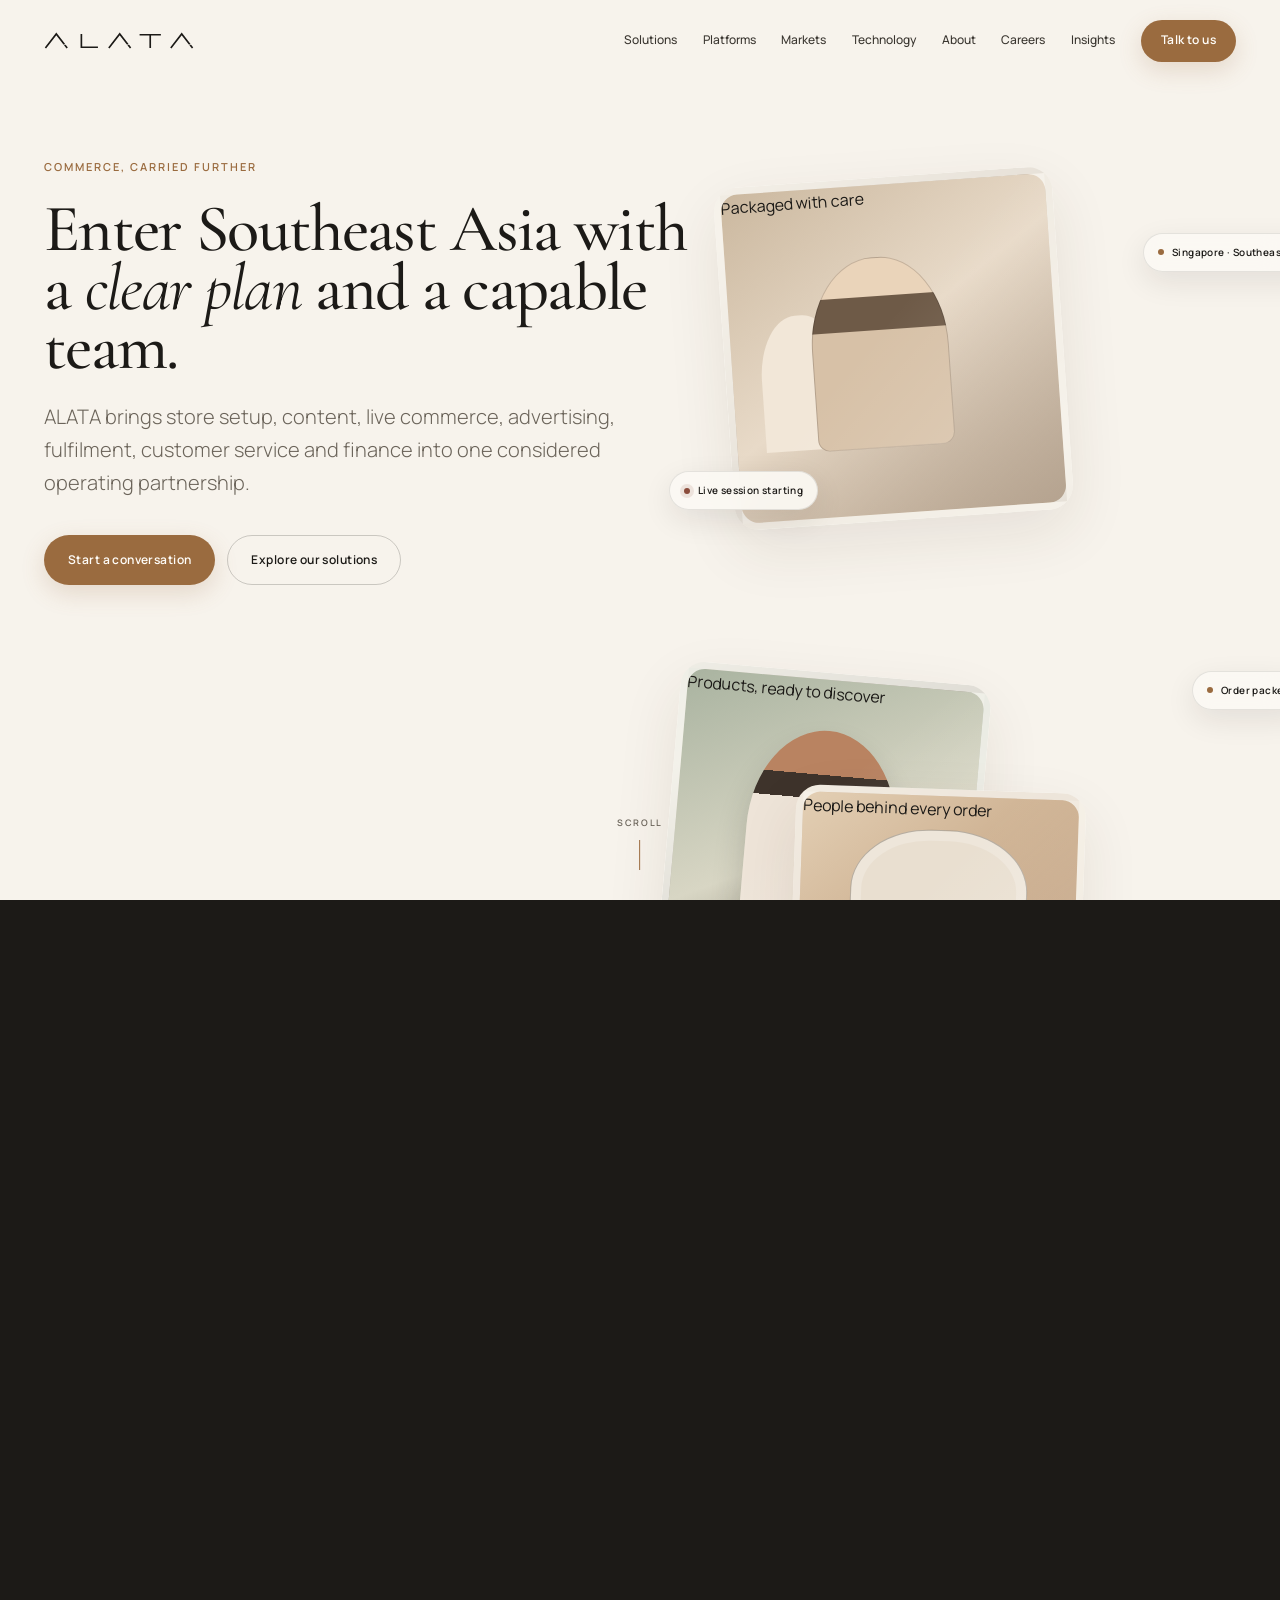
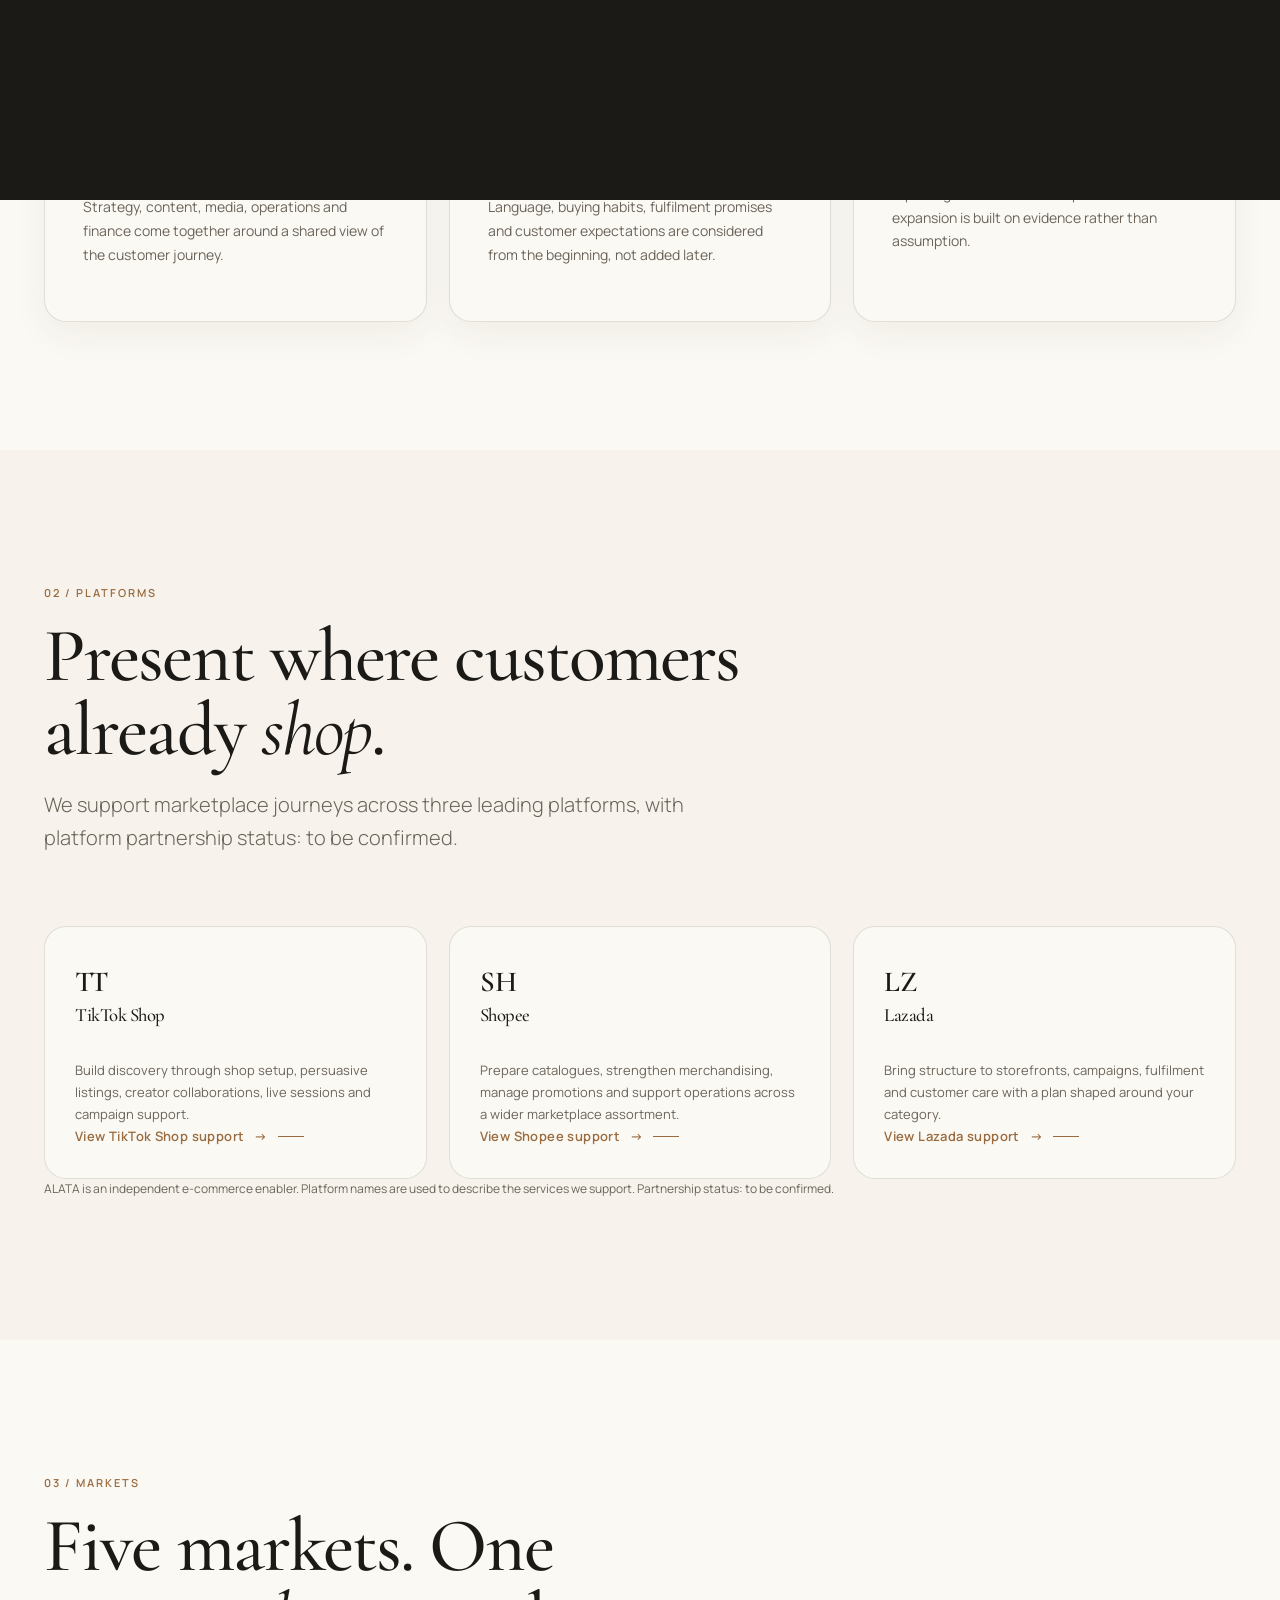
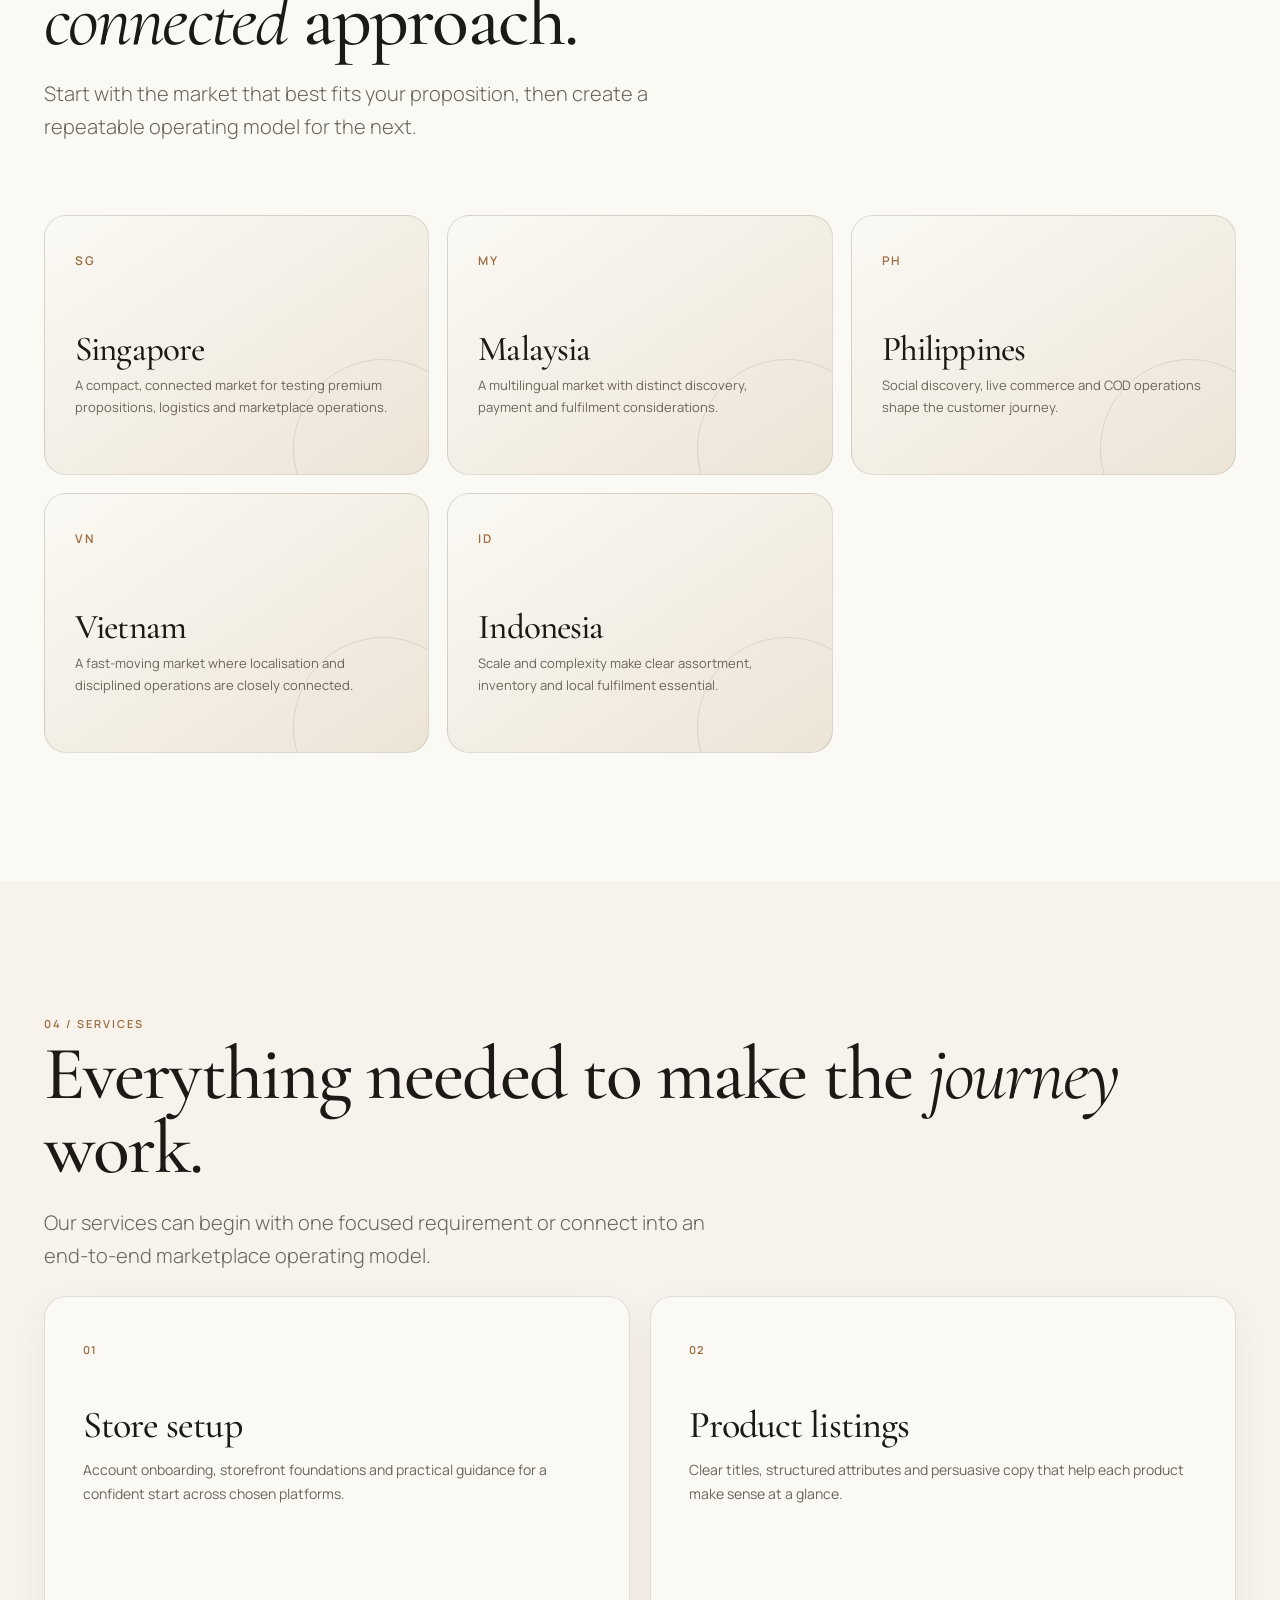
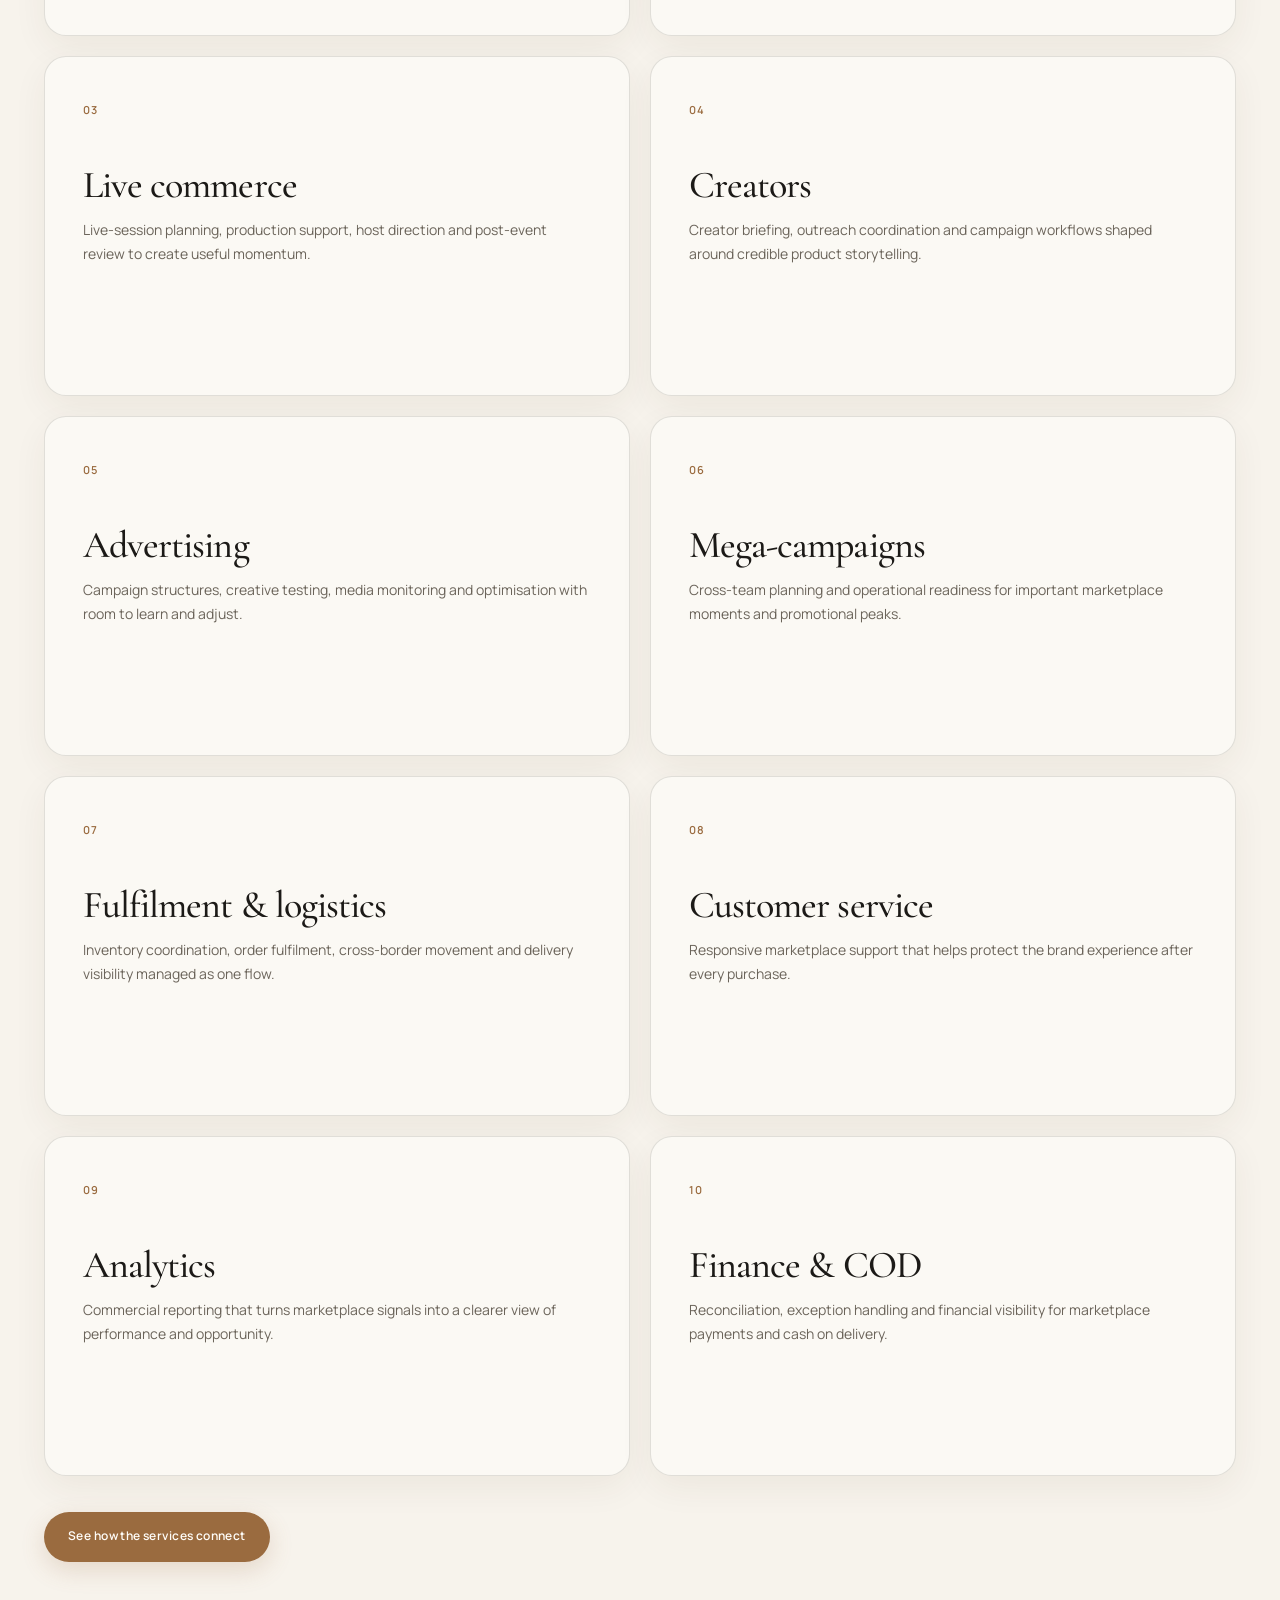
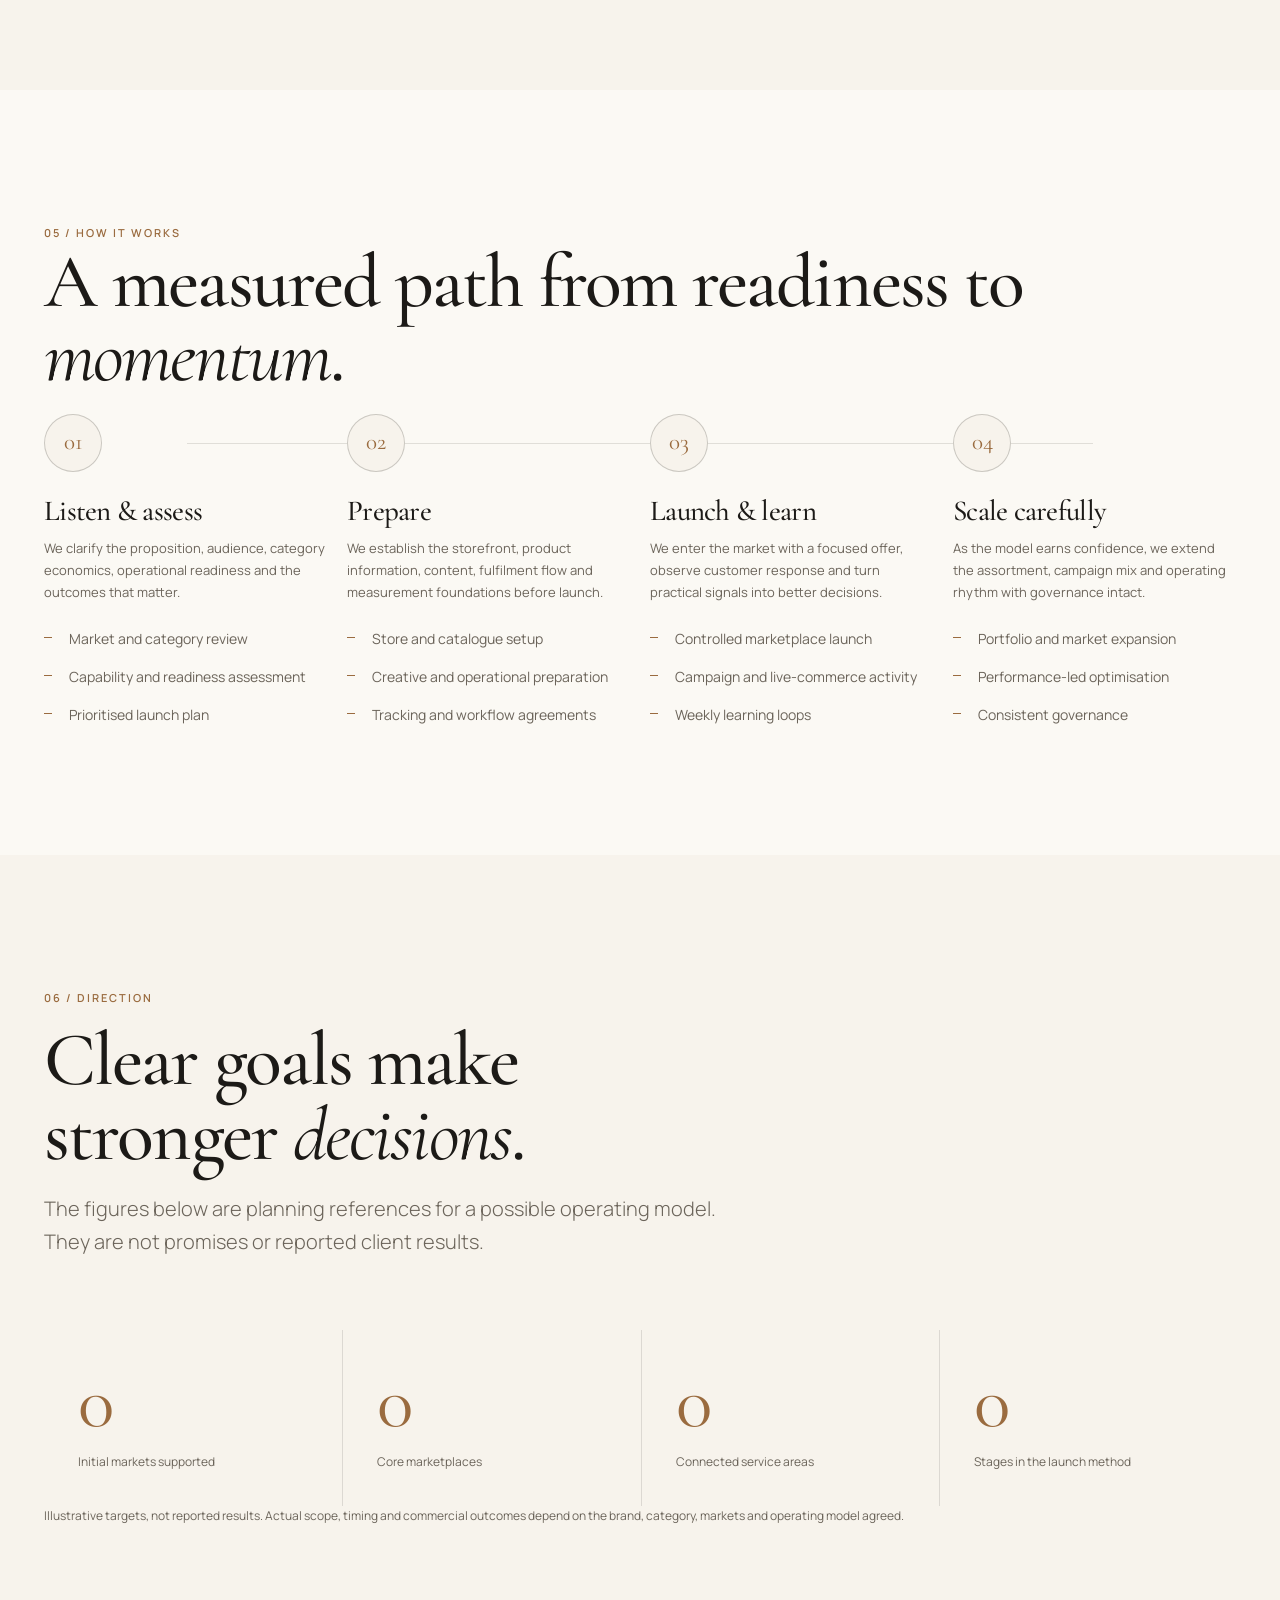
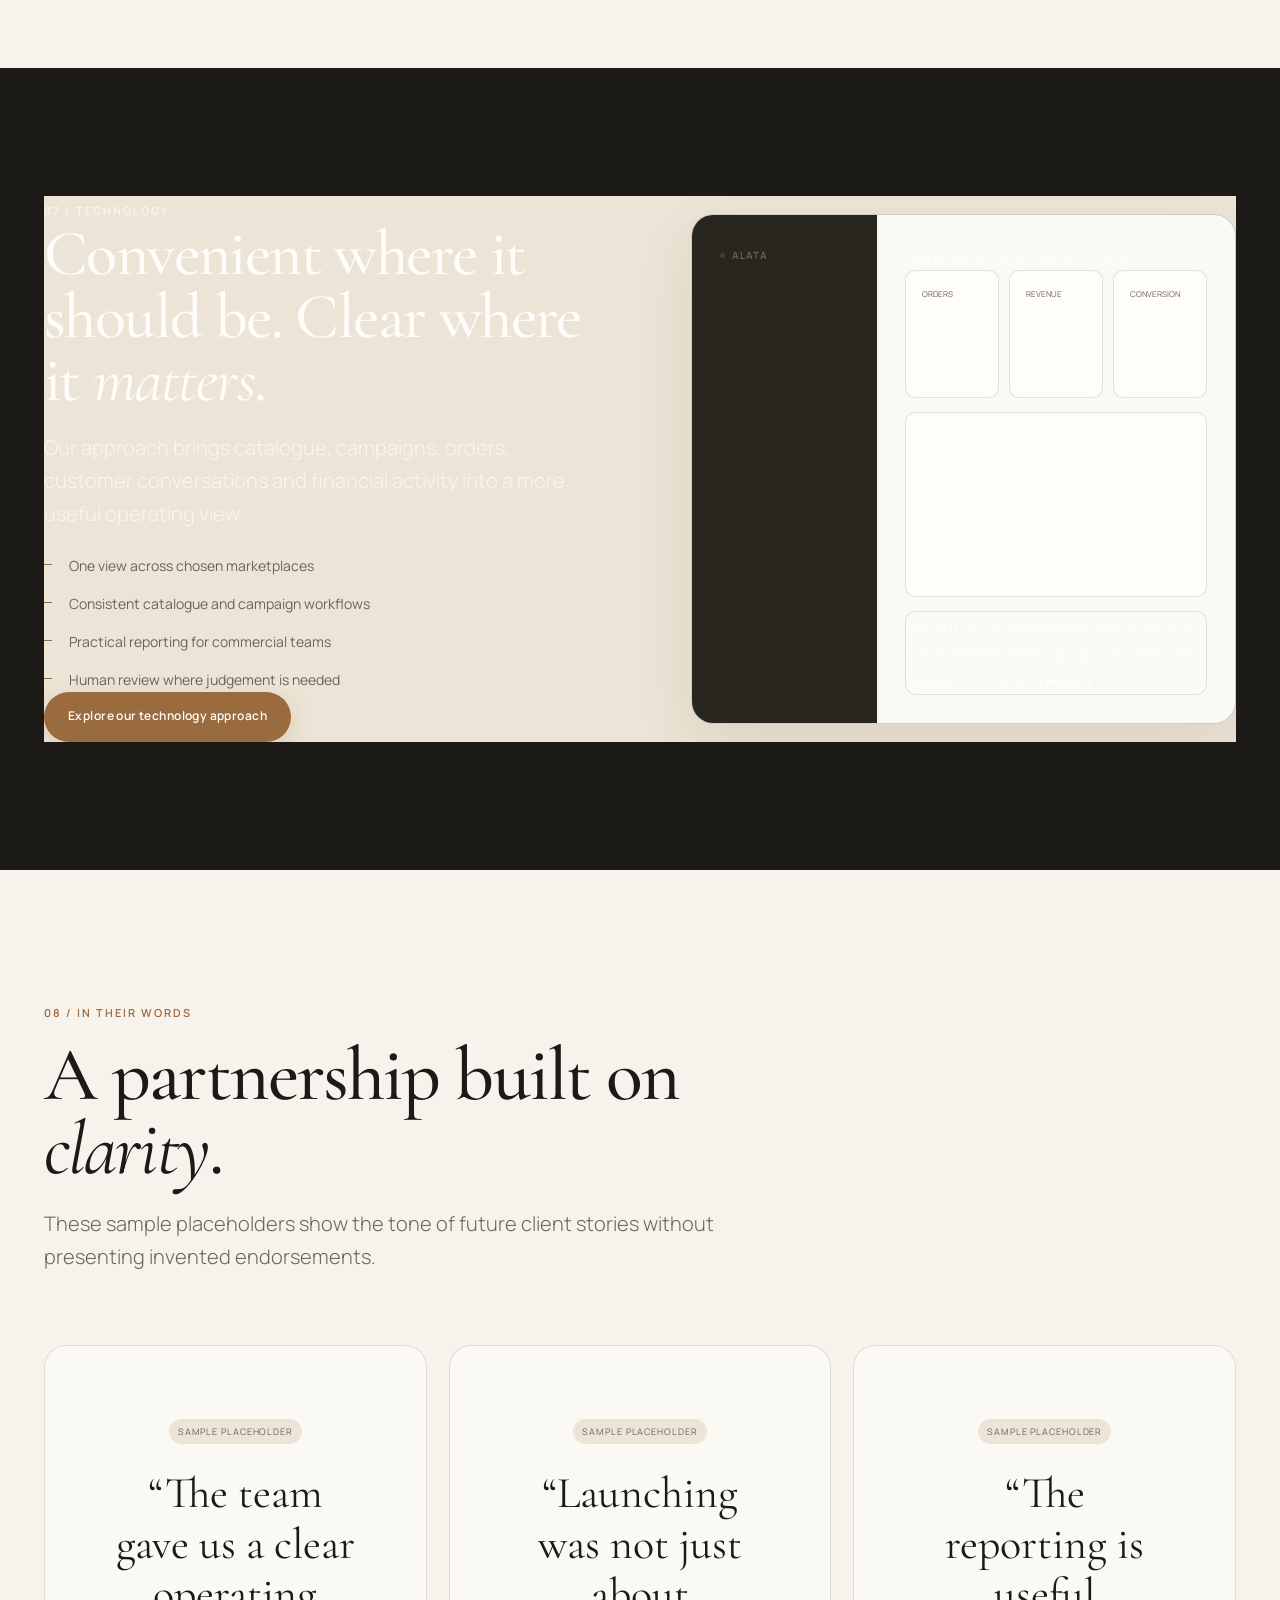
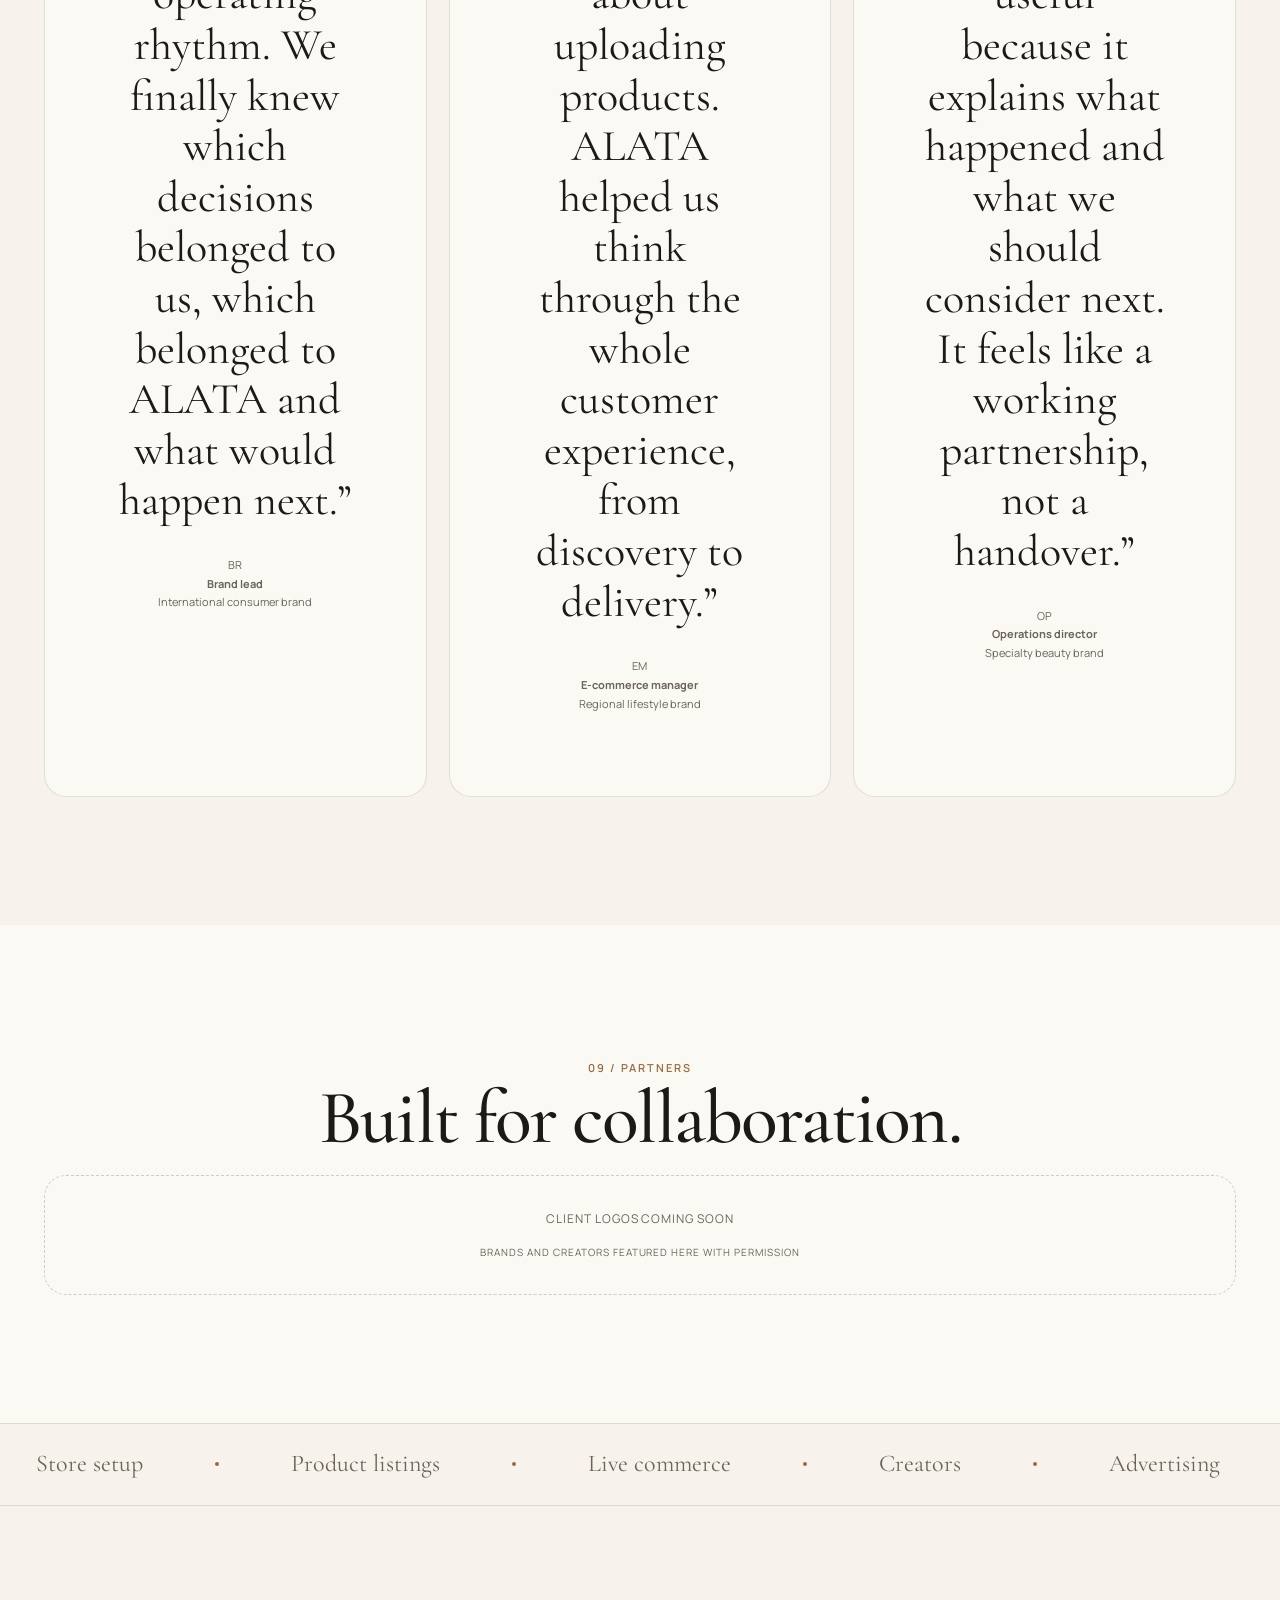
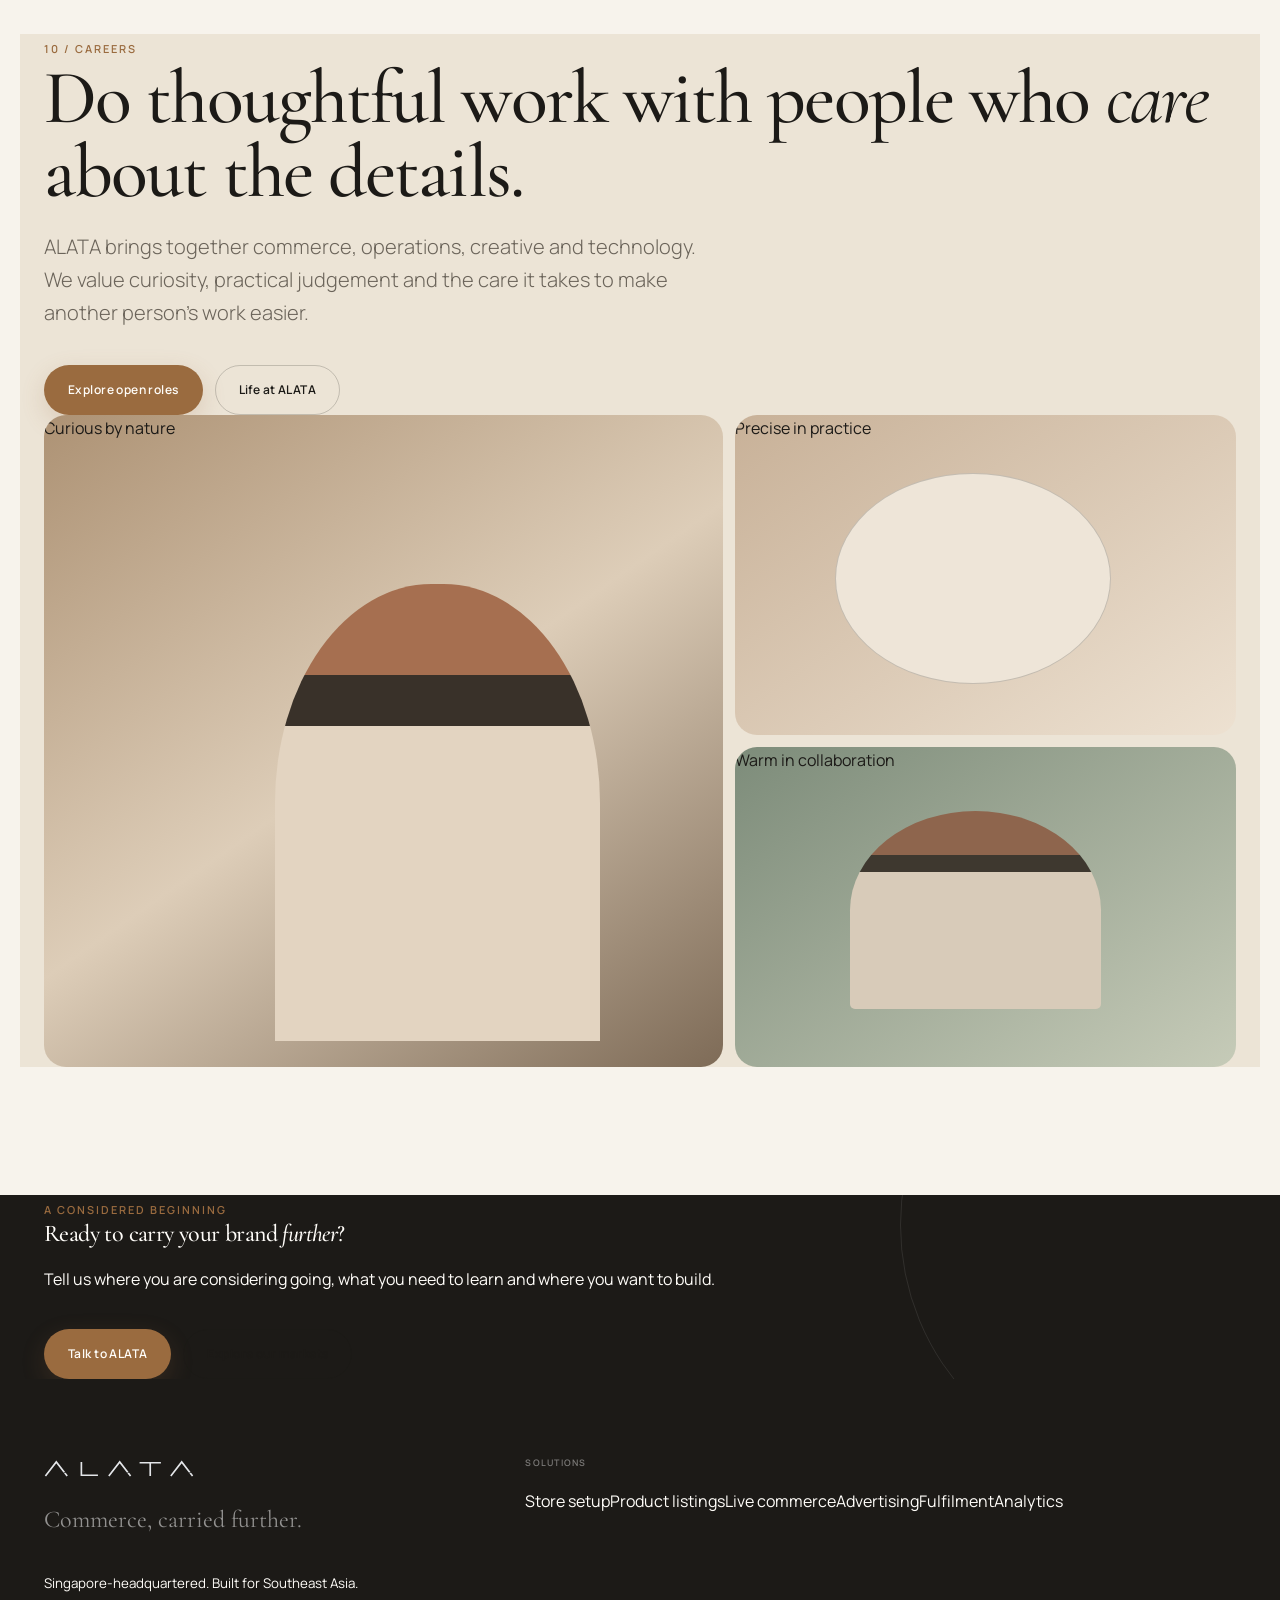
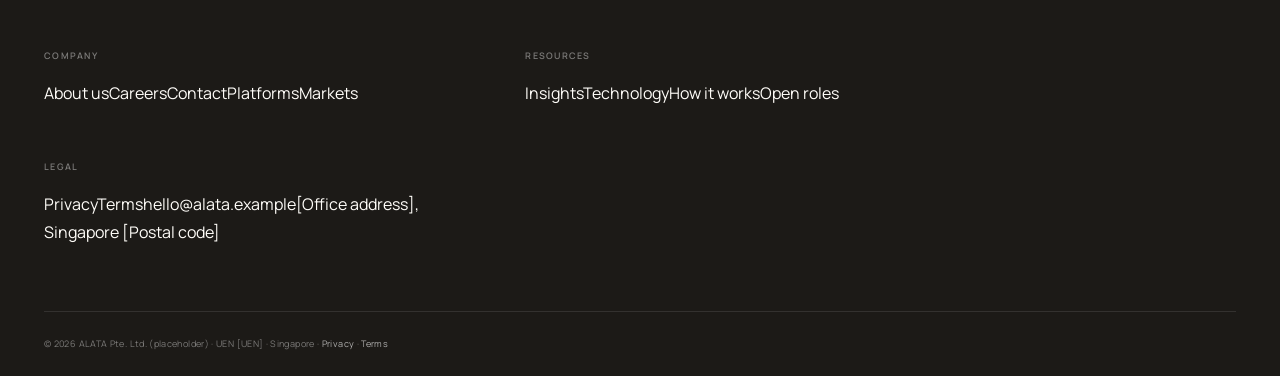
<file: index.html>
<!DOCTYPE html>
<html lang="en-GB">
<head>
<meta charset="utf-8"><meta name="viewport" content="width=device-width,initial-scale=1"><title>ALATA | Commerce, carried further across Southeast Asia</title><meta name="description" content="ALATA is a Singapore-headquartered e-commerce enabler helping international brands launch, grow and operate across TikTok Shop, Shopee and Lazada in Southeast Asia."><meta property="og:title" content="ALATA | Commerce, carried further across Southeast Asia"><meta property="og:description" content="Store setup, content, live commerce, advertising, fulfilment, customer care, analytics and finance for brands entering Southeast Asia."><meta property="og:type" content="website"><meta property="og:image" content="assets/og.svg"><meta name="twitter:card" content="summary_large_image"><link rel="icon" href="assets/favicon.svg" type="image/svg+xml">
<link rel="preconnect" href="https://fonts.googleapis.com"><link href="https://fonts.googleapis.com/css2?family=Cormorant+Garamond:ital,wght@0,400;0,500;0,600;1,400&family=Manrope:wght@300;400;500;600&display=swap" rel="stylesheet"><link rel="stylesheet" href="assets/css/style.css">
</head>
<body class="page-home">
<div class="cursor" aria-hidden="true"><span class="cursor-dot"></span><span class="cursor-ring"></span></div><div class="page-transition" aria-hidden="true"></div>
<header class="site-header"><div class="container nav-inner"><a class="logo" href="index.html"><img src="assets/logo.svg" alt="ALATA" width="150" height="18"></a><nav class="main-nav" aria-label="Main"><ul class="nav-list"><li class="has-mega"><a href="solutions.html">Solutions</a><div class="mega"><div class="mega-grid"><div><a class="mega-link" href="solutions.html#setup"><strong>Launch</strong><span>Store setup and product listings, prepared with care.</span></a><a class="mega-link" href="solutions.html#catalog"><strong>Product catalogue</strong><span>Clear, consistent listings made for discovery.</span></a></div><div><a class="mega-link" href="solutions.html#live"><strong>Grow</strong><span>Live commerce and creator-led storytelling.</span></a><a class="mega-link" href="solutions.html#ads"><strong>Advertising</strong><span>Campaign planning, testing and optimisation.</span></a></div><div><a class="mega-link" href="solutions.html#fulfilment"><strong>Operate</strong><span>Inventory, fulfilment and cross-border logistics.</span></a><a class="mega-link" href="solutions.html#service"><strong>Customer care</strong><span>Responsive support across every order.</span></a></div><div><a class="mega-link" href="solutions.html#analytics"><strong>Measure</strong><span>Clear reporting for better decisions.</span></a><a class="mega-link" href="solutions.html#finance"><strong>Finance</strong><span>COD reconciliation and commercial oversight.</span></a></div><div class="mega-feature"><span class="eyebrow">Behind the scenes</span><strong>One operating layer for your markets</strong><a href="technology.html">Explore our approach</a></div></div></div></li><li><a href="platforms.html">Platforms</a></li><li><a href="markets.html">Markets</a></li><li><a href="technology.html">Technology</a></li><li><a href="about.html">About</a></li><li><a href="careers.html">Careers</a></li><li><a href="insights.html">Insights</a></li></ul></nav><a class="btn btn-primary nav-cta" href="contact.html">Talk to us</a><button class="nav-toggle" aria-label="Menu" aria-expanded="false"><span></span><span></span></button></div></header>

<main id="main">
  <section class="hero">
    <div class="hero-visual" aria-hidden="true">
      <div class="hero-photo photo-packaging"><span>Packaged with care</span></div>
      <div class="hero-photo photo-product"><span>Products, ready to discover</span></div>
      <div class="hero-photo photo-people"><span>People behind every order</span></div>
      <div class="hero-photo photo-market"><span>Built for local moments</span></div>
      <span class="chip chip-order">Order packed</span>
      <span class="chip chip-live">Live session starting</span>
      <span class="chip chip-market">Singapore · Southeast Asia</span>
    </div>
    <div class="container hero-content">
      <span class="eyebrow">Commerce, carried further</span>
      <h1 class="display" data-split>Enter Southeast Asia with a <em>clear plan</em> and a capable team.</h1>
      <p class="lead">ALATA brings store setup, content, live commerce, advertising, fulfilment, customer service and finance into one considered operating partnership.</p>
      <div class="btn-row"><a class="btn btn-primary" href="contact.html">Start a conversation</a><a class="btn btn-ghost" href="solutions.html">Explore our solutions</a></div>
    </div>
    <div class="hero-scroll">Scroll</div>
  </section>

  <section class="section">
    <div class="container">
      <div class="split">
        <div data-reveal>
          <span class="eyebrow">01 / The opportunity</span>
          <h2 class="section-title" data-split>New markets ask for more than a new <em>storefront</em>.</h2>
        </div>
        <div data-reveal>
          <p class="lead">A successful entry depends on how the whole experience holds together: how products are presented, how campaigns are run, how orders reach customers and how every transaction is reconciled.</p>
          <p>ALATA helps international brands build that operating foundation without losing the character that made them worth choosing in the first place. We combine marketplace expertise with local operational care, giving teams a single, accountable partner from preparation through growth.</p>
          <a class="text-link" href="about.html">Why brands work with ALATA <span aria-hidden="true">→</span></a>
        </div>
      </div>
    </div>
  </section>

  <section class="section section-alt">
    <div class="container">
      <div class="grid-3">
        <article class="card" data-reveal data-tilt>
          <span class="card-index">01</span>
          <h3>One accountable team</h3>
          <p>Strategy, content, media, operations and finance come together around a shared view of the customer journey.</p>
        </article>
        <article class="card" data-reveal data-tilt>
          <span class="card-index">02</span>
          <h3>Local detail, kept visible</h3>
          <p>Language, buying habits, fulfilment promises and customer expectations are considered from the beginning, not added later.</p>
        </article>
        <article class="card" data-reveal data-tilt>
          <span class="card-index">03</span>
          <h3>Learning before scale</h3>
          <p>We begin with focused tests, practical reporting and clear decision points so expansion is built on evidence rather than assumption.</p>
        </article>
      </div>
    </div>
  </section>

  <section class="section">
    <div class="container">
      <div class="section-heading">
        <div>
          <span class="eyebrow">02 / Platforms</span>
          <h2 class="section-title" data-split>Present where customers already <em>shop</em>.</h2>
        </div>
        <p class="lead">We support marketplace journeys across three leading platforms, with platform partnership status: to be confirmed.</p>
      </div>
      <div class="grid-3">
        <article class="platform-card" data-reveal>
          <span class="platform-mark">TT</span>
          <h3>TikTok Shop</h3>
          <p>Build discovery through shop setup, persuasive listings, creator collaborations, live sessions and campaign support.</p>
          <a class="text-link" href="platforms.html#tiktok-shop">View TikTok Shop support <span aria-hidden="true">→</span></a>
        </article>
        <article class="platform-card" data-reveal>
          <span class="platform-mark">SH</span>
          <h3>Shopee</h3>
          <p>Prepare catalogues, strengthen merchandising, manage promotions and support operations across a wider marketplace assortment.</p>
          <a class="text-link" href="platforms.html#shopee">View Shopee support <span aria-hidden="true">→</span></a>
        </article>
        <article class="platform-card" data-reveal>
          <span class="platform-mark">LZ</span>
          <h3>Lazada</h3>
          <p>Bring structure to storefronts, campaigns, fulfilment and customer care with a plan shaped around your category.</p>
          <a class="text-link" href="platforms.html#lazada">View Lazada support <span aria-hidden="true">→</span></a>
        </article>
      </div>
      <p class="note">ALATA is an independent e-commerce enabler. Platform names are used to describe the services we support. Partnership status: to be confirmed.</p>
    </div>
  </section>

  <section class="section section-alt">
    <div class="container">
      <div class="section-heading">
        <div>
          <span class="eyebrow">03 / Markets</span>
          <h2 class="section-title" data-split>Five markets. One <em>connected</em> approach.</h2>
        </div>
        <p class="lead">Start with the market that best fits your proposition, then create a repeatable operating model for the next.</p>
      </div>
      <div class="grid-4 market-grid">
        <a class="market-card" href="markets.html#singapore" data-reveal><span class="market-code">SG</span><h3>Singapore</h3><p>A compact, connected market for testing premium propositions, logistics and marketplace operations.</p></a>
        <a class="market-card" href="markets.html#malaysia" data-reveal><span class="market-code">MY</span><h3>Malaysia</h3><p>A multilingual market with distinct discovery, payment and fulfilment considerations.</p></a>
        <a class="market-card" href="markets.html#philippines" data-reveal><span class="market-code">PH</span><h3>Philippines</h3><p>Social discovery, live commerce and COD operations shape the customer journey.</p></a>
        <a class="market-card" href="markets.html#vietnam" data-reveal><span class="market-code">VN</span><h3>Vietnam</h3><p>A fast-moving market where localisation and disciplined operations are closely connected.</p></a>
        <a class="market-card" href="markets.html#indonesia" data-reveal><span class="market-code">ID</span><h3>Indonesia</h3><p>Scale and complexity make clear assortment, inventory and local fulfilment essential.</p></a>
      </div>
    </div>
  </section>

  <section class="section">
    <div class="container">
      <span class="eyebrow">04 / Services</span>
      <h2 class="section-title" data-split>Everything needed to make the <em>journey</em> work.</h2>
      <p class="lead">Our services can begin with one focused requirement or connect into an end-to-end marketplace operating model.</p>
      <div class="grid-4 service-grid">
        <article class="card" data-reveal data-tilt><span class="card-index">01</span><h3>Store setup</h3><p>Account onboarding, storefront foundations and practical guidance for a confident start across chosen platforms.</p></article>
        <article class="card" data-reveal data-tilt><span class="card-index">02</span><h3>Product listings</h3><p>Clear titles, structured attributes and persuasive copy that help each product make sense at a glance.</p></article>
        <article class="card" data-reveal data-tilt><span class="card-index">03</span><h3>Live commerce</h3><p>Live-session planning, production support, host direction and post-event review to create useful momentum.</p></article>
        <article class="card" data-reveal data-tilt><span class="card-index">04</span><h3>Creators</h3><p>Creator briefing, outreach coordination and campaign workflows shaped around credible product storytelling.</p></article>
        <article class="card" data-reveal data-tilt><span class="card-index">05</span><h3>Advertising</h3><p>Campaign structures, creative testing, media monitoring and optimisation with room to learn and adjust.</p></article>
        <article class="card" data-reveal data-tilt><span class="card-index">06</span><h3>Mega-campaigns</h3><p>Cross-team planning and operational readiness for important marketplace moments and promotional peaks.</p></article>
        <article class="card" data-reveal data-tilt><span class="card-index">07</span><h3>Fulfilment & logistics</h3><p>Inventory coordination, order fulfilment, cross-border movement and delivery visibility managed as one flow.</p></article>
        <article class="card" data-reveal data-tilt><span class="card-index">08</span><h3>Customer service</h3><p>Responsive marketplace support that helps protect the brand experience after every purchase.</p></article>
        <article class="card" data-reveal data-tilt><span class="card-index">09</span><h3>Analytics</h3><p>Commercial reporting that turns marketplace signals into a clearer view of performance and opportunity.</p></article>
        <article class="card" data-reveal data-tilt><span class="card-index">10</span><h3>Finance & COD</h3><p>Reconciliation, exception handling and financial visibility for marketplace payments and cash on delivery.</p></article>
      </div>
      <div class="btn-row centre"><a class="btn btn-primary" href="solutions.html">See how the services connect</a></div>
    </div>
  </section>

  <section class="section section-alt">
    <div class="container">
      <span class="eyebrow">05 / How it works</span>
      <h2 class="section-title" data-split>A measured path from readiness to <em>momentum</em>.</h2>
      <div class="process">
        <article class="process-step" data-reveal><span class="step-num">01</span><h3>Listen & assess</h3><p>We clarify the proposition, audience, category economics, operational readiness and the outcomes that matter.</p><ul class="feature-list"><li>Market and category review</li><li>Capability and readiness assessment</li><li>Prioritised launch plan</li></ul></article>
        <article class="process-step" data-reveal><span class="step-num">02</span><h3>Prepare</h3><p>We establish the storefront, product information, content, fulfilment flow and measurement foundations before launch.</p><ul class="feature-list"><li>Store and catalogue setup</li><li>Creative and operational preparation</li><li>Tracking and workflow agreements</li></ul></article>
        <article class="process-step" data-reveal><span class="step-num">03</span><h3>Launch & learn</h3><p>We enter the market with a focused offer, observe customer response and turn practical signals into better decisions.</p><ul class="feature-list"><li>Controlled marketplace launch</li><li>Campaign and live-commerce activity</li><li>Weekly learning loops</li></ul></article>
        <article class="process-step" data-reveal><span class="step-num">04</span><h3>Scale carefully</h3><p>As the model earns confidence, we extend the assortment, campaign mix and operating rhythm with governance intact.</p><ul class="feature-list"><li>Portfolio and market expansion</li><li>Performance-led optimisation</li><li>Consistent governance</li></ul></article>
      </div>
    </div>
  </section>

  <section class="section">
    <div class="container">
      <div class="section-heading">
        <div>
          <span class="eyebrow">06 / Direction</span>
          <h2 class="section-title" data-split>Clear goals make stronger <em>decisions</em>.</h2>
        </div>
        <p class="lead">The figures below are planning references for a possible operating model. They are not promises or reported client results.</p>
      </div>
      <div class="stats">
        <div class="stat" data-reveal><span class="stat-num" data-count="5" data-suffix="">0</span><span class="stat-label">Initial markets supported</span></div>
        <div class="stat" data-reveal><span class="stat-num" data-count="3" data-suffix="">0</span><span class="stat-label">Core marketplaces</span></div>
        <div class="stat" data-reveal><span class="stat-num" data-count="10" data-suffix="">0</span><span class="stat-label">Connected service areas</span></div>
        <div class="stat" data-reveal><span class="stat-num" data-count="4" data-suffix="">0</span><span class="stat-label">Stages in the launch method</span></div>
      </div>
      <p class="note">Illustrative targets, not reported results. Actual scope, timing and commercial outcomes depend on the brand, category, markets and operating model agreed.</p>
    </div>
  </section>

  <section class="section section-dark">
    <div class="container">
      <div class="split technology-teaser">
        <div data-reveal>
          <span class="eyebrow">07 / Technology</span>
          <h2 class="section-title" data-split>Convenient where it should be. Clear where it <em>matters</em>.</h2>
          <p class="lead">Our approach brings catalogue, campaigns, orders, customer conversations and financial activity into a more useful operating view.</p>
          <ul class="feature-list"><li>One view across chosen marketplaces</li><li>Consistent catalogue and campaign workflows</li><li>Practical reporting for commercial teams</li><li>Human review where judgement is needed</li></ul>
          <a class="btn btn-primary" href="technology.html">Explore our technology approach</a>
        </div>
        <div class="dashboard-mock" data-reveal aria-label="Illustrative dashboard interface">
          <div class="dash-sidebar"><span class="badge">ALATA</span><i></i><i></i><i></i><i></i></div>
          <div class="dash-main">
            <div class="dash-heading"><span>Marketplace overview</span><small>Illustrative view</small></div>
            <div class="dash-kpi-grid">
              <div class="dash-kpi"><small>Orders</small><strong>—</strong><span>Live view</span></div>
              <div class="dash-kpi"><small>Revenue</small><strong>—</strong><span>Live view</span></div>
              <div class="dash-kpi"><small>Conversion</small><strong>—</strong><span>Live view</span></div>
            </div>
            <div class="dash-chart" aria-hidden="true"><i style="height:34%"></i><i style="height:48%"></i><i style="height:42%"></i><i style="height:68%"></i><i style="height:58%"></i><i style="height:82%"></i><i style="height:72%"></i><i style="height:91%"></i></div>
            <div class="dash-table"><span>Recent activity</span><span>Marketplace</span><span>Status</span><span>Order confirmed</span><span>Shopee</span><span>In progress</span><span>Collection booked</span><span>TikTok Shop</span><span>Ready</span></div>
          </div>
        </div>
      </div>
    </div>
  </section>

  <section class="section">
    <div class="container">
      <div class="section-heading">
        <div>
          <span class="eyebrow">08 / In their words</span>
          <h2 class="section-title" data-split>A partnership built on <em>clarity</em>.</h2>
        </div>
        <p class="lead">These sample placeholders show the tone of future client stories without presenting invented endorsements.</p>
      </div>
      <div class="grid-3">
        <article class="testimonial" data-reveal>
          <span class="placeholder-tag">Sample placeholder</span>
          <blockquote>“The team gave us a clear operating rhythm. We finally knew which decisions belonged to us, which belonged to ALATA and what would happen next.”</blockquote>
          <div class="testimonial-person"><span class="person-mark">BR</span><p><strong>Brand lead</strong><br>International consumer brand</p></div>
        </article>
        <article class="testimonial" data-reveal>
          <span class="placeholder-tag">Sample placeholder</span>
          <blockquote>“Launching was not just about uploading products. ALATA helped us think through the whole customer experience, from discovery to delivery.”</blockquote>
          <div class="testimonial-person"><span class="person-mark">EM</span><p><strong>E-commerce manager</strong><br>Regional lifestyle brand</p></div>
        </article>
        <article class="testimonial" data-reveal>
          <span class="placeholder-tag">Sample placeholder</span>
          <blockquote>“The reporting is useful because it explains what happened and what we should consider next. It feels like a working partnership, not a handover.”</blockquote>
          <div class="testimonial-person"><span class="person-mark">OP</span><p><strong>Operations director</strong><br>Specialty beauty brand</p></div>
        </article>
      </div>
    </div>
  </section>

  <section class="section section-alt logo-section">
    <div class="container">
      <span class="eyebrow">09 / Partners</span>
      <h2 class="section-title" data-split>Built for collaboration.</h2>
      <div class="logo-strip-placeholder" data-reveal><span>Client logos coming soon</span><small>Brands and creators featured here with permission</small></div>
    </div>
  </section>

  <section class="marquee" aria-label="ALATA service areas">
    <div class="marquee-track">
      <span>Store setup</span><span>Product listings</span><span>Live commerce</span><span>Creators</span><span>Advertising</span><span>Mega-campaigns</span><span>Fulfilment</span><span>Customer service</span><span>Analytics</span><span>Finance & COD</span>
    </div>
  </section>

  <section class="section">
    <div class="container careers-teaser">
      <div data-reveal>
        <span class="eyebrow">10 / Careers</span>
        <h2 class="section-title" data-split>Do thoughtful work with people who <em>care</em> about the details.</h2>
        <p class="lead">ALATA brings together commerce, operations, creative and technology. We value curiosity, practical judgement and the care it takes to make another person’s work easier.</p>
        <div class="btn-row"><a class="btn btn-primary" href="careers.html">Explore open roles</a><a class="btn btn-ghost" href="careers.html#life-at-alata">Life at ALATA</a></div>
      </div>
      <div class="career-collage" data-reveal aria-hidden="true">
        <div class="career-panel panel-one"><span>Curious by nature</span></div>
        <div class="career-panel panel-two"><span>Precise in practice</span></div>
        <div class="career-panel panel-three"><span>Warm in collaboration</span></div>
      </div>
    </div>
  </section>

  <section class="cta-band">
    <div class="container">
      <div data-reveal>
        <span class="eyebrow">A considered beginning</span>
        <h2>Ready to carry your brand <em>further</em>?</h2>
        <p>Tell us where you are considering going, what you need to learn and where you want to build.</p>
        <div class="btn-row"><a class="btn btn-primary" href="contact.html">Talk to ALATA</a><a class="btn btn-ghost" href="markets.html">Explore our markets</a></div>
      </div>
    </div>
  </section>
</main>

<footer class="site-footer"><div class="container"><div class="footer-top"><div class="footer-brand"><a class="logo" href="index.html"><img src="assets/logo.svg" alt="ALATA" width="150" height="18"></a><p>Commerce, carried further.</p><small>Singapore-headquartered. Built for Southeast Asia.</small></div><div class="footer-column"><h3>Solutions</h3><a href="solutions.html#setup">Store setup</a><a href="solutions.html#catalog">Product listings</a><a href="solutions.html#live">Live commerce</a><a href="solutions.html#ads">Advertising</a><a href="solutions.html#fulfilment">Fulfilment</a><a href="solutions.html#analytics">Analytics</a></div><div class="footer-column"><h3>Company</h3><a href="about.html">About us</a><a href="careers.html">Careers</a><a href="contact.html">Contact</a><a href="platforms.html">Platforms</a><a href="markets.html">Markets</a></div><div class="footer-column"><h3>Resources</h3><a href="insights.html">Insights</a><a href="technology.html">Technology</a><a href="solutions.html">How it works</a><a href="careers.html">Open roles</a></div><div class="footer-column"><h3>Legal</h3><a href="privacy.html">Privacy</a><a href="terms.html">Terms</a><a href="contact.html">hello@alata.example</a><span>[Office address], Singapore [Postal code]</span></div></div><div class="footer-bottom">© <span data-footer-year>2026</span> ALATA Pte. Ltd. (placeholder) · UEN [UEN] · Singapore · <a href="privacy.html">Privacy</a> · <a href="terms.html">Terms</a></div></div></footer>
</body>
</html>
</file>
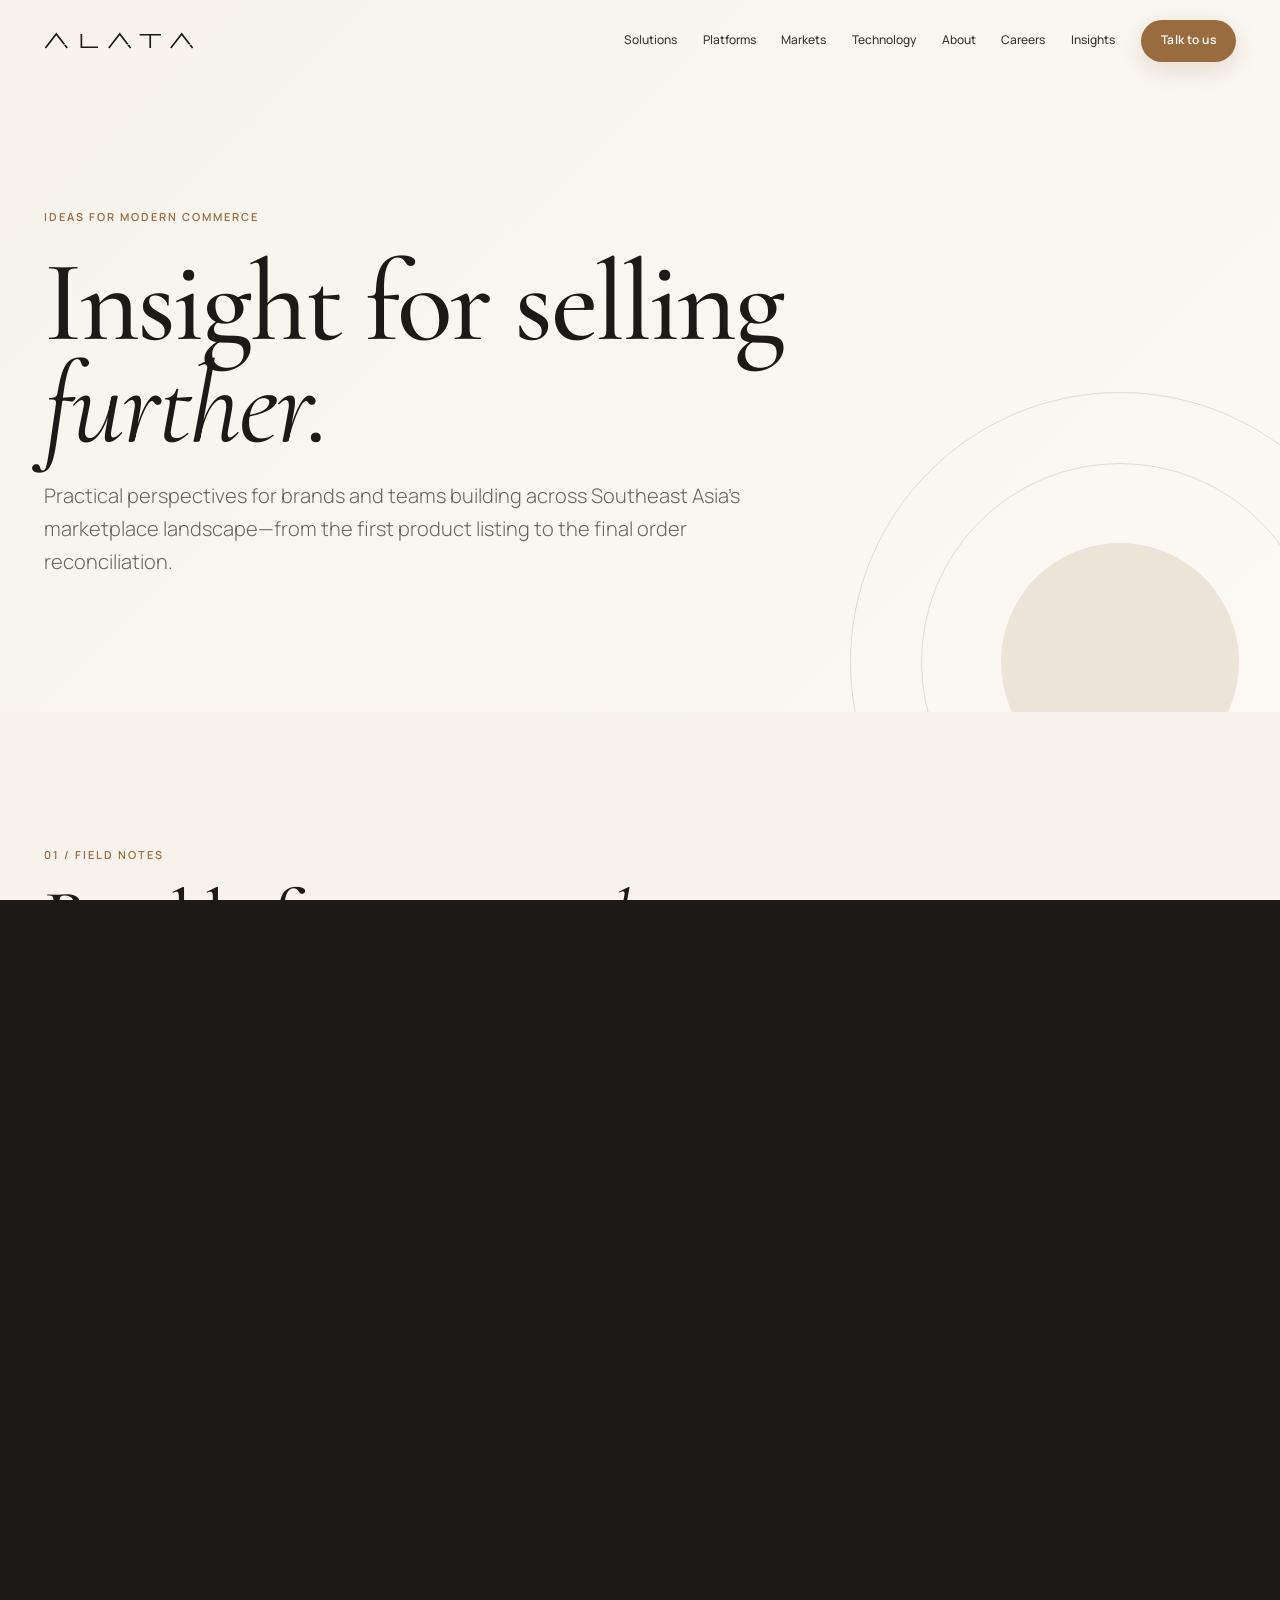
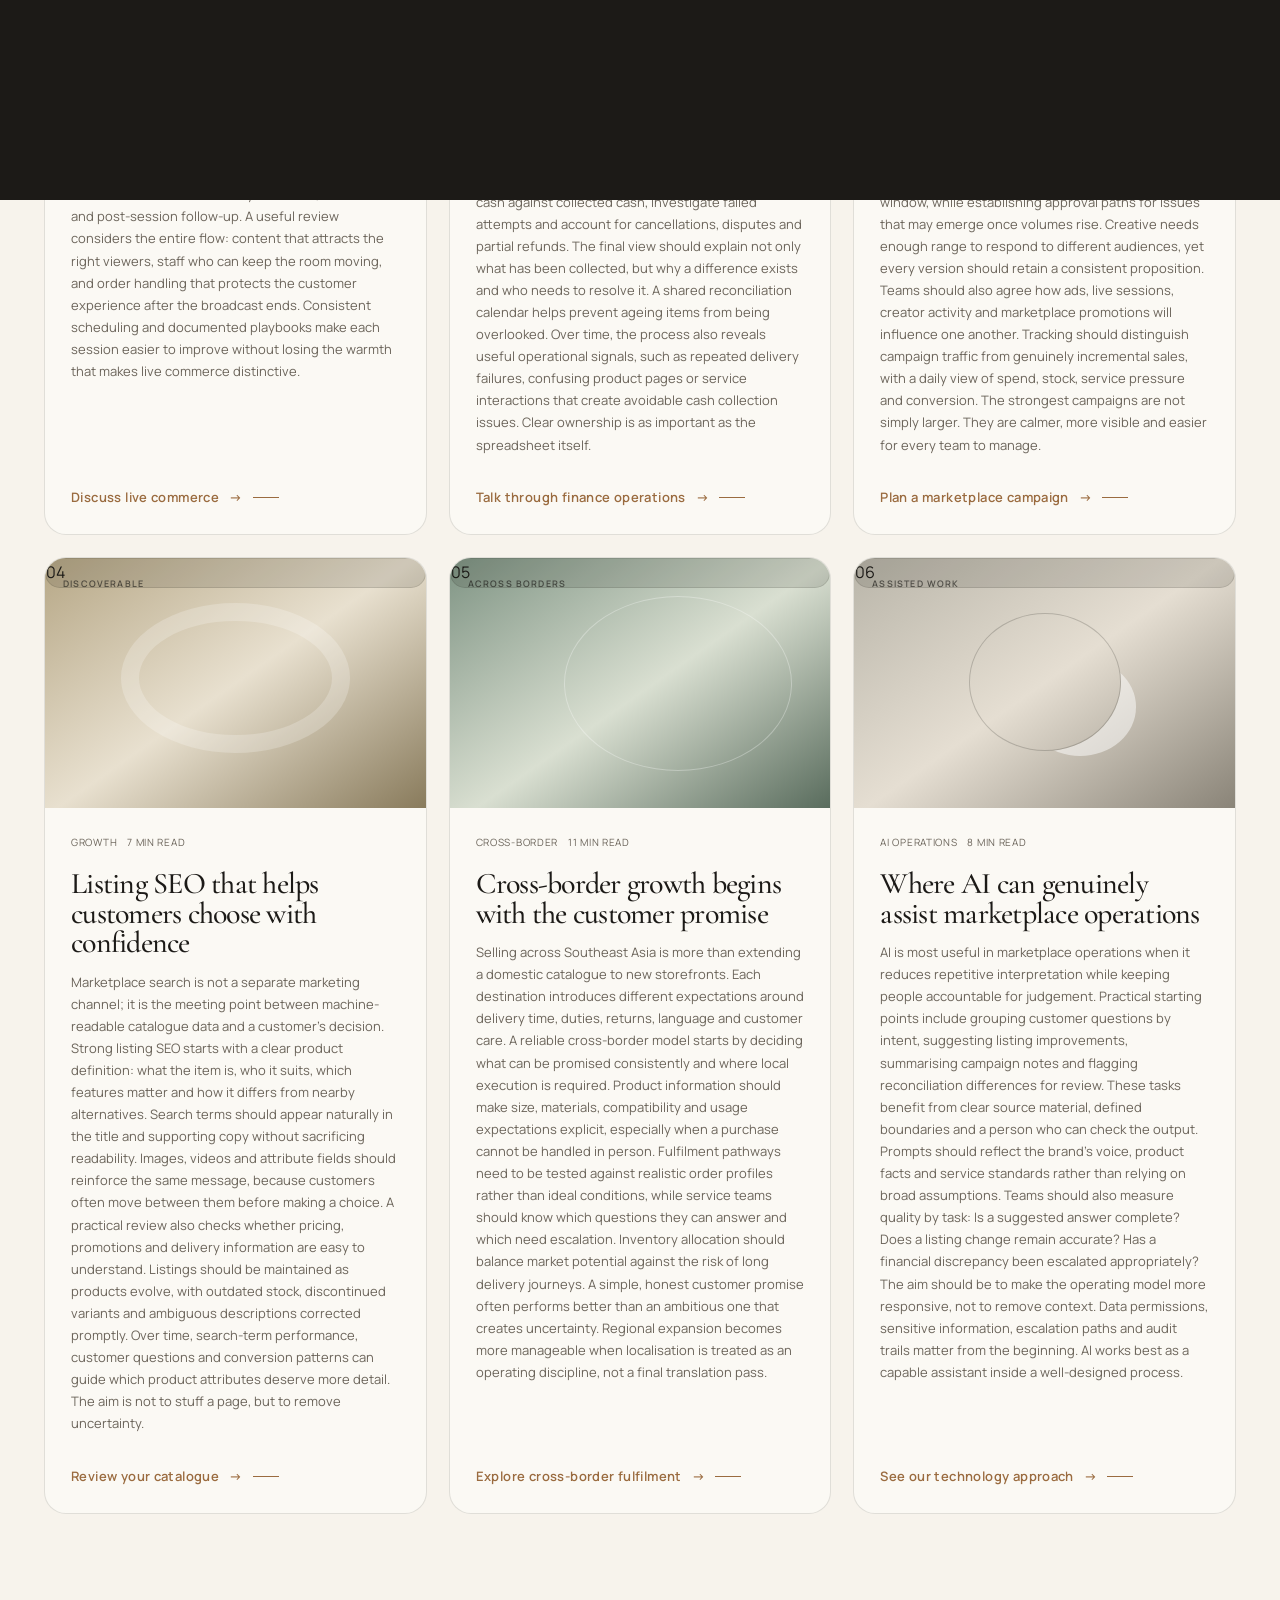
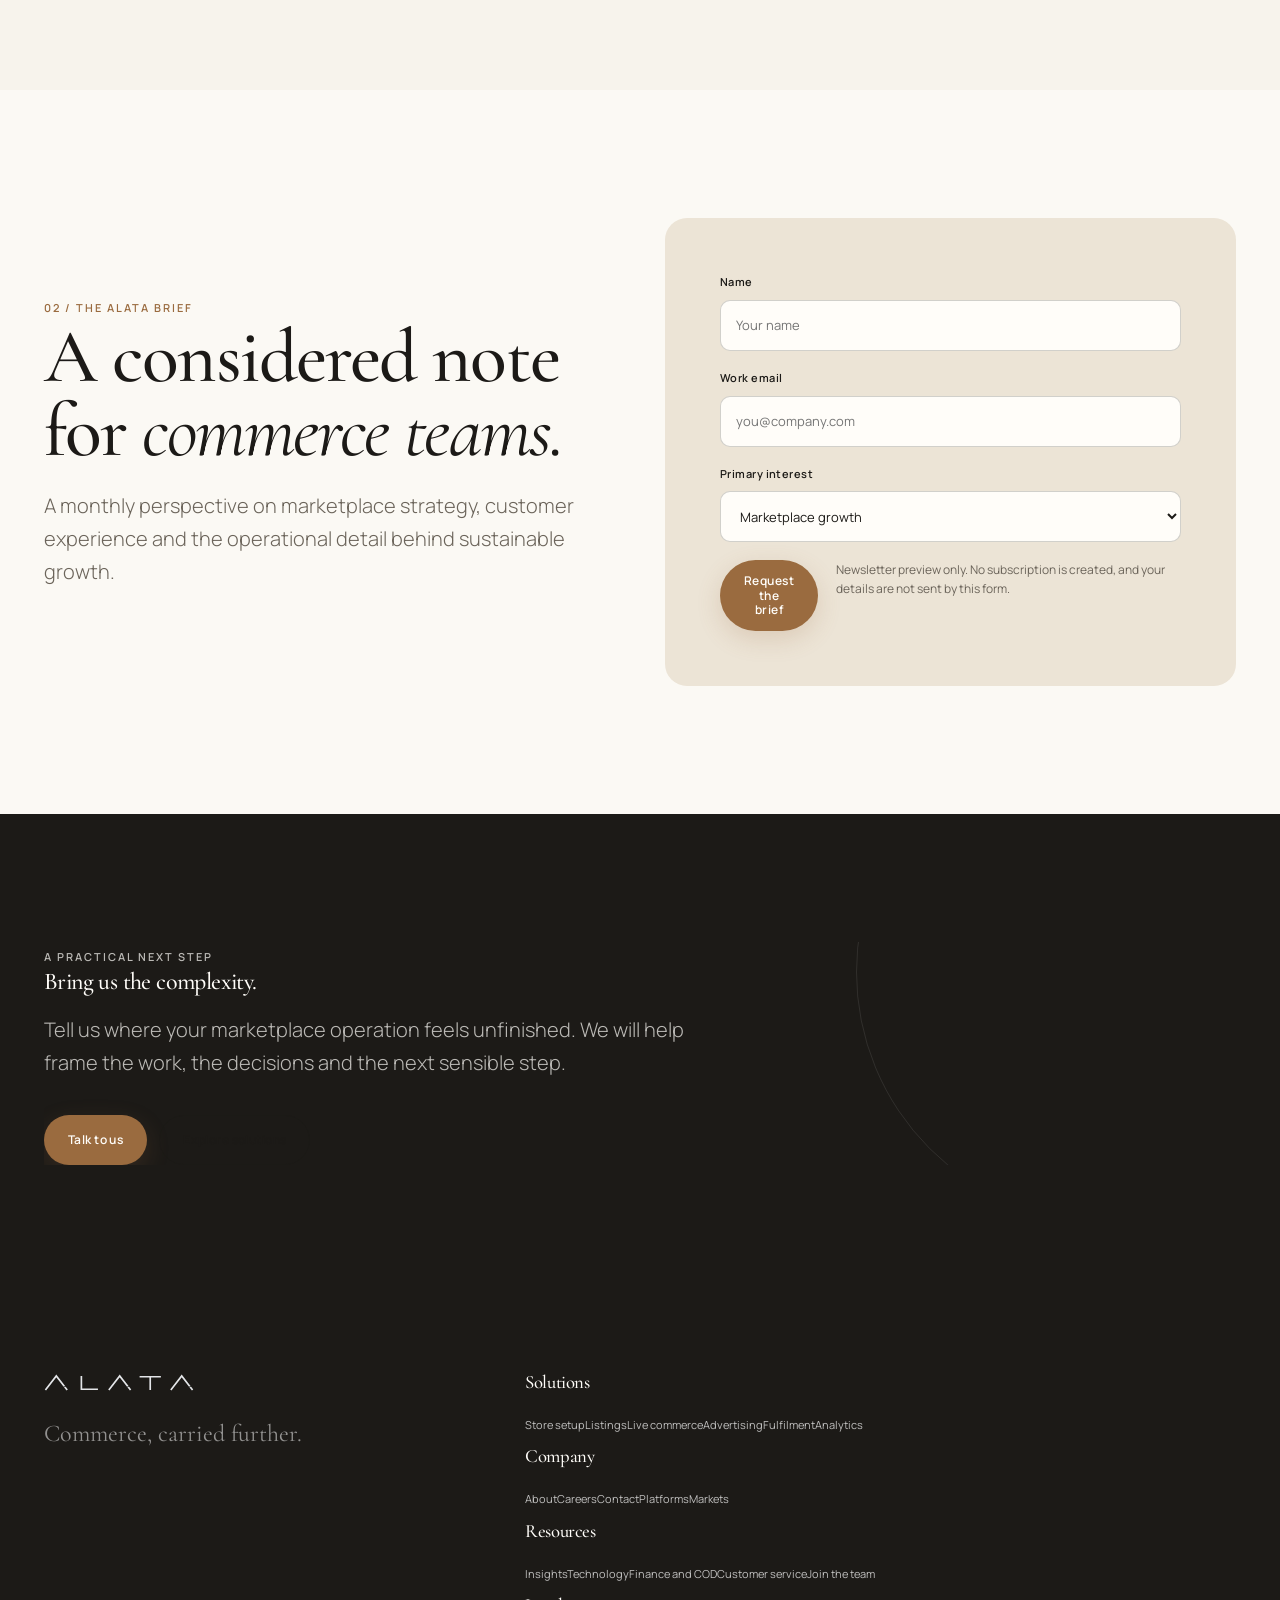
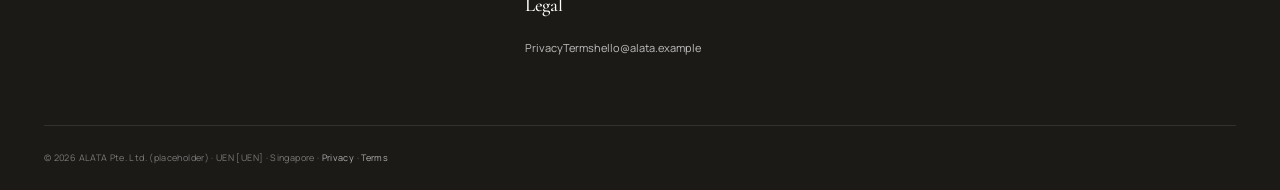
<file: insights.html>
<!DOCTYPE html>
<html lang="en">
<head>
<meta charset="utf-8"><meta name="viewport" content="width=device-width,initial-scale=1"><title>Insights | ALATA</title><meta name="description" content="Practical perspectives on Southeast Asian marketplace selling, from live commerce and catalogue strategy to cross-border operations, campaign planning and AI-enabled workflows."><meta property="og:title" content="Insights | ALATA"><meta property="og:description" content="Practical perspectives for brands and sellers building across Southeast Asia's marketplace landscape."><meta property="og:type" content="website"><meta property="og:image" content="assets/og.svg"><meta name="twitter:card" content="summary_large_image"><link rel="icon" href="assets/favicon.svg" type="image/svg+xml">
<link rel="preconnect" href="https://fonts.googleapis.com"><link href="https://fonts.googleapis.com/css2?family=Cormorant+Garamond:ital,wght@0,400;0,500;0,600;1,400&family=Manrope:wght@300;400;500;600&display=swap" rel="stylesheet"><link rel="stylesheet" href="assets/css/style.css">
</head>
<body class="page-insights">
<div class="cursor" aria-hidden="true"><span class="cursor-dot"></span><span class="cursor-ring"></span></div><div class="page-transition" aria-hidden="true"></div>
<header class="site-header"><div class="container nav-inner"><a class="logo" href="index.html"><img src="assets/logo.svg" alt="ALATA" width="150" height="18"></a><nav class="main-nav" aria-label="Main"><ul class="nav-list"><li class="has-mega"><a href="solutions.html">Solutions</a><div class="mega"><div class="mega-grid"><div><a class="mega-link" href="solutions.html#setup"><strong>Launch</strong><span>Store setup and a ready-to-sell foundation.</span></a><a class="mega-link" href="solutions.html#catalog"><strong>Listings</strong><span>Product pages built to be discovered.</span></a></div><div><a class="mega-link" href="solutions.html#live"><strong>Grow</strong><span>Live commerce and creator activity.</span></a><a class="mega-link" href="solutions.html#ads"><strong>Advertising</strong><span>Focused spend and campaign support.</span></a></div><div><a class="mega-link" href="solutions.html#fulfilment"><strong>Operate</strong><span>Fulfilment, logistics and service.</span></a><a class="mega-link" href="solutions.html#service"><strong>Customer care</strong><span>Responsive support across channels.</span></a></div><div><a class="mega-link" href="solutions.html#analytics"><strong>Measure</strong><span>Clear reporting for better decisions.</span></a><a class="mega-link" href="solutions.html#finance"><strong>Finance</strong><span>Reconciliation and cash-flow visibility.</span></a></div><div class="mega-feature"><span class="eyebrow">Behind the work</span><strong>One connected operating model</strong><a href="technology.html">Explore our approach <span aria-hidden="true">→</span></a></div></div></div></li><li><a href="platforms.html">Platforms</a></li><li><a href="markets.html">Markets</a></li><li><a href="technology.html">Technology</a></li><li><a href="about.html">About</a></li><li><a href="careers.html">Careers</a></li><li><a href="insights.html">Insights</a></li></ul></nav><a class="btn btn-primary nav-cta" href="contact.html">Talk to us</a><button class="nav-toggle" aria-label="Menu" aria-expanded="false"><span></span><span></span></button></div></header>
<main id="main">
  <section class="page-hero">
    <div class="container">
      <span class="eyebrow">Ideas for modern commerce</span>
      <h1 class="display" data-split>Insight for selling <em>further.</em></h1>
      <p class="lead">Practical perspectives for brands and teams building across Southeast Asia's marketplace landscape—from the first product listing to the final order reconciliation.</p>
    </div>
    <div class="hero-ornament" aria-hidden="true"></div>
  </section>

  <section class="section">
    <div class="container">
      <div class="section-heading" data-reveal>
        <div>
          <span class="eyebrow">01 / Field notes</span>
          <h2 class="section-title" data-split>Read before you <em>ready.</em></h2>
        </div>
        <p class="lead">Marketplace growth rarely comes from a single tactic. These notes explore how catalogue, content, campaign, fulfilment and operational decisions work together across the region.</p>
      </div>

      <div class="filter-bar" role="group" aria-label="Filter insights by category" data-reveal>
        <button class="filter-btn is-active" type="button" data-filter="all" aria-pressed="true">All insights</button>
        <button class="filter-btn" type="button" data-filter="live-commerce" aria-pressed="false">Live commerce</button>
        <button class="filter-btn" type="button" data-filter="operations" aria-pressed="false">Operations</button>
        <button class="filter-btn" type="button" data-filter="growth" aria-pressed="false">Growth</button>
        <button class="filter-btn" type="button" data-filter="cross-border" aria-pressed="false">Cross-border</button>
        <button class="filter-btn" type="button" data-filter="ai-ops" aria-pressed="false">AI operations</button>
      </div>

      <div class="grid-3 insight-grid">
        <article class="article-card" data-category="live-commerce" data-reveal>
          <div class="article-visual article-visual-live" aria-hidden="true">
            <span class="article-index">01</span>
            <span class="visual-label">On air</span>
          </div>
          <div class="article-content">
            <div class="article-meta"><span>Live commerce</span><span>8 min read</span></div>
            <h3>Designing live commerce as a service, not an event</h3>
            <p>Live selling works best when it is treated as a repeatable customer journey rather than an occasional broadcast. Preparation should begin with the product mix, demonstration order, pricing logic and support coverage for every session. Hosts need concise product prompts, credible demonstrations and clear ways to handle questions about variants, delivery or returns. Teams should also plan how live demand moves into inventory allocation, fulfilment and post-session follow-up. A useful review considers the entire flow: content that attracts the right viewers, staff who can keep the room moving, and order handling that protects the customer experience after the broadcast ends. Consistent scheduling and documented playbooks make each session easier to improve without losing the warmth that makes live commerce distinctive.</p>
            <a class="text-link" href="contact.html">Discuss live commerce <span aria-hidden="true">→</span></a>
          </div>
        </article>

        <article class="article-card" data-category="operations" data-reveal>
          <div class="article-visual article-visual-finance" aria-hidden="true">
            <span class="article-index">02</span>
            <span class="visual-label">Reconciled</span>
          </div>
          <div class="article-content">
            <div class="article-meta"><span>Operations</span><span>10 min read</span></div>
            <h3>Cash on delivery reconciliation without the weekly scramble</h3>
            <p>Cash on delivery can create a settlement problem when marketplace payouts, courier collections, failed deliveries and customer refunds are recorded in different places. A disciplined process begins by defining one source for order-level financial data and a common set of reference details for every transaction. Teams then need to match expected cash against collected cash, investigate failed attempts and account for cancellations, disputes and partial refunds. The final view should explain not only what has been collected, but why a difference exists and who needs to resolve it. A shared reconciliation calendar helps prevent ageing items from being overlooked. Over time, the process also reveals useful operational signals, such as repeated delivery failures, confusing product pages or service interactions that create avoidable cash collection issues. Clear ownership is as important as the spreadsheet itself.</p>
            <a class="text-link" href="contact.html">Talk through finance operations <span aria-hidden="true">→</span></a>
          </div>
        </article>

        <article class="article-card" data-category="growth" data-reveal>
          <div class="article-visual article-visual-campaign" aria-hidden="true">
            <span class="article-index">03</span>
            <span class="visual-label">Campaign room</span>
          </div>
          <div class="article-content">
            <div class="article-meta"><span>Growth</span><span>9 min read</span></div>
            <h3>Mega campaigns: preparing the business before the countdown</h3>
            <p>A marketplace mega campaign can concentrate demand, but only if the surrounding operation is ready. Inventory, pricing, creative assets, promotion mechanics and fulfilment capacity should be reviewed together rather than owned by separate teams. A useful planning phase maps customer demand to stock by location and expected delivery window, while establishing approval paths for issues that may emerge once volumes rise. Creative needs enough range to respond to different audiences, yet every version should retain a consistent proposition. Teams should also agree how ads, live sessions, creator activity and marketplace promotions will influence one another. Tracking should distinguish campaign traffic from genuinely incremental sales, with a daily view of spend, stock, service pressure and conversion. The strongest campaigns are not simply larger. They are calmer, more visible and easier for every team to manage.</p>
            <a class="text-link" href="contact.html">Plan a marketplace campaign <span aria-hidden="true">→</span></a>
          </div>
        </article>

        <article class="article-card" data-category="growth" data-reveal>
          <div class="article-visual article-visual-seo" aria-hidden="true">
            <span class="article-index">04</span>
            <span class="visual-label">Discoverable</span>
          </div>
          <div class="article-content">
            <div class="article-meta"><span>Growth</span><span>7 min read</span></div>
            <h3>Listing SEO that helps customers choose with confidence</h3>
            <p>Marketplace search is not a separate marketing channel; it is the meeting point between machine-readable catalogue data and a customer's decision. Strong listing SEO starts with a clear product definition: what the item is, who it suits, which features matter and how it differs from nearby alternatives. Search terms should appear naturally in the title and supporting copy without sacrificing readability. Images, videos and attribute fields should reinforce the same message, because customers often move between them before making a choice. A practical review also checks whether pricing, promotions and delivery information are easy to understand. Listings should be maintained as products evolve, with outdated stock, discontinued variants and ambiguous descriptions corrected promptly. Over time, search-term performance, customer questions and conversion patterns can guide which product attributes deserve more detail. The aim is not to stuff a page, but to remove uncertainty.</p>
            <a class="text-link" href="contact.html">Review your catalogue <span aria-hidden="true">→</span></a>
          </div>
        </article>

        <article class="article-card" data-category="cross-border" data-reveal>
          <div class="article-visual article-visual-crossborder" aria-hidden="true">
            <span class="article-index">05</span>
            <span class="visual-label">Across borders</span>
          </div>
          <div class="article-content">
            <div class="article-meta"><span>Cross-border</span><span>11 min read</span></div>
            <h3>Cross-border growth begins with the customer promise</h3>
            <p>Selling across Southeast Asia is more than extending a domestic catalogue to new storefronts. Each destination introduces different expectations around delivery time, duties, returns, language and customer care. A reliable cross-border model starts by deciding what can be promised consistently and where local execution is required. Product information should make size, materials, compatibility and usage expectations explicit, especially when a purchase cannot be handled in person. Fulfilment pathways need to be tested against realistic order profiles rather than ideal conditions, while service teams should know which questions they can answer and which need escalation. Inventory allocation should balance market potential against the risk of long delivery journeys. A simple, honest customer promise often performs better than an ambitious one that creates uncertainty. Regional expansion becomes more manageable when localisation is treated as an operating discipline, not a final translation pass.</p>
            <a class="text-link" href="contact.html">Explore cross-border fulfilment <span aria-hidden="true">→</span></a>
          </div>
        </article>

        <article class="article-card" data-category="ai-ops" data-reveal>
          <div class="article-visual article-visual-ai" aria-hidden="true">
            <span class="article-index">06</span>
            <span class="visual-label">Assisted work</span>
          </div>
          <div class="article-content">
            <div class="article-meta"><span>AI operations</span><span>8 min read</span></div>
            <h3>Where AI can genuinely assist marketplace operations</h3>
            <p>AI is most useful in marketplace operations when it reduces repetitive interpretation while keeping people accountable for judgement. Practical starting points include grouping customer questions by intent, suggesting listing improvements, summarising campaign notes and flagging reconciliation differences for review. These tasks benefit from clear source material, defined boundaries and a person who can check the output. Prompts should reflect the brand's voice, product facts and service standards rather than relying on broad assumptions. Teams should also measure quality by task: Is a suggested answer complete? Does a listing change remain accurate? Has a financial discrepancy been escalated appropriately? The aim should be to make the operating model more responsive, not to remove context. Data permissions, sensitive information, escalation paths and audit trails matter from the beginning. AI works best as a capable assistant inside a well-designed process.</p>
            <a class="text-link" href="technology.html">See our technology approach <span aria-hidden="true">→</span></a>
          </div>
        </article>
      </div>
    </div>
  </section>

  <section class="section section-alt">
    <div class="container">
      <div class="grid-2 newsletter-layout" data-reveal>
        <div class="newsletter-copy">
          <span class="eyebrow">02 / The Alata brief</span>
          <h2 class="section-title" data-split>A considered note for <em>commerce teams.</em></h2>
          <p class="lead">A monthly perspective on marketplace strategy, customer experience and the operational detail behind sustainable growth.</p>
        </div>
        <div class="newsletter-card">
          <form class="newsletter-form" action="contact.html" method="get">
            <div class="field">
              <label for="newsletter-name">Name</label>
              <input id="newsletter-name" name="name" type="text" autocomplete="name" placeholder="Your name">
            </div>
            <div class="field">
              <label for="newsletter-email">Work email</label>
              <input id="newsletter-email" name="email" type="email" autocomplete="email" placeholder="you@company.com" required>
            </div>
            <div class="field">
              <label for="newsletter-interest">Primary interest</label>
              <select id="newsletter-interest" name="interest">
                <option value="marketplace-growth">Marketplace growth</option>
                <option value="live-commerce">Live commerce</option>
                <option value="operations">Operations and fulfilment</option>
                <option value="cross-border">Cross-border commerce</option>
                <option value="finance">Finance and reconciliation</option>
              </select>
            </div>
            <button class="btn btn-primary" type="submit">Request the brief</button>
            <p class="note">Newsletter preview only. No subscription is created, and your details are not sent by this form.</p>
          </form>
        </div>
      </div>
    </div>
  </section>

  <section class="section section-dark">
    <div class="container">
      <div class="cta-band" data-reveal>
        <div>
          <span class="eyebrow">A practical next step</span>
          <h2>Bring us the complexity.</h2>
          <p class="lead">Tell us where your marketplace operation feels unfinished. We will help frame the work, the decisions and the next sensible step.</p>
        </div>
        <div class="btn-row">
          <a class="btn btn-primary" href="contact.html">Talk to us</a>
          <a class="btn btn-ghost" href="solutions.html">Explore solutions</a>
        </div>
      </div>
    </div>
  </section>
</main>
<footer class="site-footer"><div class="container"><div class="footer-top"><div class="footer-brand"><a class="logo" href="index.html"><img src="assets/logo.svg" alt="ALATA" width="150" height="18"></a><p>Commerce, carried further.</p></div><div class="footer-links"><div><h3>Solutions</h3><a href="solutions.html#setup">Store setup</a><a href="solutions.html#catalog">Listings</a><a href="solutions.html#live">Live commerce</a><a href="solutions.html#ads">Advertising</a><a href="solutions.html#fulfilment">Fulfilment</a><a href="solutions.html#analytics">Analytics</a></div><div><h3>Company</h3><a href="about.html">About</a><a href="careers.html">Careers</a><a href="contact.html">Contact</a><a href="platforms.html">Platforms</a><a href="markets.html">Markets</a></div><div><h3>Resources</h3><a href="insights.html">Insights</a><a href="technology.html">Technology</a><a href="solutions.html#finance">Finance and COD</a><a href="solutions.html#service">Customer service</a><a href="careers.html">Join the team</a></div><div><h3>Legal</h3><a href="privacy.html">Privacy</a><a href="terms.html">Terms</a><a href="contact.html">hello@alata.example</a></div></div></div><div class="footer-bottom">© 2026 ALATA Pte. Ltd. (placeholder) · UEN [UEN] · Singapore · <a href="privacy.html">Privacy</a> · <a href="terms.html">Terms</a></div></div></footer>
</body>
</html>
</file>
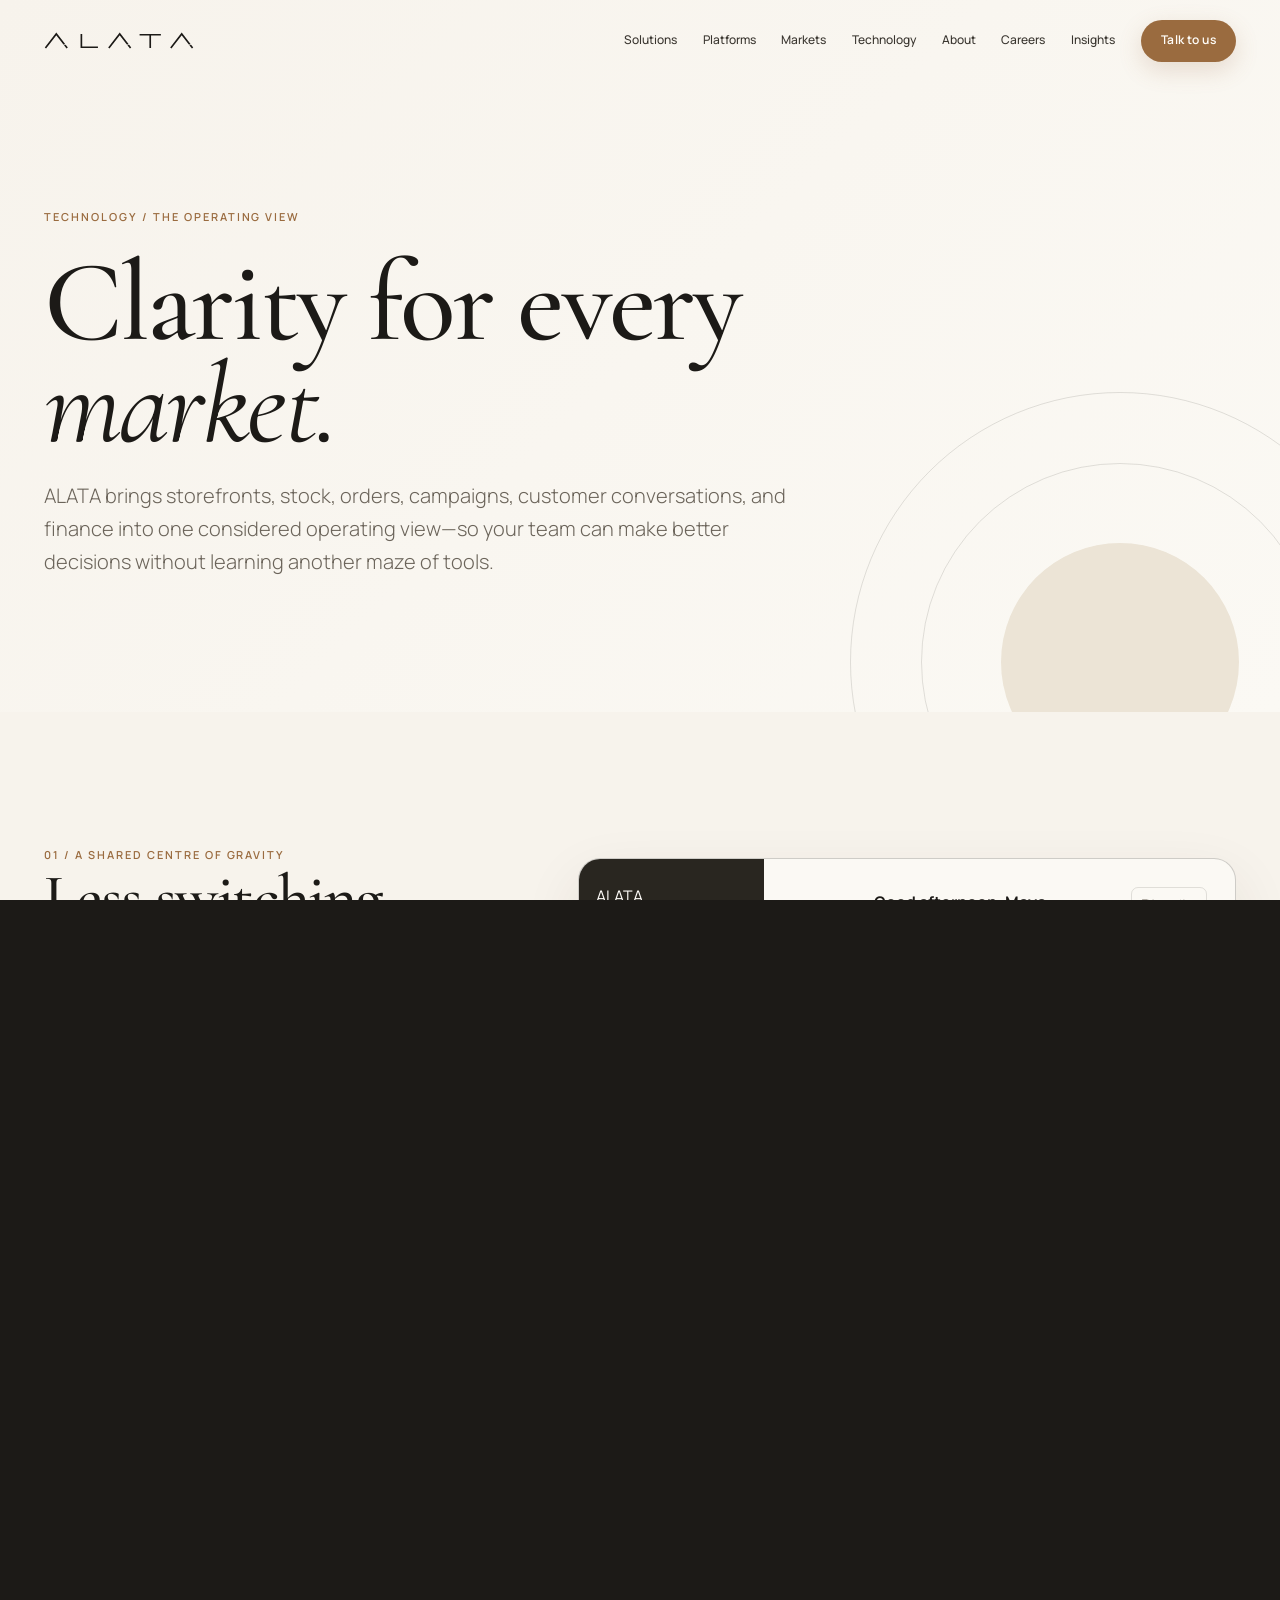
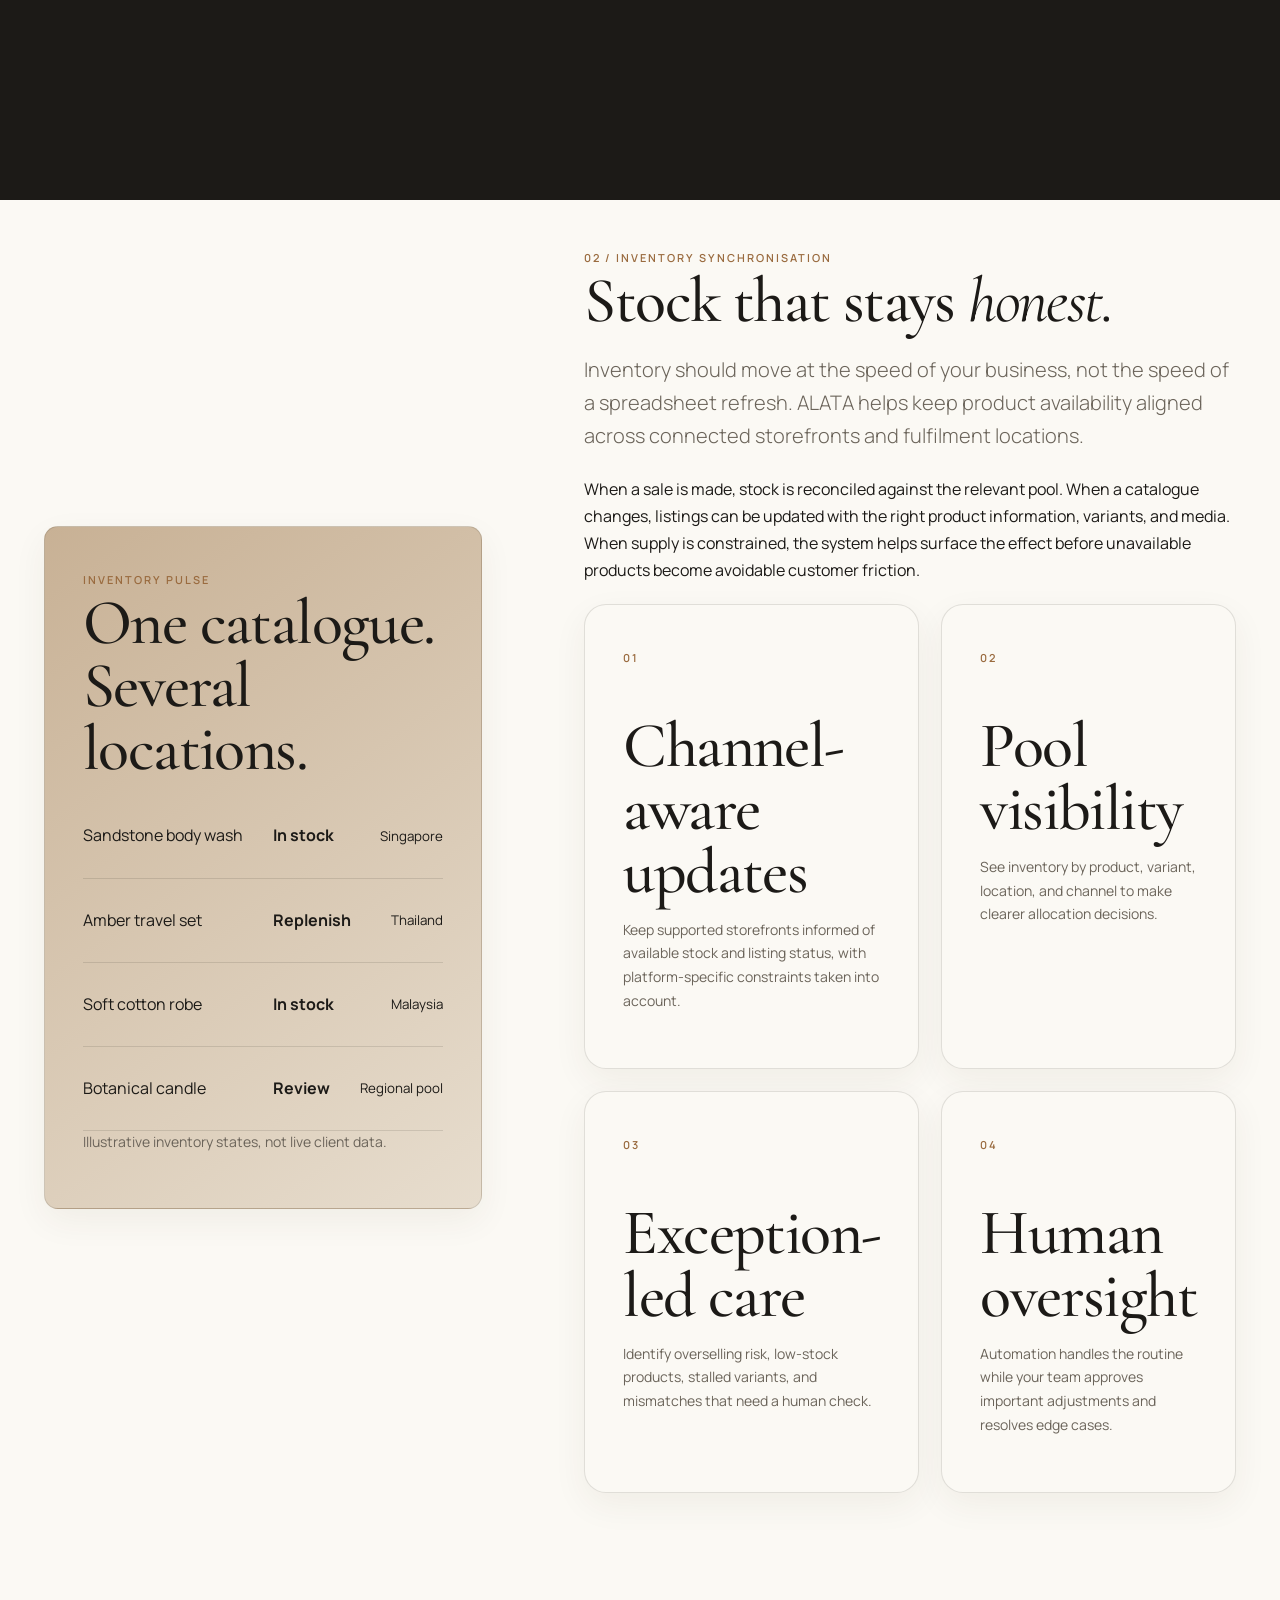
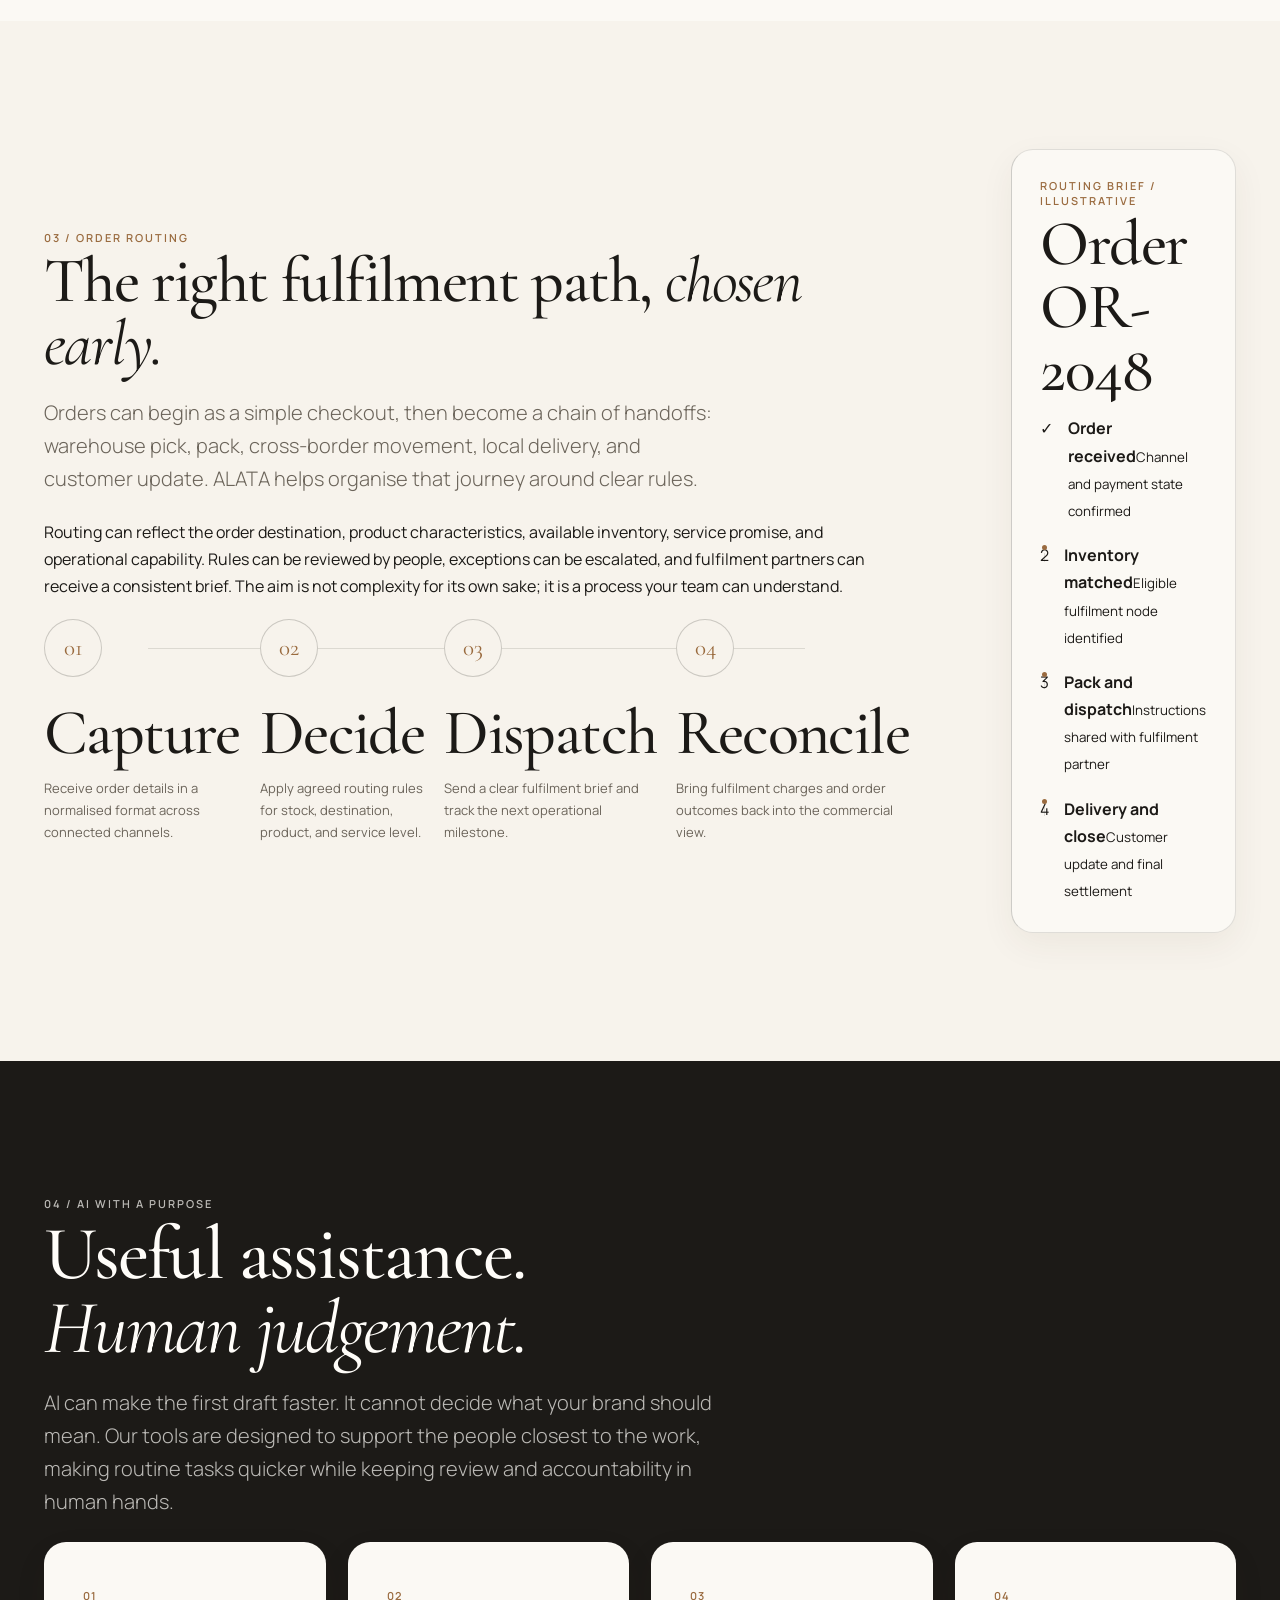
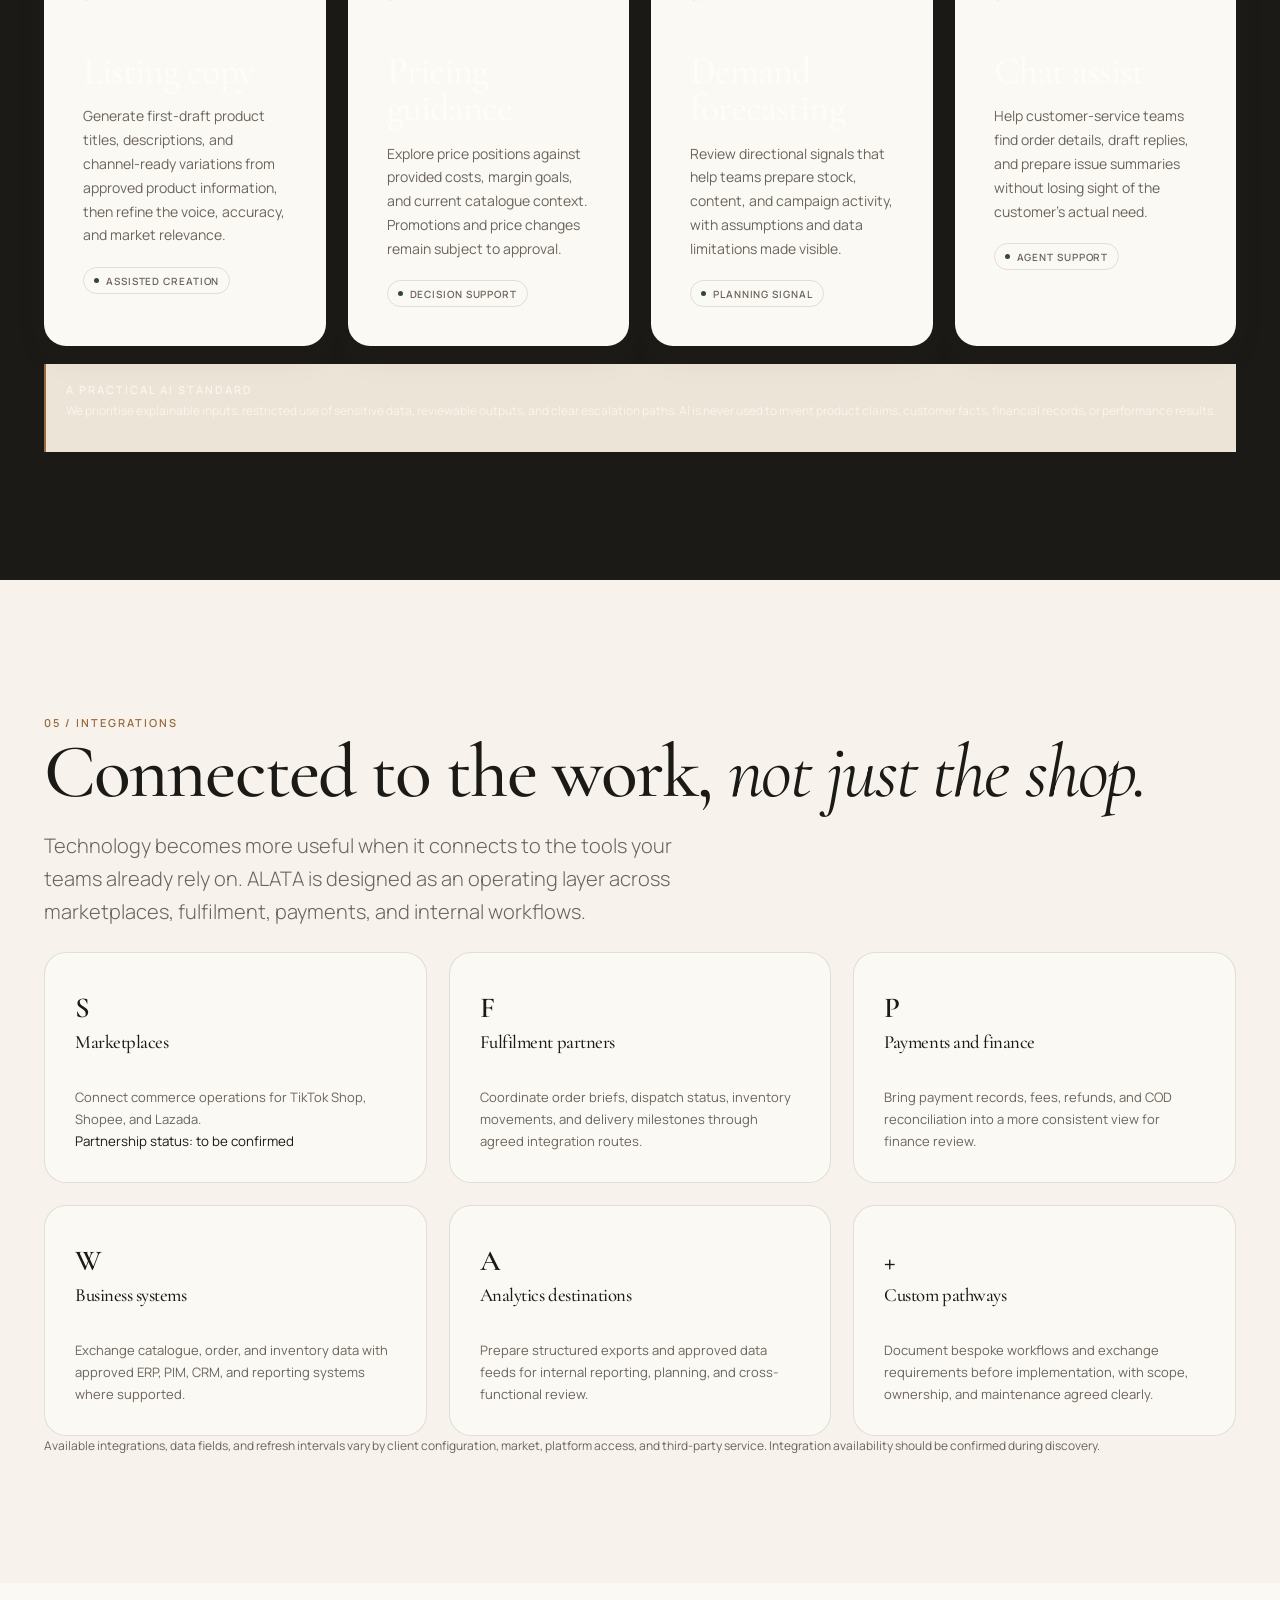
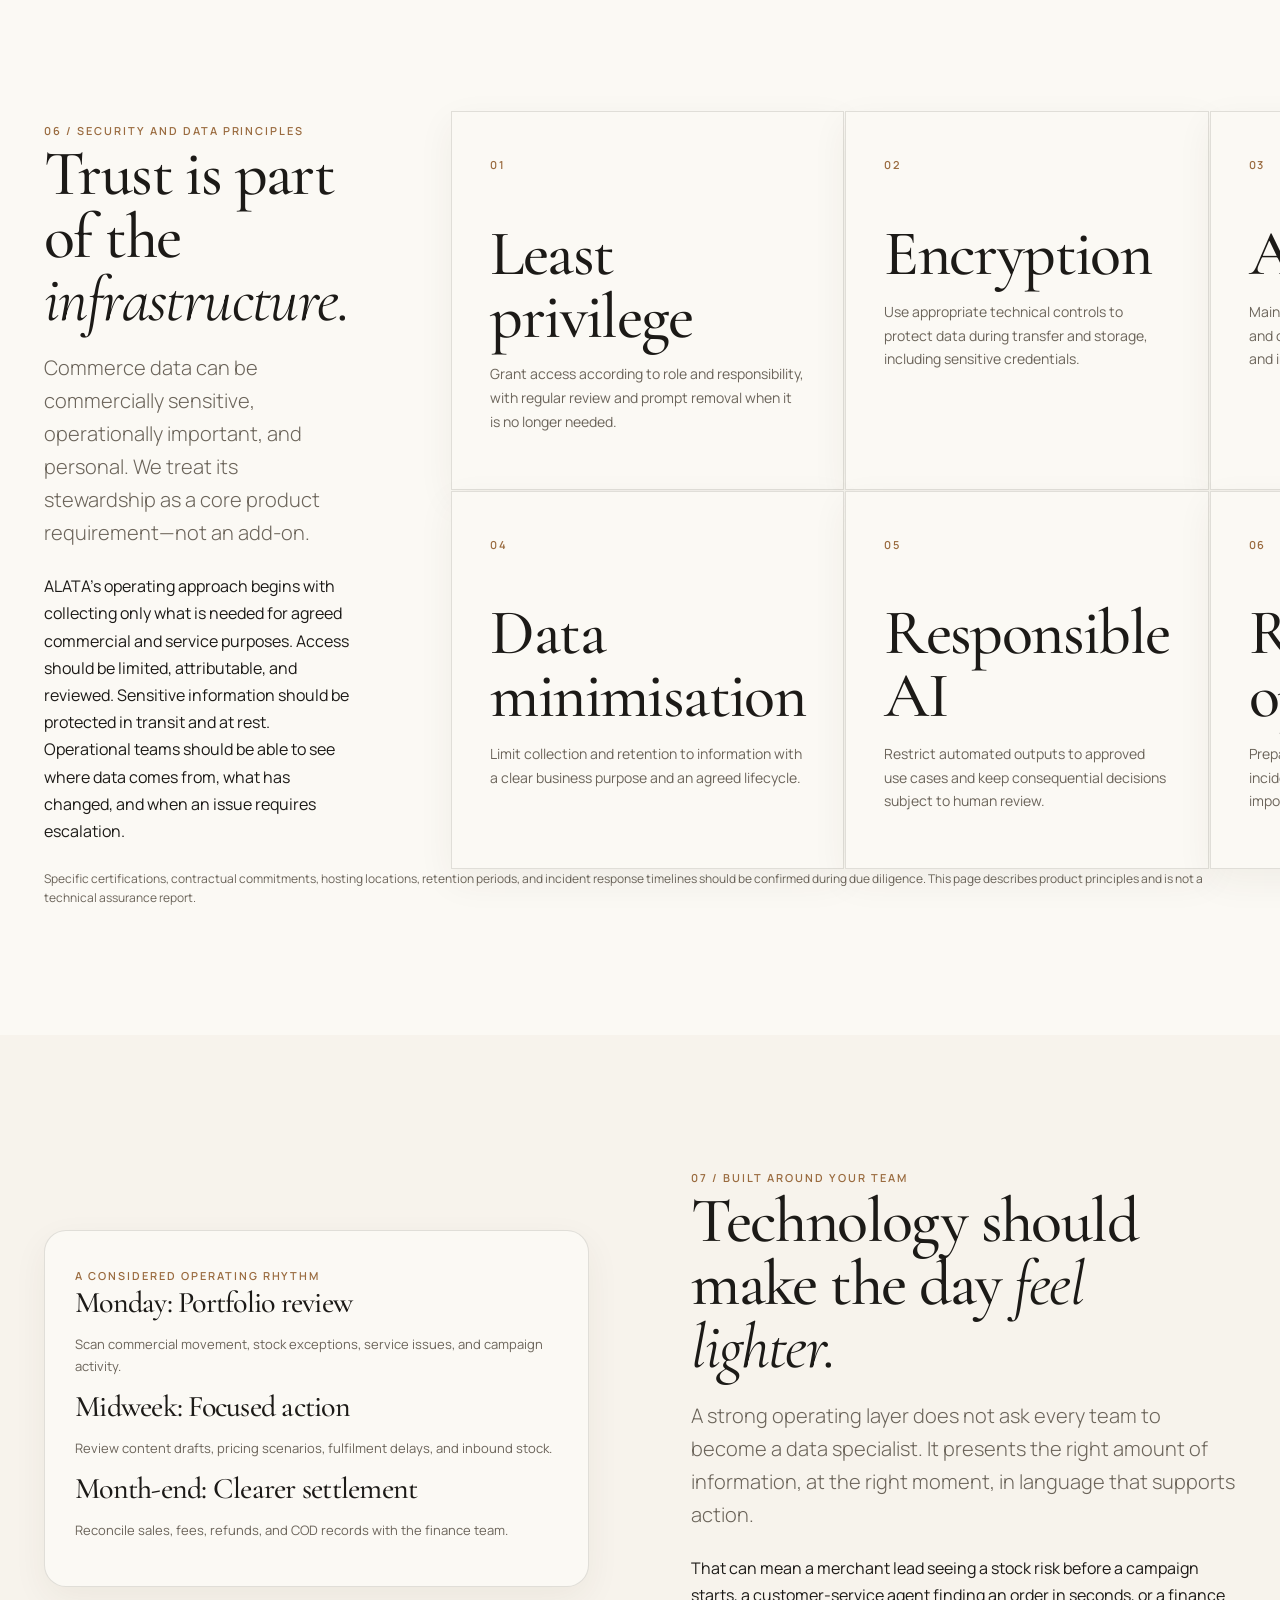
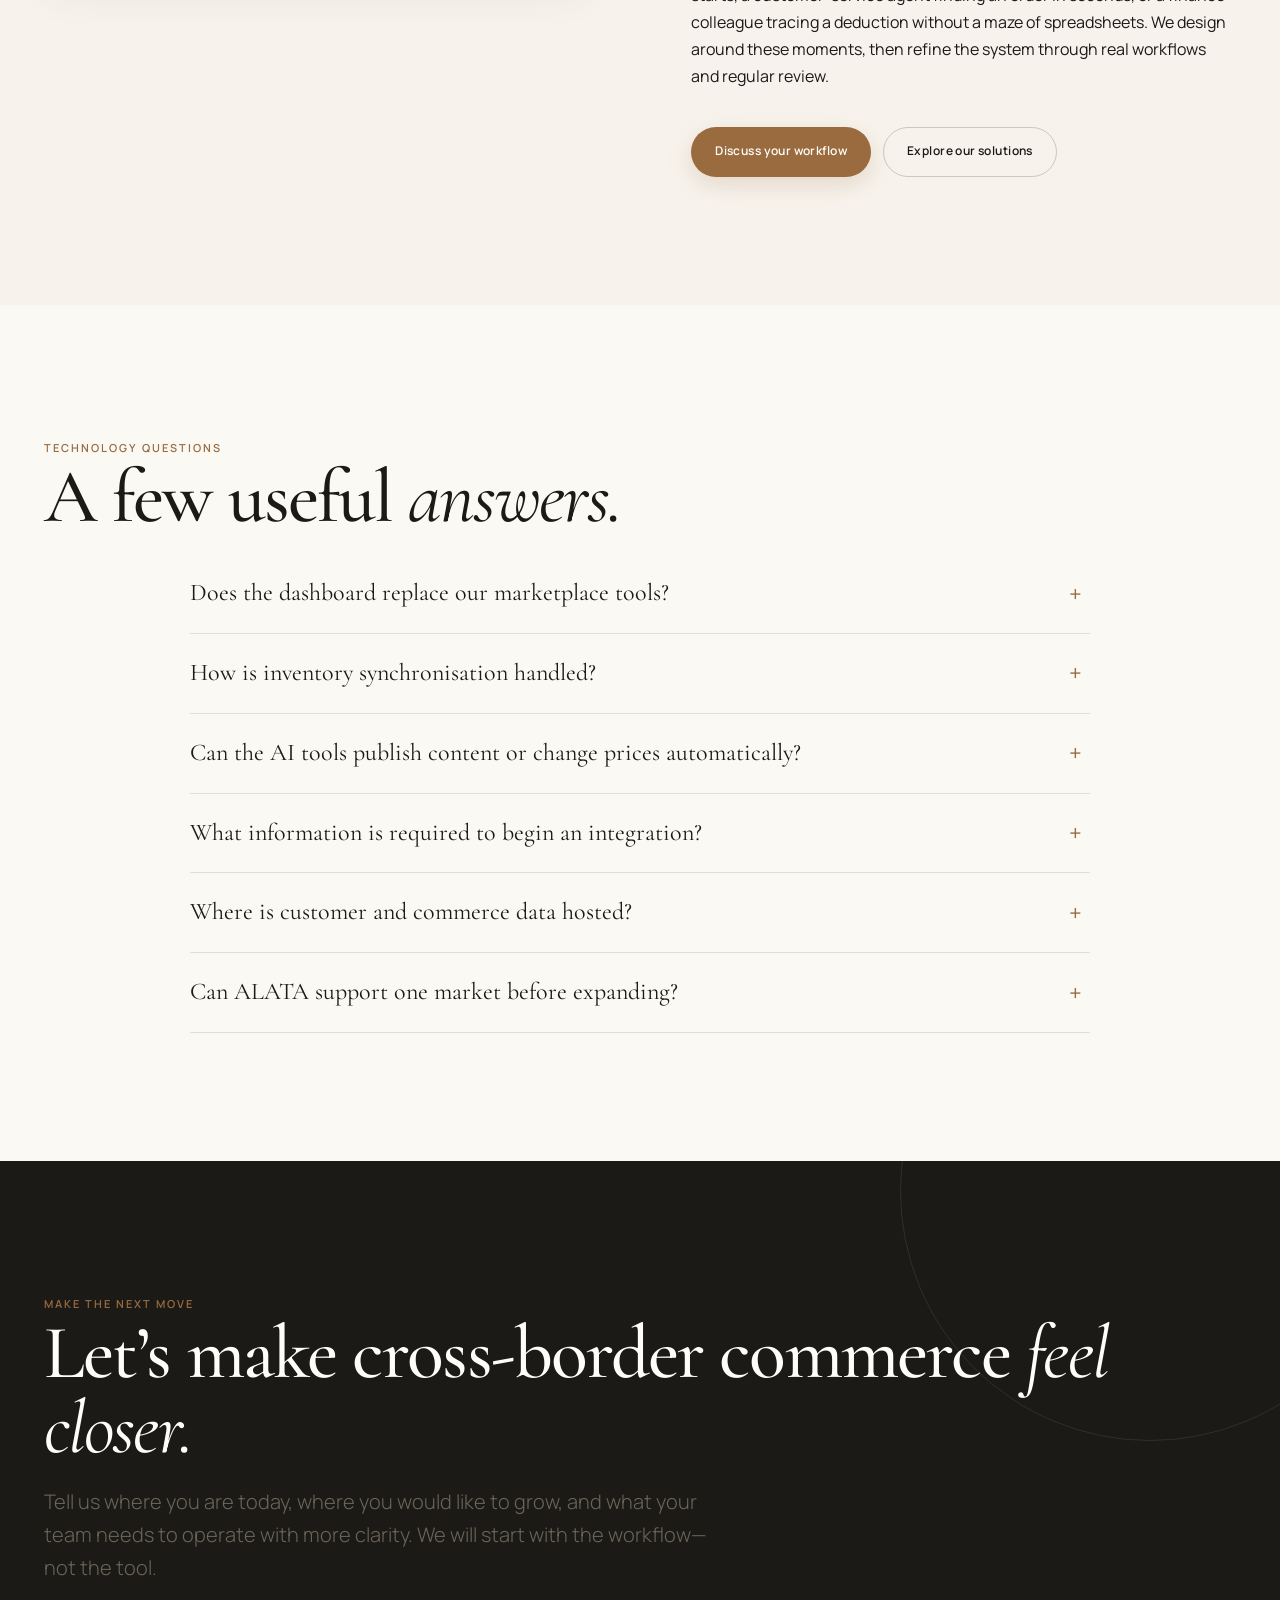
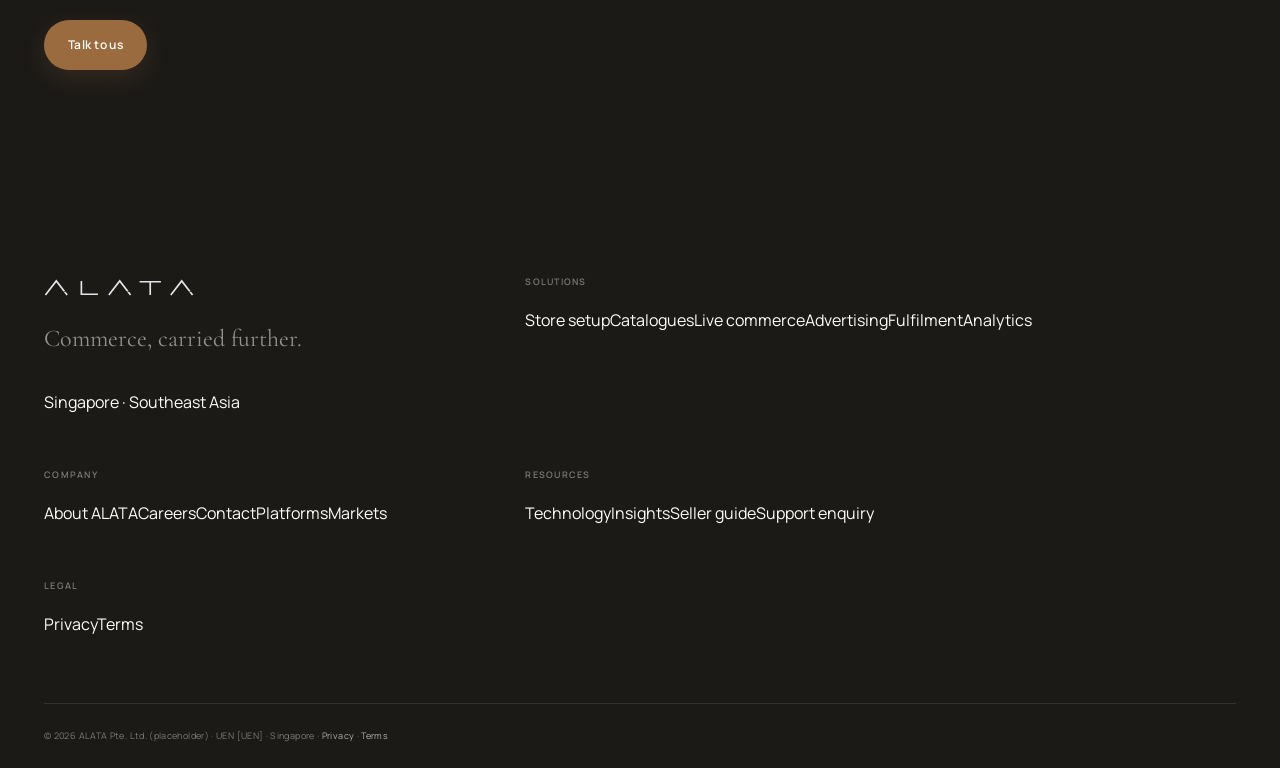
<file: technology.html>
<!DOCTYPE html>
<html lang="en">
<head>
<meta charset="utf-8"><meta name="viewport" content="width=device-width,initial-scale=1"><title>Technology | ALATA</title><meta name="description" content="Explore ALATA’s multi-shop dashboard, inventory synchronisation, order routing, AI-assisted commerce tools, integrations, and security principles for Southeast Asia."><meta property="og:title" content="Technology | ALATA"><meta property="og:description" content="A calm, connected operating layer for selling across Southeast Asia. Explore ALATA’s dashboard, AI tools, integrations, and data principles."><meta property="og:type" content="website"><meta property="og:image" content="assets/og.svg"><meta name="twitter:card" content="summary_large_image"><link rel="icon" href="assets/favicon.svg" type="image/svg+xml">
<link rel="preconnect" href="https://fonts.googleapis.com"><link href="https://fonts.googleapis.com/css2?family=Cormorant+Garamond:ital,wght@0,400;0,500;0,600;1,400&family=Manrope:wght@300;400;500;600&display=swap" rel="stylesheet"><link rel="stylesheet" href="assets/css/style.css">
</head>
<body class="page-technology">
<div class="cursor" aria-hidden="true"><span class="cursor-dot"></span><span class="cursor-ring"></span></div><div class="page-transition" aria-hidden="true"></div>
<header class="site-header"><div class="container nav-inner"><a class="logo" href="index.html"><img src="assets/logo.svg" alt="ALATA" width="150" height="18"></a><nav class="main-nav" aria-label="Main"><ul class="nav-list"><li class="has-mega"><a href="solutions.html">Solutions</a><div class="mega"><div class="mega-grid"><div class="mega-column"><span class="eyebrow">Launch</span><a class="mega-link" href="solutions.html#setup"><strong>Store setup</strong><span>Prepare your storefront for market.</span></a><a class="mega-link" href="solutions.html#catalog"><strong>Catalogues</strong><span>Build clear, consistent product listings.</span></a></div><div class="mega-column"><span class="eyebrow">Grow</span><a class="mega-link" href="solutions.html#live"><strong>Live commerce</strong><span>Bring products to life with creators.</span></a><a class="mega-link" href="solutions.html#ads"><strong>Advertising</strong><span>Support campaigns with thoughtful execution.</span></a></div><div class="mega-column"><span class="eyebrow">Operate</span><a class="mega-link" href="solutions.html#fulfilment"><strong>Fulfilment</strong><span>Move orders from checkout to doorstep.</span></a><a class="mega-link" href="solutions.html#service"><strong>Customer service</strong><span>Keep every conversation considered.</span></a></div><div class="mega-column"><span class="eyebrow">Measure</span><a class="mega-link" href="solutions.html#analytics"><strong>Analytics</strong><span>See the signals behind your performance.</span></a><a class="mega-link" href="solutions.html#finance"><strong>Finance</strong><span>Reconcile payments and COD with clarity.</span></a></div><div class="mega-feature"><span class="eyebrow">Behind the work</span><strong>One connected view of commerce.</strong><p>See how the ALATA technology platform brings market operations together.</p><a href="technology.html">Explore technology <span aria-hidden="true">↗</span></a></div></div></div></li><li><a href="platforms.html">Platforms</a></li><li><a href="markets.html">Markets</a></li><li><a href="technology.html">Technology</a></li><li><a href="about.html">About</a></li><li><a href="careers.html">Careers</a></li><li><a href="insights.html">Insights</a></li></ul></nav><a class="btn btn-primary nav-cta" href="contact.html">Talk to us</a><button class="nav-toggle" aria-label="Menu" aria-expanded="false"><span></span><span></span></button></div></header>
<main id="main">
  <section class="page-hero">
    <div class="container">
      <span class="eyebrow">Technology / The operating view</span>
      <h1 class="display" data-split>Clarity for every <em>market.</em></h1>
      <p class="lead">ALATA brings storefronts, stock, orders, campaigns, customer conversations, and finance into one considered operating view—so your team can make better decisions without learning another maze of tools.</p>
    </div>
    <div class="hero-ornament" aria-hidden="true"></div>
  </section>

  <section class="section">
    <div class="container">
      <div class="split" data-reveal>
        <div>
          <span class="eyebrow">01 / A shared centre of gravity</span>
          <h2 class="section-title" data-split>Less switching.<br><em>More seeing.</em></h2>
          <p class="lead">Every marketplace creates its own language, workflow, and rhythm. Our role is not to add more noise. It is to give teams a consistent view of what is happening across their channel portfolio.</p>
          <p>The ALATA dashboard is designed around the questions commercial teams ask every day: Which products are moving? Where should inventory sit? What needs attention before a customer does? How is each campaign landing? The answer should be available without assembling a spreadsheet, opening six tabs, and asking three colleagues.</p>
          <div class="feature-list">
            <li><strong>One commercial picture</strong><span>Review sales, orders, inventory, campaigns, and service activity across supported channels.</span></li>
            <li><strong>Useful exceptions</strong><span>Bring stock imbalances, fulfilment delays, payment queries, and content gaps into focus.</span></li>
            <li><strong>Decisions with context</strong><span>Compare market signals, product performance, and operational status before taking action.</span></li>
          </div>
        </div>
        <div class="split-visual">
          <div class="dashboard-mock" aria-label="Illustration of the ALATA multi-shop dashboard">
            <div class="dash-sidebar">
              <span class="dash-brand">ALATA</span>
              <span class="dash-nav-item active">Overview</span>
              <span class="dash-nav-item">Orders</span>
              <span class="dash-nav-item">Inventory</span>
              <span class="dash-nav-item">Content</span>
              <span class="dash-nav-item">Customers</span>
              <span class="dash-nav-item">Finance</span>
            </div>
            <div class="dash-main">
              <div class="dash-topline">
                <div><span class="dash-kicker">Command view</span><strong>Good afternoon, Maya</strong></div>
                <span class="dash-period">This month⌄</span>
              </div>
              <div class="dash-kpis">
                <div class="dash-kpi"><span>Gross merchandise value</span><strong>Illustrative</strong><small>Across connected shops</small></div>
                <div class="dash-kpi"><span>Orders to fulfil</span><strong>24</strong><small>6 need review</small></div>
                <div class="dash-kpi"><span>Items needing attention</span><strong>8</strong><small>Inventory and content</small></div>
              </div>
              <div class="dash-chart">
                <div class="dash-chart-head"><strong>Commercial overview</strong><span>GMV · Orders</span></div>
                <div class="dash-bars" aria-hidden="true">
                  <i style="--bar:42%"></i><i style="--bar:58%"></i><i style="--bar:48%"></i><i style="--bar:72%"></i><i style="--bar:63%"></i><i style="--bar:86%"></i><i style="--bar:76%"></i><i style="--bar:92%"></i><i style="--bar:81%"></i><i style="--bar:100%"></i><i style="--bar:88%"></i><i style="--bar:94%"></i>
                </div>
                <div class="dash-axis"><span>Week 1</span><span>Week 2</span><span>Week 3</span><span>Week 4</span></div>
              </div>
              <div class="dash-table">
                <div class="dash-table-head"><span>Shop</span><span>Orders</span><span>Status</span></div>
                <div><span>Singapore store</span><span>128</span><span class="badge">On track</span></div>
                <div><span>Thailand store</span><span>94</span><span class="badge">Review</span></div>
                <div><span>Malaysia store</span><span>73</span><span class="badge">On track</span></div>
              </div>
            </div>
          </div>
          <p class="note">Dashboard figures shown are illustrative interface examples, not reported results.</p>
        </div>
      </div>
    </div>
  </section>

  <section class="section section-alt">
    <div class="container">
      <div class="split" data-reveal>
        <div class="split-visual">
          <div class="card inventory-visual" data-tilt>
            <span class="eyebrow">Inventory pulse</span>
            <h3>One catalogue. Several locations.</h3>
            <div class="inventory-row"><span>Sandstone body wash</span><strong>In stock</strong><small>Singapore</small></div>
            <div class="inventory-row"><span>Amber travel set</span><strong>Replenish</strong><small>Thailand</small></div>
            <div class="inventory-row"><span>Soft cotton robe</span><strong>In stock</strong><small>Malaysia</small></div>
            <div class="inventory-row"><span>Botanical candle</span><strong>Review</strong><small>Regional pool</small></div>
            <p class="note">Illustrative inventory states, not live client data.</p>
          </div>
        </div>
        <div>
          <span class="eyebrow">02 / Inventory synchronisation</span>
          <h2 class="section-title" data-split>Stock that stays <em>honest.</em></h2>
          <p class="lead">Inventory should move at the speed of your business, not the speed of a spreadsheet refresh. ALATA helps keep product availability aligned across connected storefronts and fulfilment locations.</p>
          <p>When a sale is made, stock is reconciled against the relevant pool. When a catalogue changes, listings can be updated with the right product information, variants, and media. When supply is constrained, the system helps surface the effect before unavailable products become avoidable customer friction.</p>
          <div class="grid-2">
            <div class="card">
              <span class="card-index">01</span>
              <h3>Channel-aware updates</h3>
              <p>Keep supported storefronts informed of available stock and listing status, with platform-specific constraints taken into account.</p>
            </div>
            <div class="card">
              <span class="card-index">02</span>
              <h3>Pool visibility</h3>
              <p>See inventory by product, variant, location, and channel to make clearer allocation decisions.</p>
            </div>
            <div class="card">
              <span class="card-index">03</span>
              <h3>Exception-led care</h3>
              <p>Identify overselling risk, low-stock products, stalled variants, and mismatches that need a human check.</p>
            </div>
            <div class="card">
              <span class="card-index">04</span>
              <h3>Human oversight</h3>
              <p>Automation handles the routine while your team approves important adjustments and resolves edge cases.</p>
            </div>
          </div>
        </div>
      </div>
    </div>
  </section>

  <section class="section">
    <div class="container">
      <div class="split" data-reveal>
        <div>
          <span class="eyebrow">03 / Order routing</span>
          <h2 class="section-title" data-split>The right fulfilment path, <em>chosen early.</em></h2>
          <p class="lead">Orders can begin as a simple checkout, then become a chain of handoffs: warehouse pick, pack, cross-border movement, local delivery, and customer update. ALATA helps organise that journey around clear rules.</p>
          <p>Routing can reflect the order destination, product characteristics, available inventory, service promise, and operational capability. Rules can be reviewed by people, exceptions can be escalated, and fulfilment partners can receive a consistent brief. The aim is not complexity for its own sake; it is a process your team can understand.</p>
          <div class="process">
            <div class="process-step"><span class="step-num">01</span><div><h3>Capture</h3><p>Receive order details in a normalised format across connected channels.</p></div></div>
            <div class="process-step"><span class="step-num">02</span><div><h3>Decide</h3><p>Apply agreed routing rules for stock, destination, product, and service level.</p></div></div>
            <div class="process-step"><span class="step-num">03</span><div><h3>Dispatch</h3><p>Send a clear fulfilment brief and track the next operational milestone.</p></div></div>
            <div class="process-step"><span class="step-num">04</span><div><h3>Reconcile</h3><p>Bring fulfilment charges and order outcomes back into the commercial view.</p></div></div>
          </div>
        </div>
        <div class="split-visual">
          <div class="card routing-card" data-tilt>
            <span class="eyebrow">Routing brief / Illustrative</span>
            <h3>Order OR-2048</h3>
            <div class="routing-step complete"><span>✓</span><div><strong>Order received</strong><small>Channel and payment state confirmed</small></div></div>
            <div class="routing-line"></div>
            <div class="routing-step active"><span>2</span><div><strong>Inventory matched</strong><small>Eligible fulfilment node identified</small></div></div>
            <div class="routing-line"></div>
            <div class="routing-step"><span>3</span><div><strong>Pack and dispatch</strong><small>Instructions shared with fulfilment partner</small></div></div>
            <div class="routing-line"></div>
            <div class="routing-step"><span>4</span><div><strong>Delivery and close</strong><small>Customer update and final settlement</small></div></div>
          </div>
        </div>
      </div>
    </div>
  </section>

  <section class="section section-dark">
    <div class="container">
      <div data-reveal>
        <span class="eyebrow">04 / AI with a purpose</span>
        <h2 class="section-title" data-split>Useful assistance.<br><em>Human judgement.</em></h2>
        <p class="lead">AI can make the first draft faster. It cannot decide what your brand should mean. Our tools are designed to support the people closest to the work, making routine tasks quicker while keeping review and accountability in human hands.</p>
      </div>
      <div class="grid-4">
        <article class="card" data-reveal>
          <span class="card-index">01</span>
          <h3>Listing copy</h3>
          <p>Generate first-draft product titles, descriptions, and channel-ready variations from approved product information, then refine the voice, accuracy, and market relevance.</p>
          <span class="badge">Assisted creation</span>
        </article>
        <article class="card" data-reveal>
          <span class="card-index">02</span>
          <h3>Pricing guidance</h3>
          <p>Explore price positions against provided costs, margin goals, and current catalogue context. Promotions and price changes remain subject to approval.</p>
          <span class="badge">Decision support</span>
        </article>
        <article class="card" data-reveal>
          <span class="card-index">03</span>
          <h3>Demand forecasting</h3>
          <p>Review directional signals that help teams prepare stock, content, and campaign activity, with assumptions and data limitations made visible.</p>
          <span class="badge">Planning signal</span>
        </article>
        <article class="card" data-reveal>
          <span class="card-index">04</span>
          <h3>Chat assist</h3>
          <p>Help customer-service teams find order details, draft replies, and prepare issue summaries without losing sight of the customer’s actual need.</p>
          <span class="badge">Agent support</span>
        </article>
      </div>
      <div class="ai-note" data-reveal>
        <span class="eyebrow">A practical AI standard</span>
        <p>We prioritise explainable inputs, restricted use of sensitive data, reviewable outputs, and clear escalation paths. AI is never used to invent product claims, customer facts, financial records, or performance results.</p>
      </div>
    </div>
  </section>

  <section class="section">
    <div class="container">
      <div data-reveal>
        <span class="eyebrow">05 / Integrations</span>
        <h2 class="section-title" data-split>Connected to the work, <em>not just the shop.</em></h2>
        <p class="lead">Technology becomes more useful when it connects to the tools your teams already rely on. ALATA is designed as an operating layer across marketplaces, fulfilment, payments, and internal workflows.</p>
      </div>
      <div class="grid-3">
        <article class="platform-card" data-reveal>
          <span class="platform-mark">S</span>
          <h3>Marketplaces</h3>
          <p>Connect commerce operations for TikTok Shop, Shopee, and Lazada.</p>
          <small>Partnership status: to be confirmed</small>
        </article>
        <article class="platform-card" data-reveal>
          <span class="platform-mark">F</span>
          <h3>Fulfilment partners</h3>
          <p>Coordinate order briefs, dispatch status, inventory movements, and delivery milestones through agreed integration routes.</p>
        </article>
        <article class="platform-card" data-reveal>
          <span class="platform-mark">P</span>
          <h3>Payments and finance</h3>
          <p>Bring payment records, fees, refunds, and COD reconciliation into a more consistent view for finance review.</p>
        </article>
        <article class="platform-card" data-reveal>
          <span class="platform-mark">W</span>
          <h3>Business systems</h3>
          <p>Exchange catalogue, order, and inventory data with approved ERP, PIM, CRM, and reporting systems where supported.</p>
        </article>
        <article class="platform-card" data-reveal>
          <span class="platform-mark">A</span>
          <h3>Analytics destinations</h3>
          <p>Prepare structured exports and approved data feeds for internal reporting, planning, and cross-functional review.</p>
        </article>
        <article class="platform-card" data-reveal>
          <span class="platform-mark">+</span>
          <h3>Custom pathways</h3>
          <p>Document bespoke workflows and exchange requirements before implementation, with scope, ownership, and maintenance agreed clearly.</p>
        </article>
      </div>
      <div class="note" data-reveal>Available integrations, data fields, and refresh intervals vary by client configuration, market, platform access, and third-party service. Integration availability should be confirmed during discovery.</div>
    </div>
  </section>

  <section class="section section-alt">
    <div class="container">
      <div class="split" data-reveal>
        <div>
          <span class="eyebrow">06 / Security and data principles</span>
          <h2 class="section-title" data-split>Trust is part of the <em>infrastructure.</em></h2>
          <p class="lead">Commerce data can be commercially sensitive, operationally important, and personal. We treat its stewardship as a core product requirement—not an add-on.</p>
          <p>ALATA’s operating approach begins with collecting only what is needed for agreed commercial and service purposes. Access should be limited, attributable, and reviewed. Sensitive information should be protected in transit and at rest. Operational teams should be able to see where data comes from, what has changed, and when an issue requires escalation.</p>
        </div>
        <div class="split-visual">
          <div class="grid-2 security-grid">
            <div class="card"><span class="card-index">01</span><h3>Least privilege</h3><p>Grant access according to role and responsibility, with regular review and prompt removal when it is no longer needed.</p></div>
            <div class="card"><span class="card-index">02</span><h3>Encryption</h3><p>Use appropriate technical controls to protect data during transfer and storage, including sensitive credentials.</p></div>
            <div class="card"><span class="card-index">03</span><h3>Auditability</h3><p>Maintain appropriate logs of administrative and operational actions to support review and investigation.</p></div>
            <div class="card"><span class="card-index">04</span><h3>Data minimisation</h3><p>Limit collection and retention to information with a clear business purpose and an agreed lifecycle.</p></div>
            <div class="card"><span class="card-index">05</span><h3>Responsible AI</h3><p>Restrict automated outputs to approved use cases and keep consequential decisions subject to human review.</p></div>
            <div class="card"><span class="card-index">06</span><h3>Resilient operations</h3><p>Prepare backup, recovery, vendor, and incident processes proportionate to the importance of the service.</p></div>
          </div>
        </div>
      </div>
      <div class="note" data-reveal>Specific certifications, contractual commitments, hosting locations, retention periods, and incident response timelines should be confirmed during due diligence. This page describes product principles and is not a technical assurance report.</div>
    </div>
  </section>

  <section class="section">
    <div class="container">
      <div class="split" data-reveal>
        <div class="split-visual">
          <div class="card workflow-card">
            <span class="eyebrow">A considered operating rhythm</span>
            <h3>Monday: Portfolio review</h3>
            <p>Scan commercial movement, stock exceptions, service issues, and campaign activity.</p>
            <h3>Midweek: Focused action</h3>
            <p>Review content drafts, pricing scenarios, fulfilment delays, and inbound stock.</p>
            <h3>Month-end: Clearer settlement</h3>
            <p>Reconcile sales, fees, refunds, and COD records with the finance team.</p>
          </div>
        </div>
        <div>
          <span class="eyebrow">07 / Built around your team</span>
          <h2 class="section-title" data-split>Technology should make the day <em>feel lighter.</em></h2>
          <p class="lead">A strong operating layer does not ask every team to become a data specialist. It presents the right amount of information, at the right moment, in language that supports action.</p>
          <p>That can mean a merchant lead seeing a stock risk before a campaign starts, a customer-service agent finding an order in seconds, or a finance colleague tracing a deduction without a maze of spreadsheets. We design around these moments, then refine the system through real workflows and regular review.</p>
          <div class="btn-row">
            <a class="btn btn-primary" href="contact.html">Discuss your workflow</a>
            <a class="btn btn-ghost" href="solutions.html">Explore our solutions</a>
          </div>
        </div>
      </div>
    </div>
  </section>

  <section class="section section-alt">
    <div class="container">
      <div data-reveal>
        <span class="eyebrow">Technology questions</span>
        <h2 class="section-title" data-split>A few useful <em>answers.</em></h2>
      </div>
      <div class="faq">
        <details class="faq-item">
          <summary>Does the dashboard replace our marketplace tools?</summary>
          <p>No. The dashboard is intended to provide a consistent commercial and operational view across channels. Each marketplace may still offer its own native tools for functions that require platform-level access. ALATA can complement those tools with normalised information, workflow support, and a coordinated view of work in progress.</p>
        </details>
        <details class="faq-item">
          <summary>How is inventory synchronisation handled?</summary>
          <p>Inventory is reconciled according to the products, variants, locations, and channels included in each client’s agreed scope. The operating process should include checks for exceptions such as overselling risk, delayed stock feeds, manual adjustments, and platform-specific listing constraints.</p>
        </details>
        <details class="faq-item">
          <summary>Can the AI tools publish content or change prices automatically?</summary>
          <p>AI tools are designed primarily to assist. Generated listing copy, pricing guidance, forecasts, and customer-service drafts can be reviewed by the appropriate team before publication or implementation. Approval policies can be defined around your operating requirements.</p>
        </details>
        <details class="faq-item">
          <summary>What information is required to begin an integration?</summary>
          <p>Discovery usually covers channel access, catalogue structure, order volumes, fulfilment locations, finance processes, service workflows, and reporting needs. We then map data fields, ownership, update frequency, exception handling, and any third-party dependencies before implementation begins.</p>
        </details>
        <details class="faq-item">
          <summary>Where is customer and commerce data hosted?</summary>
          <p>Hosting and data residency arrangements depend on the services, vendors, and markets included in a client’s solution. These details should be documented during due diligence rather than assumed. Contact us to discuss the appropriate requirements for your business.</p>
        </details>
        <details class="faq-item">
          <summary>Can ALATA support one market before expanding?</summary>
          <p>Yes. A phased approach can be useful for brands that want to establish a repeatable operating rhythm before adding more channels or markets. The scope, sequence, and resource requirements should be agreed after reviewing your catalogue, order profile, and internal capacity.</p>
        </details>
      </div>
    </div>
  </section>

  <section class="section cta-band">
    <div class="container">
      <div data-reveal>
        <span class="eyebrow">Make the next move</span>
        <h2 class="section-title" data-split>Let’s make cross-border commerce <em>feel closer.</em></h2>
        <p class="lead">Tell us where you are today, where you would like to grow, and what your team needs to operate with more clarity. We will start with the workflow—not the tool.</p>
        <div class="btn-row">
          <a class="btn btn-primary" href="contact.html">Talk to us</a>
          <a class="btn btn-ghost" href="markets.html">Explore markets</a>
        </div>
      </div>
    </div>
  </section>
</main>
<footer class="site-footer"><div class="container"><div class="footer-top"><div class="footer-brand"><a class="logo" href="index.html"><img src="assets/logo.svg" alt="ALATA" width="150" height="18"></a><p>Commerce, carried further.</p><span>Singapore · Southeast Asia</span></div><div class="footer-column"><h3>Solutions</h3><a href="solutions.html#setup">Store setup</a><a href="solutions.html#catalog">Catalogues</a><a href="solutions.html#live">Live commerce</a><a href="solutions.html#ads">Advertising</a><a href="solutions.html#fulfilment">Fulfilment</a><a href="solutions.html#analytics">Analytics</a></div><div class="footer-column"><h3>Company</h3><a href="about.html">About ALATA</a><a href="careers.html">Careers</a><a href="contact.html">Contact</a><a href="platforms.html">Platforms</a><a href="markets.html">Markets</a></div><div class="footer-column"><h3>Resources</h3><a href="technology.html">Technology</a><a href="insights.html">Insights</a><a href="insights.html">Seller guide</a><a href="contact.html">Support enquiry</a></div><div class="footer-column"><h3>Legal</h3><a href="privacy.html">Privacy</a><a href="terms.html">Terms</a></div></div><div class="footer-bottom">© <span data-footer-year>2026</span> ALATA Pte. Ltd. (placeholder) · UEN [UEN] · Singapore · <a href="privacy.html">Privacy</a> · <a href="terms.html">Terms</a></div></div></footer>
</body>
</html>
</file>
<file: assets/css/style.css>
/* ALATA — shared stylesheet */

:root {
  --ivory: #f7f3ec;
  --paper: #fbf9f4;
  --sand: #ece4d6;
  --ink: #1c1a17;
  --muted: #6b645a;
  --bronze: #9a6b3f;
  --bronze-dark: #7d5530;
  --green: #2f4a3a;
  --white: #fffdf9;
  --line: rgba(28, 26, 23, .12);
  --line-strong: rgba(28, 26, 23, .2);
  --shadow: 0 22px 60px rgba(62, 43, 25, .09);
  --shadow-soft: 0 12px 35px rgba(62, 43, 25, .06);
  --radius: 22px;
  --radius-small: 14px;
  --font-serif: "Cormorant Garamond", Georgia, serif;
  --font-sans: "Manrope", Arial, sans-serif;
  --ease: cubic-bezier(.22, 1, .36, 1);
  --header-height: 82px;
}

/* Reset */

*,
*::before,
*::after {
  box-sizing: border-box;
}

html {
  scroll-behavior: smooth;
  scroll-padding-top: calc(var(--header-height) + 28px);
}

body {
  margin: 0;
  background: var(--ivory);
  color: var(--ink);
  font-family: var(--font-sans);
  font-size: 16px;
  font-weight: 400;
  line-height: 1.7;
  -webkit-font-smoothing: antialiased;
  text-rendering: optimizeLegibility;
}

body.nav-open {
  overflow: hidden;
}

body.has-cursor,
body.has-cursor a,
body.has-cursor button,
body.has-cursor input,
body.has-cursor textarea,
body.has-cursor select {
  cursor: none;
}

::selection {
  background: var(--bronze);
  color: var(--white);
}

img,
svg {
  display: block;
  max-width: 100%;
}

a {
  color: inherit;
  text-decoration: none;
}

button,
input,
textarea,
select {
  color: inherit;
  font: inherit;
}

button {
  border: 0;
}

h1,
h2,
h3,
h4,
p {
  margin-top: 0;
}

h1,
h2,
h3,
h4 {
  font-family: var(--font-serif);
  font-weight: 500;
  line-height: .98;
  letter-spacing: -.025em;
}

p {
  margin-bottom: 1.2em;
}

ul,
ol {
  margin: 0;
  padding: 0;
}

address {
  font-style: normal;
}

main {
  min-height: 60vh;
  overflow: clip;
}

.container {
  width: min(100%, 1240px);
  margin-inline: auto;
  padding-inline: clamp(20px, 4vw, 24px);
}

.section {
  position: relative;
  padding: clamp(76px, 10vw, 132px) 0;
}

.section-alt {
  background: var(--paper);
}

.section-dark {
  overflow: hidden;
  background: var(--ink);
  color: var(--white);
}

.section-dark .eyebrow,
.section-dark .lead,
.section-dark p {
  color: rgba(255, 253, 249, .7);
}

.section-dark .card {
  border-color: rgba(255, 255, 255, .12);
}

.section-heading {
  max-width: 720px;
  margin-bottom: clamp(42px, 6vw, 72px);
}

.section-heading .eyebrow {
  margin-bottom: 18px;
}

.section-title {
  margin-bottom: 20px;
  font-size: clamp(42px, 6vw, 76px);
}

.lead {
  max-width: 680px;
  color: var(--muted);
  font-size: clamp(17px, 2vw, 20px);
  font-weight: 300;
  line-height: 1.65;
}

.note {
  color: var(--muted);
  font-size: 12px;
  line-height: 1.6;
}

.note-light {
  color: rgba(255, 255, 255, .62);
}

.eyebrow {
  display: inline-block;
  color: var(--bronze);
  font-size: 11px;
  font-weight: 600;
  letter-spacing: .18em;
  line-height: 1.4;
  text-transform: uppercase;
}

.display {
  max-width: 1000px;
  margin: 0 0 24px;
  font-size: clamp(58px, 9vw, 116px);
  line-height: .88;
}

.display em,
.section-title em {
  font-weight: 400;
}

.text-link {
  display: inline-flex;
  align-items: center;
  gap: 10px;
  color: var(--bronze);
  font-size: 13px;
  font-weight: 600;
  letter-spacing: .03em;
}

.text-link::after {
  width: 26px;
  height: 1px;
  background: currentColor;
  content: "";
  transition: width .3s var(--ease);
}

.text-link:hover::after {
  width: 40px;
}

.badge {
  display: inline-flex;
  align-items: center;
  min-height: 27px;
  padding: 5px 10px;
  border: 1px solid var(--line);
  border-radius: 999px;
  color: var(--muted);
  font-size: 10px;
  font-weight: 600;
  letter-spacing: .09em;
  line-height: 1;
  text-transform: uppercase;
}

.badge::before {
  width: 5px;
  height: 5px;
  margin-right: 7px;
  border-radius: 50%;
  background: var(--green);
  content: "";
}

/* Buttons */

.btn {
  display: inline-flex;
  min-height: 50px;
  align-items: center;
  justify-content: center;
  padding: 13px 23px;
  border: 1px solid transparent;
  border-radius: 999px;
  font-size: 12px;
  font-weight: 600;
  letter-spacing: .035em;
  line-height: 1.2;
  transition: background .3s var(--ease), border-color .3s var(--ease), color .3s var(--ease), transform .3s var(--ease), box-shadow .3s var(--ease);
}

.btn:hover {
  transform: translateY(-2px);
}

.btn-primary {
  background: var(--bronze);
  box-shadow: 0 8px 24px rgba(154, 107, 63, .2);
  color: var(--white);
}

.btn-primary:hover {
  background: var(--bronze-dark);
  box-shadow: 0 12px 30px rgba(125, 85, 48, .25);
}

.btn-ghost {
  border-color: var(--line-strong);
  background: transparent;
  color: var(--ink);
}

.btn-ghost:hover {
  border-color: var(--ink);
  background: var(--paper);
}

.btn-light {
  background: var(--paper);
  color: var(--ink);
}

.btn-light:hover {
  background: var(--white);
}

.btn-row {
  display: flex;
  flex-wrap: wrap;
  gap: 12px;
  margin-top: 36px;
}

/* Motion */

[data-reveal],
[data-split] {
  opacity: 1;
}

body.motion-ready [data-reveal] {
  opacity: 0;
  transform: translateY(28px);
}

body.motion-ready [data-split] .split-word {
  opacity: 0;
  transform: translateY(.45em);
}

.cursor {
  position: fixed;
  z-index: 9999;
  top: 0;
  left: 0;
  display: none;
  pointer-events: none;
}

.cursor-dot,
.cursor-ring {
  position: absolute;
  top: 0;
  left: 0;
  border-radius: 50%;
  transform: translate(-50%, -50%);
}

.cursor-dot {
  width: 5px;
  height: 5px;
  background: var(--bronze);
}

.cursor-ring {
  width: 28px;
  height: 28px;
  border: 1px solid rgba(154, 107, 63, .45);
}

.page-transition {
  position: fixed;
  z-index: 9998;
  inset: 0;
  background: var(--ink);
  pointer-events: none;
  transform: translateY(100%);
}

/* Header and navigation */

.site-header {
  position: fixed;
  z-index: 1000;
  top: 0;
  right: 0;
  left: 0;
  height: var(--header-height);
  border-bottom: 1px solid transparent;
  transition: height .3s var(--ease), background .3s var(--ease), border-color .3s var(--ease), box-shadow .3s var(--ease);
}

.site-header.scrolled {
  height: 70px;
  border-color: var(--line);
  background: rgba(251, 249, 244, .92);
  box-shadow: 0 8px 35px rgba(28, 26, 23, .05);
  backdrop-filter: blur(16px);
}

.nav-inner {
  display: flex;
  height: 100%;
  align-items: center;
  gap: 26px;
}

.logo {
  display: inline-flex;
  flex: 0 0 auto;
  align-items: center;
}

.logo img {
  width: 150px;
  height: 18px;
}

.main-nav {
  margin-left: auto;
}

.nav-list {
  display: flex;
  align-items: center;
  gap: clamp(15px, 2vw, 29px);
  list-style: none;
}

.nav-list > li > a {
  position: relative;
  display: block;
  padding: 29px 0;
  color: #39352f;
  font-size: 12px;
  font-weight: 500;
}

.nav-list > li > a::after {
  position: absolute;
  right: 0;
  bottom: 21px;
  left: 0;
  height: 1px;
  background: var(--bronze);
  content: "";
  transform: scaleX(0);
  transform-origin: right;
  transition: transform .3s var(--ease);
}

.nav-list > li > a:hover::after,
.nav-list > li > a:focus-visible::after {
  transform: scaleX(1);
  transform-origin: left;
}

.nav-cta {
  min-height: 42px;
  padding: 11px 19px;
}

.nav-toggle {
  display: none;
  width: 42px;
  height: 42px;
  align-items: center;
  justify-content: center;
  background: transparent;
}

.nav-toggle span {
  position: absolute;
  width: 22px;
  height: 1px;
  background: var(--ink);
  transition: transform .3s var(--ease), top .3s var(--ease);
}

.nav-toggle span:first-child {
  top: 16px;
}

.nav-toggle span:last-child {
  top: 25px;
}

.nav-open .nav-toggle span:first-child {
  top: 21px;
  transform: rotate(45deg);
}

.nav-open .nav-toggle span:last-child {
  top: 21px;
  transform: rotate(-45deg);
}

.has-mega {
  position: static;
}

.mega {
  position: fixed;
  z-index: 20;
  top: var(--header-height);
  right: 0;
  left: 0;
  visibility: hidden;
  padding: 30px 0 36px;
  border-top: 1px solid var(--line);
  border-bottom: 1px solid var(--line);
  background: rgba(251, 249, 244, .98);
  box-shadow: var(--shadow-soft);
  opacity: 0;
  transform: translateY(-10px);
  transition: opacity .25s var(--ease), transform .25s var(--ease), visibility .25s;
}

.has-mega:hover .mega,
.has-mega:focus-within .mega,
.has-mega.is-active .mega {
  visibility: visible;
  opacity: 1;
  transform: translateY(0);
}

.mega-grid {
  display: grid;
  width: min(100%, 1240px);
  margin-inline: auto;
  padding-inline: clamp(20px, 4vw, 24px);
  grid-template-columns: repeat(4, 1fr) 1.2fr;
  gap: 28px;
}

.mega-column {
  display: flex;
  flex-direction: column;
  gap: 8px;
}

.mega-label {
  margin-bottom: 5px;
  color: var(--bronze);
  font-size: 10px;
  font-weight: 600;
  letter-spacing: .15em;
  text-transform: uppercase;
}

.mega-link {
  display: block;
  padding: 9px 0;
}

.mega-link strong {
  display: block;
  margin-bottom: 4px;
  font-family: var(--font-serif);
  font-size: 22px;
  font-weight: 500;
  line-height: 1.1;
}

.mega-link span {
  display: block;
  color: var(--muted);
  font-size: 11px;
  line-height: 1.5;
}

.mega-link:hover strong {
  color: var(--bronze);
}

.mega-feature {
  position: relative;
  display: flex;
  min-height: 190px;
  flex-direction: column;
  justify-content: flex-end;
  overflow: hidden;
  padding: 24px;
  border-radius: var(--radius);
  background: linear-gradient(145deg, #d7c3aa, #efe5d8 55%, #c5aa8b);
}

.mega-feature::before,
.mega-feature::after {
  position: absolute;
  border-radius: 50%;
  content: "";
}

.mega-feature::before {
  top: -35px;
  right: -30px;
  width: 150px;
  height: 150px;
  border: 1px solid rgba(28, 26, 23, .16);
}

.mega-feature::after {
  top: 20px;
  right: 20px;
  width: 80px;
  height: 80px;
  background: rgba(255, 255, 255, .24);
}

.mega-feature-link {
  position: relative;
  z-index: 1;
  font-family: var(--font-serif);
  font-size: 26px;
  line-height: 1.05;
}

/* Home and page heroes */

.hero {
  position: relative;
  min-height: 100svh;
  overflow: hidden;
  padding: calc(var(--header-height) + 70px) 0 80px;
  background: var(--ivory);
}

.hero-content {
  position: relative;
  z-index: 3;
}

.hero-content .eyebrow {
  margin-bottom: 26px;
}

.hero-content .lead {
  max-width: 610px;
}

.hero-visual {
  position: absolute;
  z-index: 1;
  top: 17%;
  right: max(-80px, calc((100vw - 1240px) / 2 - 170px));
  width: min(54vw, 780px);
  height: 68%;
}

.hero-photo {
  position: absolute;
  overflow: hidden;
  border: 7px solid rgba(251, 249, 244, .8);
  border-radius: 24px;
  box-shadow: var(--shadow);
}

.hero-photo::before,
.photo-market::before,
.photo-packaging::before,
.photo-people::before,
.photo-product::before,
.article-visual::before,
.article-visual-ai::before,
.article-visual-campaign::before,
.article-visual-crossborder::before,
.article-visual-finance::before,
.article-visual-live::before,
.article-visual-seo::before {
  position: absolute;
  content: "";
}

.hero-photo::after {
  position: absolute;
  inset: 0;
  background: linear-gradient(135deg, transparent 45%, rgba(255, 255, 255, .25));
  content: "";
}

.hero-photo:nth-child(1) {
  top: 4%;
  left: 8%;
  width: 49%;
  height: 56%;
  background: linear-gradient(145deg, #cbb89f 0%, #e8dac8 48%, #9c846a 100%);
  transform: rotate(-4deg);
}

.hero-photo:nth-child(1)::before {
  right: 16%;
  bottom: 8%;
  width: 42%;
  height: 58%;
  border-radius: 48% 48% 12px 12px;
  background: linear-gradient(#ead4ba 0 20%, #6e5a47 20% 38%, #d7c1a7 38%);
  box-shadow: -80px 25px 0 -28px #f2e7d8;
}

.hero-photo:nth-child(2) {
  top: 29%;
  right: 0;
  width: 45%;
  height: 49%;
  background: linear-gradient(155deg, #a9b3a0, #d8d6c4 55%, #766e5d);
  transform: rotate(5deg);
}

.hero-photo:nth-child(2)::before {
  top: 18%;
  left: 24%;
  width: 50%;
  height: 70%;
  border-radius: 50% 50% 12px 12px;
  background: linear-gradient(#b98361 0 22%, #3e332b 22% 34%, #eee4d8 34%);
}

.hero-photo:nth-child(3) {
  bottom: 1%;
  left: 18%;
  width: 42%;
  height: 35%;
  background: linear-gradient(140deg, #e3cfb4, #b99470);
  transform: rotate(2deg);
}

.hero-photo:nth-child(3)::before {
  top: 17%;
  left: 18%;
  width: 64%;
  height: 67%;
  border: 1px solid rgba(28, 26, 23, .25);
  background: #e9dfd0;
  box-shadow: inset 0 0 0 10px rgba(255, 255, 255, .2);
}

.chip {
  position: absolute;
  z-index: 5;
  display: inline-flex;
  align-items: center;
  gap: 8px;
  padding: 10px 14px;
  border: 1px solid rgba(28, 26, 23, .1);
  border-radius: 999px;
  background: rgba(251, 249, 244, .92);
  box-shadow: 0 10px 30px rgba(28, 26, 23, .09);
  color: var(--ink);
  font-size: 10px;
  font-weight: 600;
  letter-spacing: .04em;
  backdrop-filter: blur(10px);
}

.chip::before {
  width: 6px;
  height: 6px;
  border-radius: 50%;
  background: var(--bronze);
  content: "";
}

.chip-live::before {
  background: #8b4c3b;
  box-shadow: 0 0 0 4px rgba(139, 76, 59, .12);
}

.chip-market {
  top: 13%;
  right: 5%;
}

.chip-live {
  top: 52%;
  left: 0;
}

.chip-order {
  right: 8%;
  bottom: 9%;
}

.hero-scroll {
  position: absolute;
  z-index: 4;
  bottom: 30px;
  left: 50%;
  color: var(--muted);
  font-size: 9px;
  font-weight: 600;
  letter-spacing: .18em;
  text-transform: uppercase;
  transform: translateX(-50%);
}

.hero-scroll::after {
  display: block;
  width: 1px;
  height: 30px;
  margin: 10px auto 0;
  background: var(--bronze);
  content: "";
}

.page-hero {
  position: relative;
  min-height: 640px;
  overflow: hidden;
  padding: calc(var(--header-height) + 120px) 0 110px;
  background: linear-gradient(135deg, var(--ivory), var(--paper));
}

.page-hero .eyebrow {
  margin-bottom: 28px;
}

.page-hero .lead {
  max-width: 760px;
}

.hero-ornament {
  position: absolute;
  right: -110px;
  bottom: -220px;
  width: 540px;
  height: 540px;
  border: 1px solid var(--line);
  border-radius: 50%;
}

.hero-ornament::before,
.hero-ornament::after {
  position: absolute;
  border-radius: 50%;
  content: "";
}

.hero-ornament::before {
  inset: 70px;
  border: 1px solid var(--line);
}

.hero-ornament::after {
  inset: 150px;
  background: var(--sand);
}

.page-hero-404 {
  display: grid;
  min-height: 78svh;
  place-items: center;
  text-align: center;
}

.page-hero-404 .display {
  color: var(--bronze);
  font-size: clamp(100px, 22vw, 220px);
}

.page-404 {
  background: var(--ivory);
}

/* Grid and cards */

.grid-2,
.grid-3,
.grid-4 {
  display: grid;
  gap: 22px;
}

.grid-2 {
  grid-template-columns: repeat(2, 1fr);
}

.grid-3 {
  grid-template-columns: repeat(3, 1fr);
}

.grid-4 {
  grid-template-columns: repeat(4, 1fr);
}

.card {
  position: relative;
  padding: clamp(26px, 3vw, 38px);
  border: 1px solid var(--line);
  border-radius: var(--radius);
  background: var(--paper);
  box-shadow: var(--shadow-soft);
  transition: transform .4s var(--ease), box-shadow .4s var(--ease), border-color .4s var(--ease);
}

.card:hover {
  border-color: rgba(154, 107, 63, .3);
  box-shadow: var(--shadow);
  transform: translateY(-5px);
}

.card h3 {
  margin-bottom: 14px;
  font-size: clamp(28px, 3vw, 38px);
}

.card p {
  color: var(--muted);
  font-size: 14px;
}

.card-index {
  display: inline-block;
  margin-bottom: 48px;
  color: var(--bronze);
  font-size: 11px;
  font-weight: 600;
  letter-spacing: .12em;
}

.card-dark-soft {
  border-color: rgba(255, 255, 255, .11);
  background: rgba(255, 255, 255, .045);
  box-shadow: none;
}

.card-dark-soft h3 {
  color: var(--white);
}

.card-dark-soft p {
  color: rgba(255, 255, 255, .6);
}

.feature-list {
  display: grid;
  gap: 14px;
  margin: 24px 0 0;
  padding: 0;
  list-style: none;
}

.feature-list li {
  position: relative;
  padding-left: 25px;
  color: var(--muted);
  font-size: 14px;
}

.feature-list li::before {
  position: absolute;
  top: .7em;
  left: 0;
  width: 8px;
  height: 1px;
  background: var(--bronze);
  content: "";
}

.process {
  position: relative;
  display: grid;
  gap: 20px;
  grid-template-columns: repeat(4, 1fr);
}

.process::before {
  position: absolute;
  top: 29px;
  right: 12%;
  left: 12%;
  height: 1px;
  background: var(--line);
  content: "";
}

.process-step {
  position: relative;
  z-index: 1;
}

.step-num {
  display: grid;
  width: 58px;
  height: 58px;
  margin-bottom: 25px;
  place-items: center;
  border: 1px solid var(--line-strong);
  border-radius: 50%;
  background: var(--ivory);
  color: var(--bronze);
  font-family: var(--font-serif);
  font-size: 23px;
}

.process-step h3 {
  margin-bottom: 12px;
  font-size: 29px;
}

.process-step p {
  color: var(--muted);
  font-size: 13px;
}

.split {
  display: grid;
  align-items: center;
  gap: clamp(48px, 8vw, 110px);
  grid-template-columns: repeat(2, 1fr);
}

.split-reverse .split-visual {
  order: 2;
}

.split h2,
.split h3 {
  font-size: clamp(38px, 5vw, 64px);
}

.split-visual {
  position: relative;
  min-height: 480px;
}

.split-copy p {
  color: var(--muted);
}

.cta-band {
  position: relative;
  overflow: hidden;
  background: var(--ink);
  color: var(--white);
}

.cta-band::before {
  position: absolute;
  top: -220px;
  right: -120px;
  width: 500px;
  height: 500px;
  border: 1px solid rgba(255, 255, 255, .09);
  border-radius: 50%;
  content: "";
}

.cta-inner {
  position: relative;
  z-index: 1;
  display: flex;
  align-items: center;
  justify-content: space-between;
  gap: 40px;
}

.cta-inner h2 {
  max-width: 700px;
  margin: 0;
  font-size: clamp(40px, 6vw, 70px);
}

.cta-action {
  flex: 0 0 auto;
}

/* Stats and marquee */

.stats {
  display: grid;
  gap: 1px;
  grid-template-columns: repeat(4, 1fr);
}

.stat {
  padding: 34px;
  border-left: 1px solid var(--line);
}

.stat:first-child {
  border-left: 0;
}

.stat-num {
  display: block;
  color: var(--bronze);
  font-family: var(--font-serif);
  font-size: clamp(50px, 6vw, 76px);
  line-height: 1;
}

.stat-label {
  display: block;
  margin-top: 12px;
  color: var(--muted);
  font-size: 12px;
}

.stats-dark .stat {
  border-color: rgba(255, 255, 255, .1);
}

.stats-dark .stat-label {
  color: rgba(255, 255, 255, .6);
}

.marquee {
  overflow: hidden;
  padding: 20px 0;
  border-top: 1px solid var(--line);
  border-bottom: 1px solid var(--line);
}

.marquee-track {
  display: flex;
  width: max-content;
  align-items: center;
  gap: 0;
}

.marquee-track span {
  display: inline-flex;
  align-items: center;
  padding: 0 36px;
  color: var(--muted);
  font-family: var(--font-serif);
  font-size: 24px;
  white-space: nowrap;
}

.marquee-track span::after {
  width: 4px;
  height: 4px;
  margin-left: 72px;
  border-radius: 50%;
  background: var(--bronze);
  content: "";
}

/* Platform and market cards */

.platform-card {
  display: flex;
  min-height: 230px;
  flex-direction: column;
  justify-content: space-between;
  padding: 30px;
  border: 1px solid var(--line);
  border-radius: var(--radius);
  background: var(--paper);
  transition: border-color .3s, transform .3s var(--ease);
}

.platform-card:hover {
  border-color: var(--bronze);
  transform: translateY(-4px);
}

.platform-mark {
  color: var(--ink);
  font-family: var(--font-serif);
  font-size: 29px;
  font-weight: 600;
}

.platform-card p {
  margin: 16px 0 0;
  color: var(--muted);
  font-size: 13px;
}

.market-grid {
  display: grid;
  gap: 18px;
  grid-template-columns: repeat(3, 1fr);
}

.market-card {
  position: relative;
  min-height: 260px;
  overflow: hidden;
  padding: 30px;
  border: 1px solid var(--line);
  border-radius: var(--radius);
  background: linear-gradient(145deg, var(--paper), var(--sand));
}

.market-card::after {
  position: absolute;
  right: -45px;
  bottom: -65px;
  width: 180px;
  height: 180px;
  border: 1px solid rgba(28, 26, 23, .1);
  border-radius: 50%;
  content: "";
}

.market-code {
  display: inline-block;
  margin-bottom: 60px;
  color: var(--bronze);
  font-size: 12px;
  font-weight: 600;
  letter-spacing: .15em;
}

.market-card h3 {
  margin-bottom: 8px;
  font-size: 35px;
}

.market-card p {
  color: var(--muted);
  font-size: 13px;
}

.regional-note {
  padding: 18px 22px;
  border-left: 2px solid var(--bronze);
  background: var(--sand);
  color: var(--muted);
  font-size: 13px;
}

/* CSS photo tiles */

.photo-market,
.photo-packaging,
.photo-people,
.photo-product,
.article-visual,
.article-visual-ai,
.article-visual-campaign,
.article-visual-crossborder,
.article-visual-finance,
.article-visual-live,
.article-visual-seo {
  position: relative;
  overflow: hidden;
  background: linear-gradient(145deg, #d6c4ac, #eee4d7 50%, #a98e70);
}

.photo-market::before {
  right: 10%;
  bottom: -15%;
  width: 62%;
  height: 70%;
  border-radius: 50% 50% 0 0;
  background: #b6bda5;
  box-shadow: -120px 30px 0 -30px #d9c6ad;
}

.photo-packaging::before {
  top: 22%;
  left: 25%;
  width: 48%;
  height: 56%;
  border: 1px solid rgba(28, 26, 23, .18);
  background: #eee7da;
  box-shadow: 16px 16px 0 rgba(117, 86, 57, .14);
}

.photo-people::before {
  bottom: 0;
  left: 24%;
  width: 50%;
  height: 67%;
  border-radius: 45% 45% 0 0;
  background: linear-gradient(#ae7656 0 24%, #40342b 24% 34%, #d7c7b2 34%);
  box-shadow: 105px 15px 0 -17px #e8ddd0;
}

.photo-product::before {
  top: 17%;
  left: 32%;
  width: 35%;
  height: 65%;
  border-radius: 12px 12px 20px 20px;
  background: linear-gradient(90deg, #765a42, #b68a61 50%, #684c37);
  box-shadow: 0 18px 30px rgba(28, 26, 23, .18);
}

.visual-caption,
.visual-label {
  position: absolute;
  z-index: 2;
}

.visual-caption {
  right: 18px;
  bottom: 16px;
  left: 18px;
  padding: 10px 13px;
  border-radius: 8px;
  background: rgba(251, 249, 244, .86);
  color: var(--ink);
  font-size: 10px;
  backdrop-filter: blur(8px);
}

.visual-label {
  top: 18px;
  left: 18px;
  color: rgba(28, 26, 23, .65);
  font-size: 9px;
  font-weight: 600;
  letter-spacing: .13em;
  text-transform: uppercase;
}

.visual-panel,
.article-visual {
  min-height: 380px;
  border-radius: var(--radius);
}

.visual-panel-small {
  min-height: 260px;
}

.visual-panel-large {
  min-height: 520px;
}

.visual-arc,
.visual-sun,
.visual-mark {
  position: absolute;
  border-radius: 50%;
}

.visual-arc {
  border: 1px solid rgba(28, 26, 23, .15);
}

.visual-arc-one {
  top: 15%;
  right: 12%;
  width: 220px;
  height: 220px;
}

.visual-arc-two {
  right: 20%;
  bottom: 12%;
  width: 130px;
  height: 130px;
  background: rgba(255, 255, 255, .18);
}

.visual-sun {
  top: 18%;
  left: 18%;
  width: 100px;
  height: 100px;
  background: rgba(255, 255, 255, .22);
}

.visual-mark {
  right: 24%;
  bottom: 18%;
  width: 80px;
  height: 80px;
  border: 1px solid rgba(28, 26, 23, .15);
}

/* Technology and dashboard */

.technology-teaser {
  overflow: hidden;
  background: var(--sand);
}

.dashboard-mock {
  display: grid;
  min-height: 490px;
  overflow: hidden;
  border: 1px solid var(--line-strong);
  border-radius: var(--radius);
  background: var(--paper);
  box-shadow: var(--shadow);
  grid-template-columns: 185px 1fr;
}

.dash-sidebar {
  padding: 24px 17px;
  background: #292620;
  color: var(--white);
}

.dash-logo {
  margin-bottom: 40px;
  font-family: var(--font-serif);
  font-size: 22px;
  letter-spacing: .08em;
}

.dash-nav-item {
  display: block;
  margin-bottom: 5px;
  padding: 10px 12px;
  border-radius: 8px;
  color: rgba(255, 255, 255, .55);
  font-size: 10px;
}

.dash-nav-item:first-of-type {
  background: rgba(255, 255, 255, .09);
  color: var(--white);
}

.dash-main {
  padding: 28px;
}

.dash-topline {
  display: flex;
  align-items: center;
  justify-content: space-between;
  margin-bottom: 28px;
}

.dash-kicker {
  color: var(--muted);
  font-size: 9px;
  letter-spacing: .12em;
  text-transform: uppercase;
}

.dash-period {
  padding: 7px 10px;
  border: 1px solid var(--line);
  border-radius: 7px;
  color: var(--muted);
  font-size: 9px;
}

.dash-kpis,
.dash-kpi-grid {
  display: grid;
  gap: 10px;
  grid-template-columns: repeat(3, 1fr);
}

.dash-kpi {
  padding: 16px;
  border: 1px solid var(--line);
  border-radius: 10px;
  background: var(--white);
}

.dash-kpi small {
  display: block;
  margin-bottom: 8px;
  color: var(--muted);
  font-size: 8px;
  text-transform: uppercase;
}

.dash-kpi strong {
  font-family: var(--font-serif);
  font-size: 27px;
  font-weight: 500;
}

.dash-chart {
  position: relative;
  height: 185px;
  margin-top: 14px;
  padding: 20px;
  border: 1px solid var(--line);
  border-radius: 10px;
  background: var(--white);
}

.dash-chart-head {
  display: flex;
  justify-content: space-between;
  margin-bottom: 18px;
  font-size: 9px;
  font-weight: 600;
}

.dash-bars {
  display: flex;
  height: 100px;
  align-items: flex-end;
  gap: 9px;
}

.dash-bars span {
  flex: 1;
  border-radius: 3px 3px 0 0;
  background: var(--sand);
}

.dash-bars span:nth-child(1) { height: 34%; }
.dash-bars span:nth-child(2) { height: 48%; }
.dash-bars span:nth-child(3) { height: 42%; }
.dash-bars span:nth-child(4) { height: 66%; }
.dash-bars span:nth-child(5) { height: 57%; }
.dash-bars span:nth-child(6) { height: 82%; background: var(--bronze); }
.dash-bars span:nth-child(7) { height: 74%; }
.dash-bars span:nth-child(8) { height: 92%; background: var(--bronze); }

.dash-axis {
  display: flex;
  justify-content: space-between;
  margin-top: 8px;
  color: var(--muted);
  font-size: 7px;
}

.dash-table {
  margin-top: 14px;
  overflow: hidden;
  border: 1px solid var(--line);
  border-radius: 10px;
}

.dash-table-head,
.dash-table > div:not(.dash-table-head) {
  display: grid;
  padding: 9px 14px;
  grid-template-columns: 1.4fr 1fr .7fr;
  color: var(--muted);
  font-size: 8px;
}

.dash-table-head {
  background: var(--sand);
  color: var(--ink);
  font-weight: 600;
}

.security-grid {
  display: grid;
  gap: 1px;
  grid-template-columns: repeat(3, 1fr);
}

.security-grid .card {
  border-radius: 0;
}

/* Service and company pages */

.service-grid {
  display: grid;
  gap: 20px;
  grid-template-columns: repeat(2, 1fr);
}

.service-grid .card {
  min-height: 340px;
}

.company-detail-intro,
.contact-intro,
.faq-intro,
.legal-intro,
.article-index,
.insight-grid {
  margin-bottom: 48px;
}

.company-details,
.location-detail,
.contact-points {
  display: grid;
  gap: 28px;
  grid-template-columns: repeat(3, 1fr);
}

.company-details .card,
.location-detail .card,
.contact-points .card {
  box-shadow: none;
}

.location-pin {
  display: grid;
  width: 48px;
  height: 48px;
  margin-bottom: 30px;
  place-items: center;
  border-radius: 50%;
  background: var(--sand);
  color: var(--bronze);
}

.leadership-grid {
  display: grid;
  gap: 22px;
  grid-template-columns: repeat(2, 1fr);
}

.leadership-grid .visual-panel {
  min-height: 430px;
}

.values-grid {
  display: grid;
  gap: 18px;
  grid-template-columns: repeat(3, 1fr);
}

.value-card {
  padding: 32px;
  border-top: 1px solid var(--line-strong);
}

.value-card h3 {
  margin-bottom: 13px;
  font-size: 32px;
}

.value-card p {
  color: var(--muted);
  font-size: 13px;
}

.about-visual {
  position: relative;
  min-height: 590px;
  overflow: hidden;
  border-radius: var(--radius);
  background: linear-gradient(145deg, #d9c7ae, #eee5d8 54%, #aa9276);
}

.about-visual::before,
.about-visual::after {
  position: absolute;
  border-radius: 50%;
  content: "";
}

.about-visual::before {
  top: 12%;
  right: 10%;
  width: 290px;
  height: 290px;
  border: 1px solid rgba(28, 26, 23, .16);
}

.about-visual::after {
  right: 19%;
  bottom: 12%;
  width: 150px;
  height: 150px;
  background: rgba(255, 255, 255, .24);
}

.ai-note {
  margin-top: 18px;
  padding: 16px 20px;
  border-left: 2px solid var(--bronze);
  background: var(--sand);
  color: var(--muted);
  font-size: 12px;
}

.workflow-card {
  padding: 30px;
  border: 1px solid var(--line);
  border-radius: var(--radius);
  background: var(--paper);
}

.workflow-card h3 {
  margin-bottom: 15px;
  font-size: 30px;
}

.workflow-card p {
  color: var(--muted);
  font-size: 13px;
}

.routing-card {
  position: relative;
  padding: 28px;
  border-left: 1px solid var(--line-strong);
}

.routing-step {
  display: flex;
  gap: 15px;
  margin-bottom: 18px;
}

.routing-step:last-child {
  margin-bottom: 0;
}

.routing-line {
  position: relative;
  width: 9px;
  flex: 0 0 9px;
}

.routing-line::before {
  position: absolute;
  top: 3px;
  left: 2px;
  width: 5px;
  height: 5px;
  border-radius: 50%;
  background: var(--bronze);
  content: "";
}

.routing-line::after {
  position: absolute;
  top: 11px;
  bottom: -20px;
  left: 4px;
  width: 1px;
  background: var(--line);
  content: "";
}

.routing-step:last-child .routing-line::after {
  display: none;
}

/* Careers */

.careers-teaser {
  overflow: hidden;
  background: var(--sand);
}

.career-collage {
  display: grid;
  min-height: 560px;
  gap: 12px;
  grid-template-columns: 1.15fr .85fr;
  grid-template-rows: repeat(2, 1fr);
}

.career-panel,
.panel-one,
.panel-two,
.panel-three {
  position: relative;
  overflow: hidden;
  border-radius: var(--radius);
}

.career-collage .panel-one {
  grid-row: 1 / 3;
  background: linear-gradient(145deg, #ad9274, #ddcdb8 50%, #7e6b57);
}

.career-collage .panel-two {
  background: linear-gradient(145deg, #c8b198, #ede1d1);
}

.career-collage .panel-three {
  background: linear-gradient(145deg, #7d8c7a, #c6cbb8);
}

.career-panel::before,
.panel-one::before,
.panel-two::before,
.panel-three::before {
  position: absolute;
  border-radius: 50%;
  content: "";
}

.career-panel::before {
  right: 15%;
  bottom: -8%;
  width: 62%;
  height: 76%;
  background: rgba(255, 255, 255, .2);
}

.panel-one::before {
  right: 18%;
  bottom: 4%;
  width: 48%;
  height: 70%;
  border-radius: 48% 48% 0 0;
  background: linear-gradient(#a66f50 0 20%, #393129 20% 31%, #e3d4c1 31%);
}

.panel-two::before {
  top: 18%;
  left: 20%;
  width: 55%;
  height: 66%;
  border: 1px solid rgba(28, 26, 23, .2);
  background: #eee5d8;
}

.panel-three::before {
  top: 20%;
  left: 23%;
  width: 50%;
  height: 62%;
  border-radius: 50% 50% 5px 5px;
  background: linear-gradient(#8e654d 0 22%, #3e382f 22% 31%, #d8cbb9 31%);
}

.career-panel {
  min-height: 320px;
  background: var(--sand);
}

.role-card {
  display: flex;
  min-height: 290px;
  flex-direction: column;
  padding: 30px;
  border: 1px solid var(--line);
  border-radius: var(--radius);
  background: var(--paper);
}

.role-content {
  flex: 1;
}

.role-meta {
  display: flex;
  flex-wrap: wrap;
  gap: 8px;
  margin-bottom: 25px;
}

.role-description {
  color: var(--muted);
  font-size: 13px;
}

.role-placeholder {
  position: relative;
  min-height: 350px;
  overflow: hidden;
  border-radius: var(--radius);
  background: linear-gradient(145deg, #c7b194, #e8dece 50%, #9a8168);
}

.placeholder-initials {
  position: absolute;
  top: 50%;
  left: 50%;
  color: rgba(28, 26, 23, .35);
  font-family: var(--font-serif);
  font-size: 90px;
  transform: translate(-50%, -50%);
}

.placeholder-label {
  position: absolute;
  right: 18px;
  bottom: 16px;
  padding: 7px 10px;
  border-radius: 999px;
  background: rgba(251, 249, 244, .85);
  font-size: 9px;
  letter-spacing: .08em;
  text-transform: uppercase;
}

.signature-rule {
  width: 80px;
  height: 1px;
  margin: 30px 0 18px;
  background: var(--bronze);
}

.signature-line {
  color: var(--muted);
  font-size: 12px;
}

/* Insights and articles */

.insight-grid {
  display: grid;
  gap: 22px;
  grid-template-columns: repeat(3, 1fr);
}

.filter-bar {
  display: flex;
  flex-wrap: wrap;
  gap: 8px;
  margin-bottom: 38px;
}

.filter-btn {
  padding: 9px 16px;
  border: 1px solid var(--line);
  border-radius: 999px;
  background: transparent;
  color: var(--muted);
  font-size: 11px;
  transition: background .25s, color .25s, border-color .25s;
}

.filter-btn:hover,
.filter-btn.is-active {
  border-color: var(--ink);
  background: var(--ink);
  color: var(--white);
}

.article-card {
  display: flex;
  min-height: 100%;
  flex-direction: column;
  overflow: hidden;
  border: 1px solid var(--line);
  border-radius: var(--radius);
  background: var(--paper);
  transition: transform .35s var(--ease), box-shadow .35s var(--ease);
}

.article-card:hover {
  box-shadow: var(--shadow);
  transform: translateY(-5px);
}

.article-visual {
  min-height: 250px;
  border-radius: 0;
}

.article-visual-ai {
  background: linear-gradient(145deg, #b9b5a9, #e5ded2 50%, #8a8478);
}

.article-visual-campaign {
  background: linear-gradient(145deg, #b47b58, #e5c3a4 52%, #855339);
}

.article-visual-crossborder {
  background: linear-gradient(145deg, #7f9484, #d9dfd1 52%, #596c5d);
}

.article-visual-finance {
  background: linear-gradient(145deg, #b9a482, #e8decf 50%, #877252);
}

.article-visual-live {
  background: linear-gradient(145deg, #a96d57, #e0bca8 50%, #7a4738);
}

.article-visual-seo {
  background: linear-gradient(145deg, #b6a786, #e8e0cf 50%, #897b5c);
}

.article-visual-ai::before {
  top: 22%;
  left: 30%;
  width: 40%;
  height: 55%;
  border: 1px solid rgba(28, 26, 23, .2);
  border-radius: 50%;
  box-shadow: 35px 25px 0 -20px rgba(255, 255, 255, .5);
}

.article-visual-campaign::before {
  top: 20%;
  left: 20%;
  width: 60%;
  height: 60%;
  border-radius: 50%;
  background: rgba(255, 255, 255, .2);
  box-shadow: 70px 20px 0 -40px #77442f;
}

.article-visual-crossborder::before {
  top: 15%;
  right: 10%;
  width: 60%;
  height: 70%;
  border: 1px solid rgba(255, 255, 255, .3);
  border-radius: 50%;
}

.article-visual-finance::before {
  right: 17%;
  bottom: 15%;
  width: 65%;
  height: 58%;
  border: 1px solid rgba(28, 26, 23, .2);
  background: repeating-linear-gradient(90deg, transparent 0 15%, rgba(28, 26, 23, .08) 15% 16%);
}

.article-visual-live::before {
  top: 22%;
  left: 24%;
  width: 52%;
  height: 54%;
  border-radius: 50% 50% 8px 8px;
  background: linear-gradient(#8f4f3b 0 22%, #362c26 22% 31%, #e4d3c1 31%);
}

.article-visual-seo::before {
  top: 18%;
  left: 20%;
  width: 60%;
  height: 60%;
  border: 18px solid rgba(255, 255, 255, .22);
  border-radius: 50%;
}

.article-content {
  display: flex;
  flex: 1;
  flex-direction: column;
  padding: 26px;
}

.article-meta {
  display: flex;
  flex-wrap: wrap;
  gap: 10px;
  margin-bottom: 18px;
  color: var(--muted);
  font-size: 10px;
  letter-spacing: .07em;
  text-transform: uppercase;
}

.article-content h3 {
  margin-bottom: 13px;
  font-size: 30px;
}

.article-content p {
  color: var(--muted);
  font-size: 13px;
}

.article-content .text-link {
  margin-top: auto;
  padding-top: 15px;
}

.article-index {
  display: grid;
  gap: 1px;
  border: 1px solid var(--line);
  border-radius: var(--radius);
  background: var(--line);
  grid-template-columns: repeat(3, 1fr);
  overflow: hidden;
}

.article-index a {
  padding: 26px;
  background: var(--paper);
}

.article-index a:hover {
  background: var(--sand);
}

.article-index span {
  display: block;
  margin-bottom: 8px;
  color: var(--bronze);
  font-size: 9px;
  letter-spacing: .12em;
  text-transform: uppercase;
}

.article-index strong {
  font-family: var(--font-serif);
  font-size: 22px;
  font-weight: 500;
}

/* Testimonials, timelines and logos */

.testimonial {
  max-width: 850px;
  margin-inline: auto;
  padding: clamp(35px, 6vw, 70px);
  border: 1px solid var(--line);
  border-radius: var(--radius);
  background: var(--paper);
  text-align: center;
}

.testimonial blockquote {
  margin: 0 0 30px;
  font-family: var(--font-serif);
  font-size: clamp(29px, 4vw, 44px);
  line-height: 1.15;
}

.testimonial-person {
  color: var(--muted);
  font-size: 11px;
}

.placeholder-tag {
  display: inline-block;
  margin-bottom: 24px;
  padding: 5px 9px;
  border-radius: 999px;
  background: var(--sand);
  color: var(--muted);
  font-size: 9px;
  letter-spacing: .1em;
  text-transform: uppercase;
}

.timeline {
  position: relative;
  display: grid;
  gap: 0;
}

.timeline::before {
  position: absolute;
  top: 0;
  bottom: 0;
  left: 110px;
  width: 1px;
  background: var(--line);
  content: "";
}

.timeline-item {
  position: relative;
  display: grid;
  padding: 0 0 48px;
  grid-template-columns: 110px 1fr;
}

.timeline-year {
  color: var(--bronze);
  font-family: var(--font-serif);
  font-size: 23px;
}

.timeline-content {
  padding-left: 45px;
}

.timeline-content h3 {
  margin-bottom: 10px;
  font-size: 30px;
}

.timeline-content p {
  color: var(--muted);
  font-size: 13px;
}

.logo-section {
  text-align: center;
}

.logo-strip-placeholder {
  display: grid;
  min-height: 120px;
  place-items: center;
  padding: 25px;
  border: 1px dashed var(--line-strong);
  border-radius: var(--radius);
  color: var(--muted);
  font-size: 12px;
  letter-spacing: .08em;
  text-transform: uppercase;
}

/* FAQ */

.faq {
  max-width: 900px;
  margin-inline: auto;
}

.faq-item {
  border-bottom: 1px solid var(--line);
}

.faq-item summary {
  position: relative;
  padding: 25px 45px 25px 0;
  cursor: pointer;
  font-family: var(--font-serif);
  font-size: 24px;
  line-height: 1.2;
  list-style: none;
}

.faq-item summary::-webkit-details-marker {
  display: none;
}

.faq-item summary::after {
  position: absolute;
  top: 50%;
  right: 8px;
  color: var(--bronze);
  content: "+";
  font-family: var(--font-sans);
  font-size: 22px;
  transform: translateY(-50%);
}

.faq-item[open] summary::after {
  content: "−";
}

.faq-item p {
  max-width: 720px;
  padding-right: 40px;
  color: var(--muted);
  font-size: 14px;
}

/* Forms and contact */

.contact-form-wrap {
  display: grid;
  gap: clamp(40px, 7vw, 90px);
  grid-template-columns: .8fr 1.2fr;
}

.contact-form-intro h2,
.contact-card h2,
.newsletter-card h2 {
  font-size: clamp(38px, 5vw, 58px);
}

.contact-form-intro p,
.contact-card p,
.newsletter-copy p {
  color: var(--muted);
}

.contact-aside {
  margin-top: 35px;
}

.contact-card {
  padding: clamp(26px, 4vw, 45px);
  border: 1px solid var(--line);
  border-radius: var(--radius);
  background: var(--paper);
  box-shadow: var(--shadow-soft);
}

.contact-form,
.newsletter-form {
  display: grid;
  gap: 18px;
}

.field {
  display: grid;
  gap: 8px;
}

.field label,
.checkbox-label {
  font-size: 11px;
  font-weight: 600;
  letter-spacing: .04em;
}

.field input,
.field textarea,
.field select {
  width: 100%;
  min-height: 51px;
  padding: 13px 15px;
  border: 1px solid var(--line-strong);
  border-radius: 10px;
  outline: 0;
  background: var(--white);
  font-size: 13px;
  transition: border-color .25s, box-shadow .25s;
}

.field textarea {
  min-height: 145px;
  resize: vertical;
}

.field input:focus,
.field textarea:focus,
.field select:focus {
  border-color: var(--bronze);
  box-shadow: 0 0 0 3px rgba(154, 107, 63, .1);
}

.field-full {
  grid-column: 1 / -1;
}

.centre {
  text-align: center;
}

.checkbox-label {
  display: flex;
  align-items: flex-start;
  gap: 10px;
  color: var(--muted);
  font-weight: 400;
  letter-spacing: 0;
}

.checkbox-label input {
  width: 16px;
  height: 16px;
  margin-top: 3px;
  accent-color: var(--bronze);
}

.form-consent {
  color: var(--muted);
  font-size: 10px;
}

.form-submit {
  justify-self: start;
}

.form-success {
  display: none;
  padding: 14px 16px;
  border-radius: 9px;
  background: rgba(47, 74, 58, .1);
  color: var(--green);
  font-size: 12px;
}

.form-success.is-visible {
  display: block;
}

.newsletter-layout {
  display: grid;
  align-items: center;
  gap: 50px;
  grid-template-columns: 1fr 1fr;
}

.newsletter-card {
  padding: clamp(30px, 5vw, 55px);
  border-radius: var(--radius);
  background: var(--sand);
}

.newsletter-form {
  grid-template-columns: 1fr auto;
}

.newsletter-form .field {
  grid-column: 1 / -1;
}

/* Comparison and data tables */

.table-wrap {
  width: 100%;
  overflow-x: auto;
  border: 1px solid var(--line);
  border-radius: var(--radius);
  background: var(--paper);
  -webkit-overflow-scrolling: touch;
}

.comparison-table {
  width: 100%;
  min-width: 760px;
  border-collapse: collapse;
  font-size: 13px;
}

.comparison-table th,
.comparison-table td {
  padding: 19px 22px;
  border-bottom: 1px solid var(--line);
  text-align: left;
  vertical-align: top;
}

.comparison-table th {
  color: var(--muted);
  font-size: 10px;
  font-weight: 600;
  letter-spacing: .08em;
  text-transform: uppercase;
}

.comparison-table tr:last-child td {
  border-bottom: 0;
}

.comparison-table td:first-child {
  color: var(--ink);
  font-weight: 600;
}

.inventory-row {
  display: grid;
  align-items: center;
  gap: 30px;
  padding: 28px 0;
  border-bottom: 1px solid var(--line);
  grid-template-columns: 160px 1fr auto;
}

.inventory-visual {
  min-height: 100px;
  border-radius: 14px;
  background: linear-gradient(145deg, #c8b195, #e7ddce);
}

/* Legal */

.legal {
  max-width: 820px;
}

.legal h2 {
  margin: 54px 0 18px;
  font-size: 36px;
}

.legal h3 {
  margin: 32px 0 12px;
  font-size: 27px;
}

.legal p,
.legal li {
  color: var(--muted);
  font-size: 14px;
}

.legal ul,
.legal ol {
  padding-left: 22px;
}

.legal a {
  color: var(--bronze);
  text-decoration: underline;
  text-underline-offset: 3px;
}

.detail-list {
  display: grid;
  gap: 0;
  margin: 30px 0;
  border-top: 1px solid var(--line);
}

.detail-list > div {
  display: grid;
  padding: 17px 0;
  border-bottom: 1px solid var(--line);
  grid-template-columns: 180px 1fr;
}

.detail-list dt {
  color: var(--muted);
  font-size: 11px;
}

.detail-list dd {
  margin: 0;
  font-size: 13px;
}

/* Footer */

.site-footer {
  padding: 80px 0 25px;
  background: var(--ink);
  color: var(--white);
}

.footer-top {
  display: grid;
  gap: 55px;
  padding-bottom: 65px;
  grid-template-columns: 1.2fr 2fr;
}

.footer-brand .logo {
  margin-bottom: 22px;
}

.footer-brand .logo img {
  filter: invert(1);
}

.footer-brand p {
  color: rgba(255, 255, 255, .52);
  font-family: var(--font-serif);
  font-size: 24px;
}

.footer-columns {
  display: grid;
  gap: 30px;
  grid-template-columns: repeat(4, 1fr);
}

.footer-column h3 {
  margin-bottom: 20px;
  color: rgba(255, 255, 255, .42);
  font-family: var(--font-sans);
  font-size: 9px;
  font-weight: 600;
  letter-spacing: .14em;
  text-transform: uppercase;
}

.footer-links {
  display: grid;
  gap: 10px;
  list-style: none;
}

.footer-links a {
  color: rgba(255, 255, 255, .72);
  font-size: 11px;
}

.footer-links a:hover {
  color: var(--white);
}

.footer-language {
  margin-top: 25px;
  color: rgba(255, 255, 255, .45);
  font-size: 10px;
}

.footer-bottom {
  padding-top: 24px;
  border-top: 1px solid rgba(255, 255, 255, .1);
  color: rgba(255, 255, 255, .42);
  font-size: 9px;
  letter-spacing: .04em;
}

.footer-bottom a {
  color: rgba(255, 255, 255, .65);
}

.footer-note {
  margin-top: 10px;
  color: rgba(255, 255, 255, .3);
}

/* Parallax */

.parallax-layer {
  will-change: transform;
}

/* Responsive */

@media (max-width: 1024px) {
  :root {
    --header-height: 72px;
  }

  .main-nav {
    position: fixed;
    z-index: 999;
    top: 0;
    right: 0;
    bottom: 0;
    width: min(88vw, 420px);
    visibility: hidden;
    padding: 100px 26px 40px;
    overflow-y: auto;
    background: var(--paper);
    box-shadow: -20px 0 60px rgba(28, 26, 23, .15);
    opacity: 0;
    transform: translateX(100%);
    transition: visibility .3s, opacity .3s var(--ease), transform .3s var(--ease);
  }

  .nav-open .main-nav {
    visibility: visible;
    opacity: 1;
    transform: translateX(0);
  }

  .nav-list {
    display: block;
  }

  .nav-list > li {
    border-bottom: 1px solid var(--line);
  }

  .nav-list > li > a {
    padding: 18px 0;
    font-family: var(--font-serif);
    font-size: 25px;
  }

  .nav-list > li > a::after {
    display: none;
  }

  .nav-toggle {
    position: relative;
    z-index: 1001;
    display: flex;
    margin-left: auto;
  }

  .nav-cta {
    display: none;
  }

  .mega {
    position: static;
    display: none;
    visibility: visible;
    padding: 0 0 20px;
    border: 0;
    background: transparent;
    box-shadow: none;
    opacity: 1;
    transform: none;
  }

  .has-mega.is-active .mega {
    display: block;
  }

  .mega-grid {
    display: block;
    width: 100%;
    padding: 0;
  }

  .mega-column {
    margin-bottom: 15px;
  }

  .mega-link {
    padding: 8px 0 8px 12px;
  }

  .mega-link strong {
    font-size: 19px;
  }

  .mega-feature {
    min-height: 120px;
  }

  .hero-visual {
    right: -90px;
    width: 57vw;
    opacity: .65;
  }

  .hero-content .lead {
    max-width: 530px;
  }

  .grid-4 {
    grid-template-columns: repeat(2, 1fr);
  }

  .process {
    grid-template-columns: repeat(2, 1fr);
    gap: 45px 28px;
  }

  .process::before {
    display: none;
  }

  .market-grid,
  .insight-grid {
    grid-template-columns: repeat(2, 1fr);
  }

  .company-details,
  .location-detail,
  .contact-points {
    grid-template-columns: repeat(2, 1fr);
  }

  .values-grid {
    grid-template-columns: repeat(2, 1fr);
  }

  .footer-top {
    grid-template-columns: 1fr;
  }
}

@media (max-width: 768px) {
  .section {
    padding: 76px 0;
  }

  .display {
    font-size: clamp(54px, 16vw, 88px);
  }

  .page-hero {
    min-height: 570px;
    padding-top: calc(var(--header-height) + 85px);
  }

  .hero {
    min-height: 820px;
    padding-top: calc(var(--header-height) + 85px);
  }

  .hero-visual {
    top: auto;
    right: 0;
    bottom: 30px;
    width: 100%;
    height: 390px;
    opacity: .55;
  }

  .hero-content .lead {
    max-width: 90%;
  }

  .hero-scroll {
    display: none;
  }

  .grid-2,
  .grid-3,
  .grid-4,
  .service-grid,
  .market-grid,
  .insight-grid,
  .leadership-grid,
  .values-grid,
  .security-grid,
  .company-details,
  .location-detail,
  .contact-points {
    grid-template-columns: 1fr;
  }

  .split {
    gap: 45px;
    grid-template-columns: 1fr;
  }

  .split-reverse .split-visual {
    order: 0;
  }

  .split-visual {
    min-height: 380px;
  }

  .cta-inner {
    align-items: flex-start;
    flex-direction: column;
  }

  .stats {
    grid-template-columns: repeat(2, 1fr);
  }

  .stat:nth-child(3) {
    border-left: 0;
  }

  .stat:nth-child(n+3) {
    border-top: 1px solid var(--line);
  }

  .process {
    grid-template-columns: 1fr;
  }

  .dashboard-mock {
    min-height: 440px;
    grid-template-columns: 1fr;
  }

  .dash-sidebar {
    display: none;
  }

  .dash-main {
    padding: 20px;
  }

  .dash-kpis,
  .dash-kpi-grid {
    grid-template-columns: repeat(2, 1fr);
  }

  .dash-kpi:last-child {
    display: none;
  }

  .contact-form-wrap,
  .newsletter-layout {
    grid-template-columns: 1fr;
  }

  .article-index {
    grid-template-columns: 1fr;
  }

  .timeline::before {
    left: 75px;
  }

  .timeline-item {
    grid-template-columns: 75px 1fr;
  }

  .timeline-content {
    padding-left: 25px;
  }

  .career-collage {
    min-height: 460px;
  }

  .footer-columns {
    grid-template-columns: repeat(2, 1fr);
    gap: 40px 25px;
  }

  .inventory-row {
    grid-template-columns: 110px 1fr;
  }

  .inventory-row .text-link {
    grid-column: 2;
  }
}

@media (max-width: 480px) {
  .container {
    padding-inline: 18px;
  }

  .section-title {
    font-size: 42px;
  }

  .display {
    font-size: 56px;
  }

  .lead {
    font-size: 16px;
  }

  .btn-row {
    align-items: stretch;
    flex-direction: column;
  }

  .btn-row .btn {
    width: 100%;
  }

  .hero {
    min-height: 780px;
  }

  .hero-content .lead {
    max-width: 100%;
  }

  .hero-visual {
    height: 340px;
  }

  .hero-photo {
    border-width: 4px;
  }

  .chip {
    padding: 8px 10px;
    font-size: 8px;
  }

  .grid-2,
  .grid-3,
  .grid-4,
  .market-grid,
  .insight-grid {
    gap: 14px;
  }

  .card,
  .role-card,
  .market-card,
  .platform-card {
    padding: 24px;
  }

  .card-index {
    margin-bottom: 34px;
  }

  .stats {
    grid-template-columns: 1fr;
  }

  .stat,
  .stat:nth-child(3) {
    padding: 25px 0;
    border-top: 1px solid var(--line);
    border-left: 0;
  }

  .stat:first-child {
    border-top: 0;
  }

  .visual-panel,
  .article-visual {
    min-height: 300px;
  }

  .split-visual {
    min-height: 310px;
  }

  .career-collage {
    min-height: 520px;
    grid-template-columns: 1fr;
    grid-template-rows: 1.2fr .8fr;
  }

  .career-collage .panel-one {
    grid-row: auto;
  }

  .career-collage .panel-three {
    display: none;
  }

  .newsletter-form {
    grid-template-columns: 1fr;
  }

  .newsletter-form .field {
    grid-column: auto;
  }

  .newsletter-form .btn {
    width: 100%;
  }

  .detail-list > div {
    gap: 8px;
    grid-template-columns: 1fr;
  }

  .inventory-row {
    grid-template-columns: 1fr;
  }

  .inventory-row .text-link {
    grid-column: auto;
  }

  .footer-columns {
    grid-template-columns: 1fr 1fr;
  }
}

/* Reduced motion and print */

@media (prefers-reduced-motion: reduce) {
  html {
    scroll-behavior: auto;
  }

  *,
  *::before,
  *::after {
    animation-duration: .01ms !important;
    animation-iteration-count: 1 !important;
    scroll-behavior: auto !important;
    transition-duration: .01ms !important;
  }

  body.motion-ready [data-reveal],
  body.motion-ready [data-split] .split-word {
    opacity: 1;
    transform: none;
  }

  .cursor {
    display: none !important;
  }
}

@media print {
  .site-header,
  .site-footer,
  .cta-band,
  .cursor,
  .page-transition,
  .filter-bar {
    display: none !important;
  }

  body {
    background: #fff;
    color: #000;
  }

  .section {
    padding: 30px 0;
  }
}

/* glue fix (manual): keep hero text left of collage on desktop */
@media (min-width: 1025px) {
  .hero { display: block; }
  .hero-content { max-width: var(--container); margin: 0 auto; }
  .hero-content > * { max-width: 54%; }
}
.is-split { word-spacing: normal; }
@media (min-width: 1025px) { .hero-content .display { font-size: clamp(3.2rem, 5.2vw, 5.4rem); } }

/* === QA override: mobile hero (minimax) === */
@media (max-width: 1024px) {
  .hero {
    display: flex;
    flex-direction: column;
  }

  .hero-content {
    order: 1;
  }

  .hero-visual {
    position: relative !important;
    inset: auto;
    top: auto;
    right: auto;
    bottom: auto;
    left: auto;
    order: 2;
    width: auto;
    height: 400px;
    margin: 2.5rem 20px 0;
    overflow: hidden;
    border-radius: 24px;
    transform: none;
  }

  .hero-photo {
    position: absolute;
    border-width: 4px;
  }

  .hero-photo:nth-child(1) {
    top: 20px;
    left: 18px;
    width: 150px;
    height: 160px;
    transform: rotate(-4deg);
  }

  .hero-photo:nth-child(2) {
    top: 55px;
    right: 15px;
    width: 140px;
    height: 150px;
    transform: rotate(4deg);
  }

  .hero-photo:nth-child(3) {
    bottom: 22px;
    left: 45px;
    width: 145px;
    height: 125px;
    transform: rotate(2deg);
  }

  .hero-photo:nth-child(4) {
    right: 28px;
    bottom: 12px;
    width: 145px;
    height: 140px;
    transform: rotate(-2deg);
  }

  .chip {
    inset: auto;
    padding: 8px 10px;
    font-size: 8px;
  }

  .chip-market {
    top: 12px;
    right: 12px;
  }

  .chip-live {
    top: 44%;
    left: 12px;
  }

  .chip-order {
    right: 12px;
    bottom: 12px;
  }
}

@media (max-width: 480px) {
  .hero-visual {
    height: 340px;
  }

  .hero-photo:nth-child(1) {
    top: 16px;
    left: 14px;
    width: 135px;
    height: 145px;
  }

  .hero-photo:nth-child(2) {
    top: 48px;
    right: 12px;
    width: 125px;
    height: 135px;
  }

  .hero-photo:nth-child(3) {
    bottom: 18px;
    left: 35px;
    width: 130px;
    height: 110px;
  }

  .hero-photo:nth-child(4) {
    right: 20px;
    bottom: 10px;
    width: 130px;
    height: 125px;
  }
}
</file>
